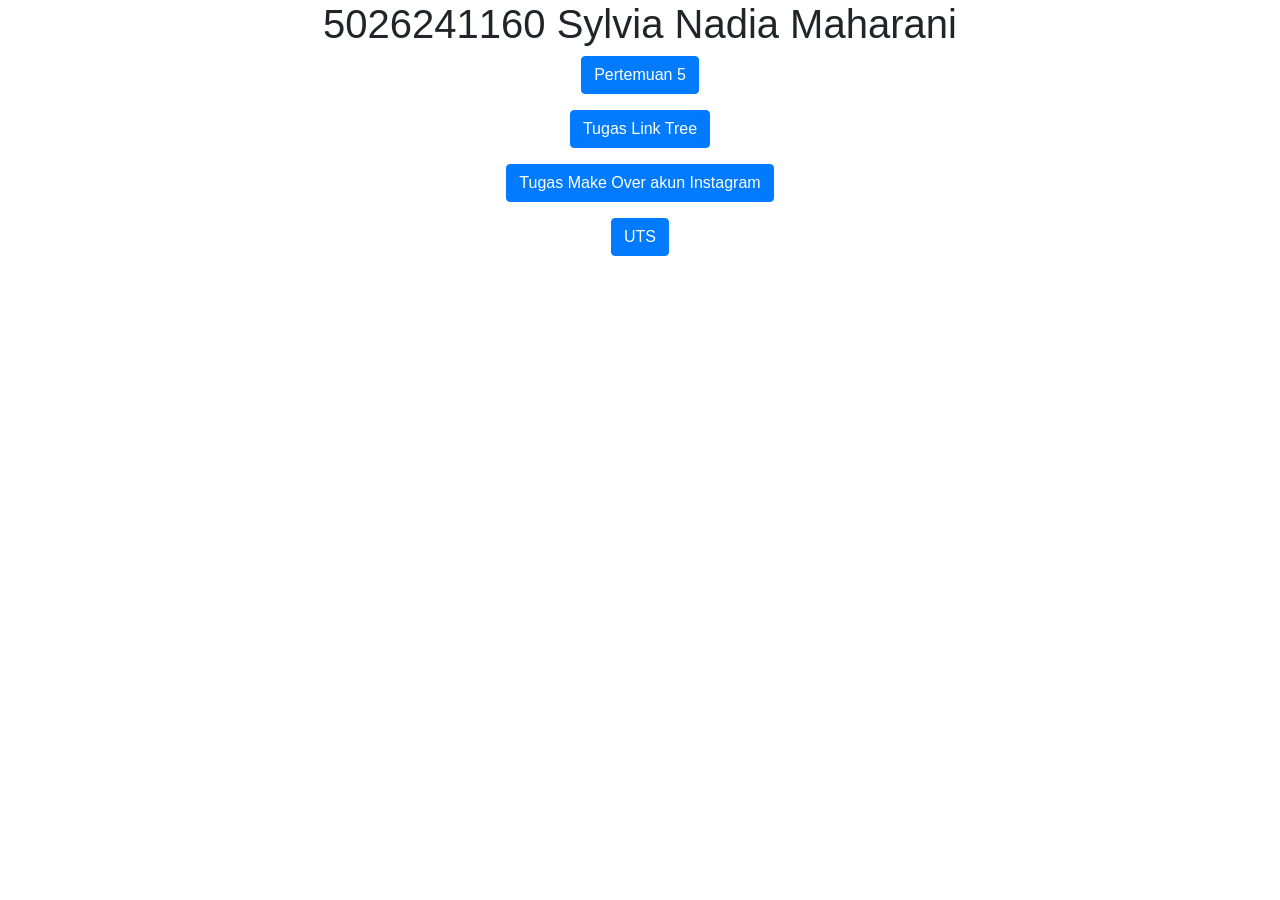
<file: index.html>
<!DOCTYPE html>
<html lang="en">
<head>
  <title>Bootstrap 4 Example</title>
  <meta charset="utf-8">                                    
  <meta name="viewport" content="width=device-width, initial-scale=1">
  <link rel="stylesheet" href="https://cdn.jsdelivr.net/npm/bootstrap@4.6.2/dist/css/bootstrap.min.css">
  <script src="https://cdn.jsdelivr.net/npm/jquery@3.7.1/dist/jquery.slim.min.js"></script>
  <script src="https://cdn.jsdelivr.net/npm/popper.js@1.16.1/dist/umd/popper.min.js"></script>
  <script src="https://cdn.jsdelivr.net/npm/bootstrap@4.6.2/dist/js/bootstrap.bundle.min.js"></script>
</head>
<body>

<div class="container">
    <center>
        <h1>5026241160 Sylvia Nadia Maharani</h1>
        <p> 
            <a href="pertemuan5.html" target="_blank" class="btn btn-primary">
                Pertemuan 5
            </a>
        </p>
        <p>
            <a href="tugas_pertemuan_5.html" target="_blank" class="btn btn-primary">
                Tugas Link Tree
            </a>
        </p>
        <p> 
            <a href="Tugas_ETS.html" target="_blank" class="btn btn-primary">
                Tugas Make Over akun Instagram
            </a>
        </p>
        <p> 
            <a href="5026241160_Sylvia-Nadia-Maharani.html" target="_blank" class="btn btn-primary">
                UTS
            </a>
        </p>
    </center>
</div>

</body>
</html>
</file>
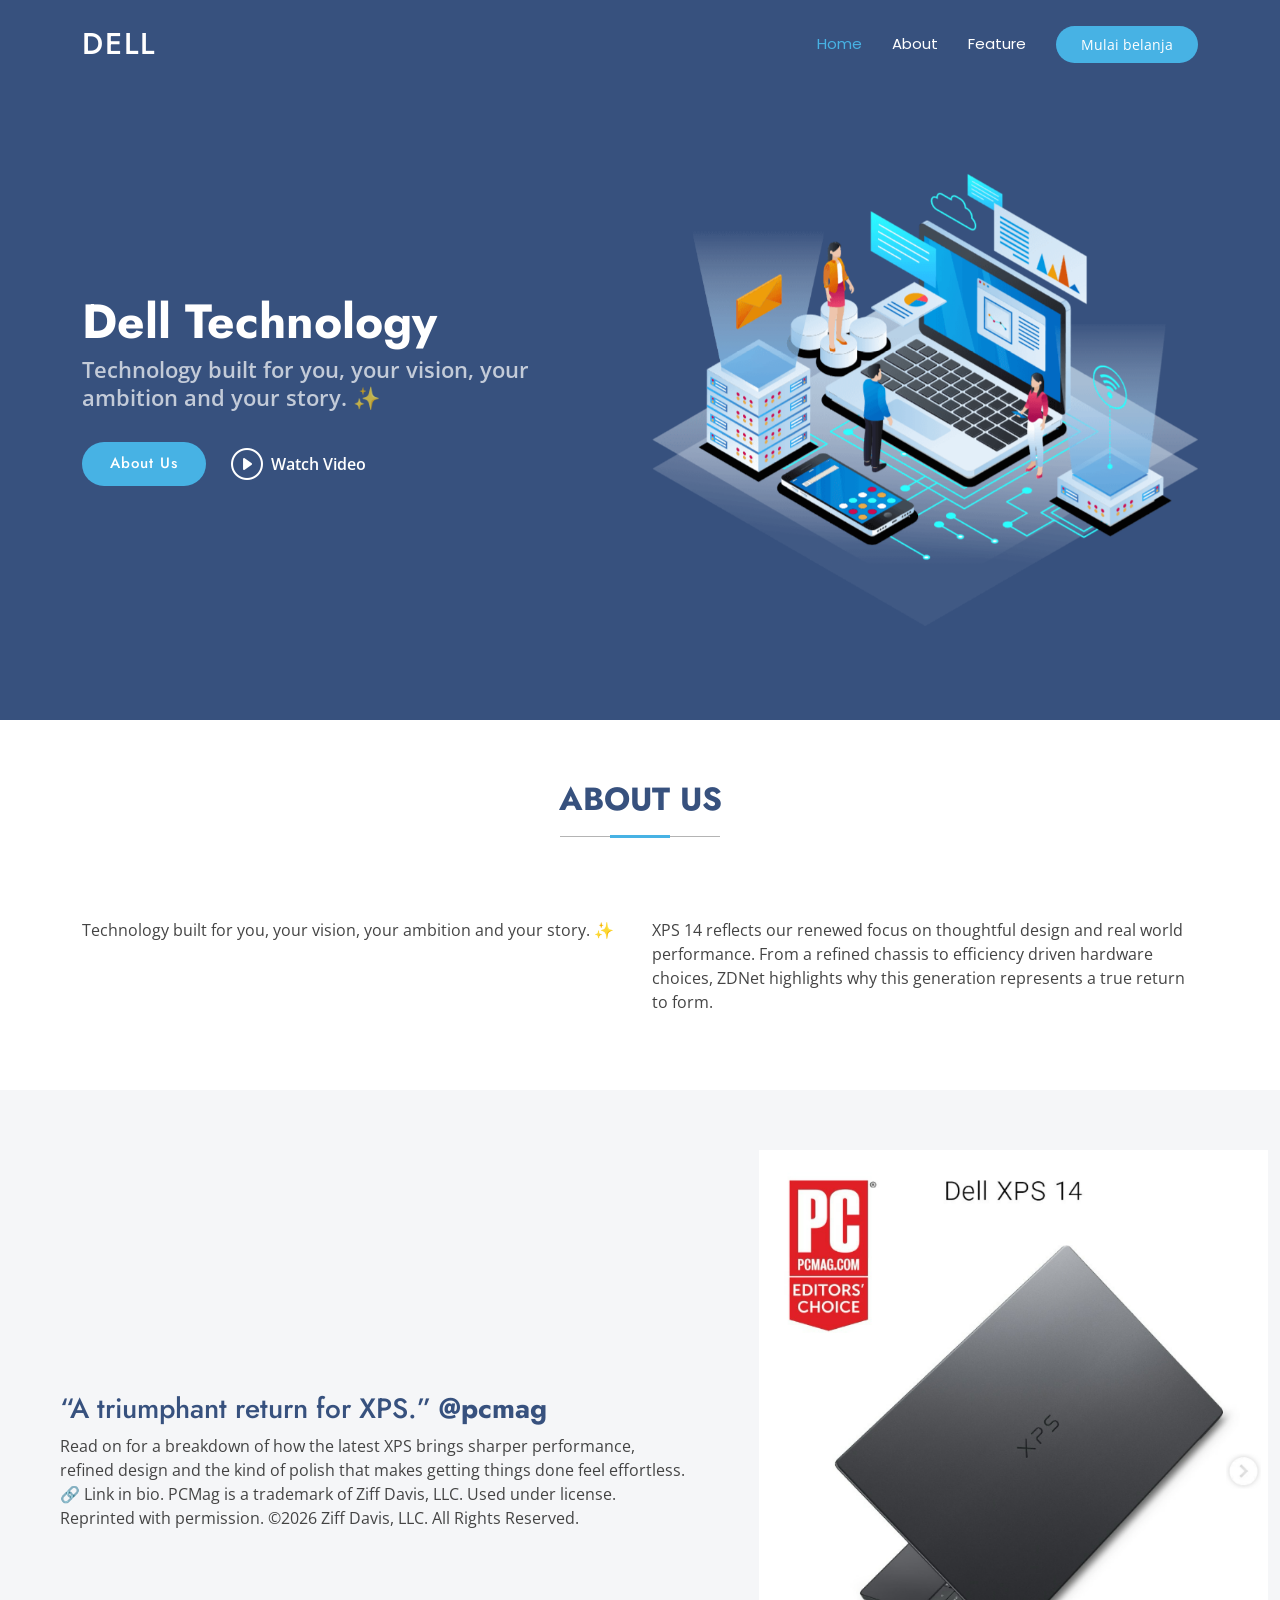
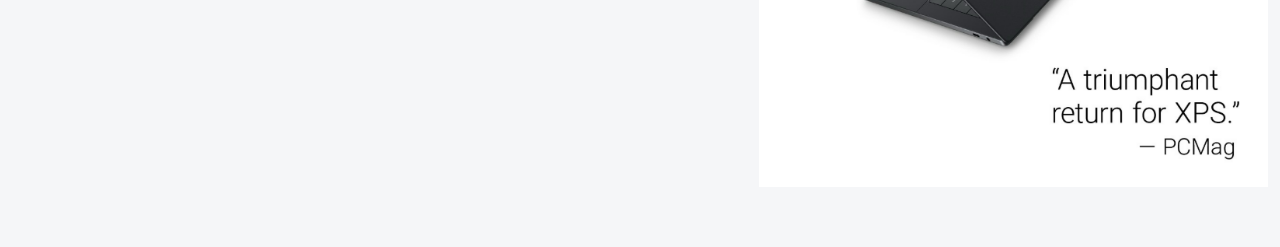
<file: pertemuan5.html>
<!DOCTYPE html>
<html lang="en">

<head>
    <meta charset="utf-8">
    <meta content="width=device-width, initial-scale=1.0" name="viewport">
    <title>Dell</title>
    <meta name="description" content="">
    <meta name="keywords" content="">

    <!-- Favicons -->
    <link href="assets/img/favicon.png" rel="icon">
    <link href="assets/img/apple-touch-icon.png" rel="apple-touch-icon">

    <!-- Fonts -->
    <link href="https://fonts.googleapis.com" rel="preconnect">
    <link href="https://fonts.gstatic.com" rel="preconnect" crossorigin>
    <link
        href="https://fonts.googleapis.com/css2?family=Open+Sans:ital,wght@0,300;0,400;0,500;0,600;0,700;0,800;1,300;1,400;1,500;1,600;1,700;1,800&family=Poppins:ital,wght@0,100;0,200;0,300;0,400;0,500;0,600;0,700;0,800;0,900;1,100;1,200;1,300;1,400;1,500;1,600;1,700;1,800;1,900&family=Jost:ital,wght@0,100;0,200;0,300;0,400;0,500;0,600;0,700;0,800;0,900;1,100;1,200;1,300;1,400;1,500;1,600;1,700;1,800;1,900&display=swap"
        rel="stylesheet">

    <!-- Vendor CSS Files -->
    <link href="assets/vendor/bootstrap/css/bootstrap.min.css" rel="stylesheet">
    <link href="assets/vendor/bootstrap-icons/bootstrap-icons.css" rel="stylesheet">
    <link href="assets/vendor/aos/aos.css" rel="stylesheet">
    <link href="assets/vendor/glightbox/css/glightbox.min.css" rel="stylesheet">
    <link href="assets/vendor/swiper/swiper-bundle.min.css" rel="stylesheet">

    <!-- Main CSS File -->
    <link href="assets/css/main.css" rel="stylesheet">

    <!-- =======================================================
  * Template Name: Arsha
  * Template URL: https://bootstrapmade.com/arsha-free-bootstrap-html-template-corporate/
  * Updated: Feb 22 2025 with Bootstrap v5.3.3
  * Author: BootstrapMade.com
  * License: https://bootstrapmade.com/license/
  ======================================================== -->
</head>

<body class="index-page">
    <header id="header" class="header d-flex align-items-center fixed-top">
        <div class="container-fluid container-xl position-relative d-flex align-items-center">

            <a href="index.html" class="logo d-flex align-items-center me-auto">
                <!-- Uncomment the line below if you also wish to use an image logo -->
                <!-- <img src="assets/img/logo.webp" alt=""> -->
                <h1 class="sitename">Dell</h1>
            </a>

            <nav id="navmenu" class="navmenu">
                <ul>
                    <li><a href="#hero" class="active">Home</a></li>
                    <li><a href="#about">About</a></li>
                    <li><a href="#unggulan">Feature</a></li>
                </ul>
                <i class="mobile-nav-toggle d-xl-none bi bi-list"></i>
            </nav>

            <a class="btn-getstarted" href="#about">Mulai belanja</a>

        </div>
    </header>
    <main class="main">
        <!-- Hero Section -->
        <section id="hero" class="hero section dark-background">

            <div class="container">
                <div class="row gy-4">
                    <div class="col-lg-6 order-2 order-lg-1 d-flex flex-column justify-content-center"
                        data-aos="zoom-out">
                        <h1>Dell Technology</h1>
                        <p>Technology built for you, your vision, your ambition and your story. ✨</p>
                        <div class="d-flex">
                            <a href="#about" class="btn-get-started">About Us</a>
                            <a href="https://www.dellstore.com/laptops.html"
                                class="glightbox btn-watch-video d-flex align-items-center"><i
                                    class="bi bi-play-circle"></i><span>Watch Video</span></a>
                        </div>
                    </div>
                    <div class="col-lg-6 order-1 order-lg-2 hero-img" data-aos="zoom-out" data-aos-delay="200">
                        <img src="assets/img/hero-img.png" class="img-fluid animated" alt="">
                    </div>
                </div>
            </div>

        </section><!-- /Hero Section -->

        <!-- About Section -->
        <section id="about" class="about section">
            <!-- Section Title -->
            <div class="container section-title" data-aos="fade-up">
                <h2>About Us</h2>
            </div><!-- End Section Title -->

            <div class="container">

                <div class="row gy-4">

                    <div class="col-lg-6 content" data-aos="fade-up" data-aos-delay="100">
                        <p>
                            Technology built for you, your vision, your ambition and your story. ✨
                        </p>

                    </div>

                    <div class="col-lg-6" data-aos="fade-up" data-aos-delay="200">
                        <p>XPS 14 reflects our renewed focus on thoughtful design and real world performance. From a
                            refined chassis to efficiency driven hardware choices, ZDNet highlights why this generation
                            represents a true return to form.</p>
                    </div>

                </div>

            </div>

        </section><!-- /About Section -->

         <!-- Unggulan Section -->
    <section id="unggulan" class="section unggulan light-background" data-builder="section">

      <div class="container-fluid">

        <div class="row gy-4">

          <div class="col-lg-7 d-flex flex-column justify-content-center order-2 order-lg-1">

            <div class="content px-xl-5" data-aos="fade-up" data-aos-delay="100">
              <h3><span>“A triumphant return for XPS.” </span><strong>@pcmag</strong></h3>
              <p>
                Read on for a breakdown of how the latest XPS brings sharper performance, refined design and the kind of polish that makes getting things done feel effortless. 🔗 Link in bio.

PCMag is a trademark of Ziff Davis, LLC. Used under license. Reprinted with permission. ©️2026 Ziff Davis, LLC. All Rights Reserved.
              </p>
            </div>

          </div>

          <div class="col-lg-5 order-1 order-lg-2 why-us-img">
            <img src="DELL.png" class="img-fluid" alt="" data-aos="zoom-in" data-aos-delay="100">
          </div>
        </div>

      </div>
    </section><!-- /Why Us Section -->

    </main>
    <!-- Scroll Top -->
    <a href="#" id="scroll-top" class="scroll-top d-flex align-items-center justify-content-center"><i
            class="bi bi-arrow-up-short"></i></a>

    <!-- Preloader -->
    <div id="preloader"></div>

    <!-- Vendor JS Files -->
    <script src="assets/vendor/bootstrap/js/bootstrap.bundle.min.js"></script>
    <script src="assets/vendor/php-email-form/validate.js"></script>
    <script src="assets/vendor/aos/aos.js"></script>
    <script src="assets/vendor/glightbox/js/glightbox.min.js"></script>
    <script src="assets/vendor/swiper/swiper-bundle.min.js"></script>
    <script src="assets/vendor/waypoints/noframework.waypoints.js"></script>
    <script src="assets/vendor/imagesloaded/imagesloaded.pkgd.min.js"></script>
    <script src="assets/vendor/isotope-layout/isotope.pkgd.min.js"></script>

    <!-- Main JS File -->
    <script src="assets/js/main.js"></script>
</body>

</html>
</file>
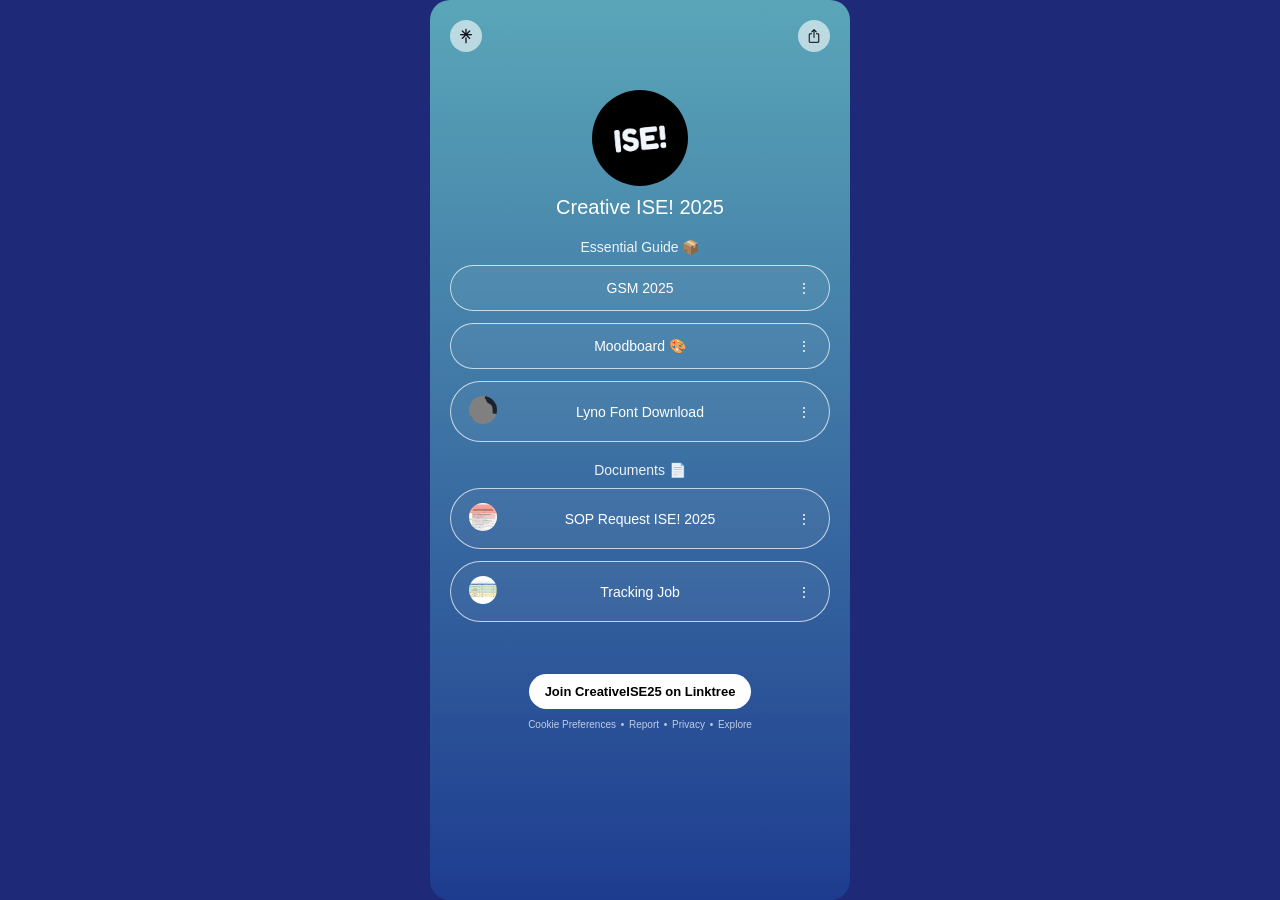
<file: tugas pertemuan 5.html>
<!DOCTYPE html>
<html>

<head>
    <title>Creative ISE! 2025</title>

    <meta name="viewport" content="width=device-width, initial-scale=1.0">

    <style>
        body {
            margin: 0;
            font-family: 'Segoe UI', sans-serif;
            background: #1e2a78;
            display: flex;
            justify-content: center;
        }

        .container {
            position: relative;
            width: 100%;
            max-width: 420px;
            min-height: 100vh;
            padding: 20px;
            border-radius: 20px;
            background: linear-gradient(180deg, #5aa6b8, #1e3c8f);
            box-sizing: border-box;
            color: white;
            text-align: center;
            margin: 0 auto;
        }

        .top-bar {
            position: absolute;
            top: 20px;
            left: 0;
            width: 100%;
            display: flex;
            justify-content: space-between;
            padding: 0 20px;
            box-sizing: border-box;
        }

        .top-icon {
            width: 32px;
            height: 32px;
            background: rgba(255, 255, 255, 0.6);
            border-radius: 50%;
            display: flex;
            align-items: center;
            justify-content: center;
            cursor: pointer;
        }

        .top-icon img {
            width: 16px;
            height: 16px;
        }

        .profile-logo {
            width: 96px;
            height: 96px;
            border-radius: 50%;
            object-fit: cover;
            margin: 70px auto 10px;
            display: block;
        }

        .title {
            margin: 10px 0;
            font-size: 20px;
        }

        .section-label {
            margin: 20px 0 10px;
            font-size: 14px;
            opacity: 0.9;
        }

        .link-button {
            position: relative;
            display: flex;
            align-items: center;
            justify-content: space-between;
            border: 1.5px solid rgba(255, 255, 255, 0.7);
            padding: 14px 18px;
            border-radius: 999px;
            margin-bottom: 12px;
            color: white;
            text-decoration: none;
            font-size: 14px;
            background: rgba(255, 255, 255, 0.05);
            backdrop-filter: blur(4px);
        }

        .link-text {
            position: absolute;
            left: 50%;
            transform: translateX(-50%);
        }

        .link-left img {
            width: 28px;
            height: 28px;
            border-radius: 50%;
            object-fit: cover;
        }

        .footer-button {
            margin: 40px auto 10px;
            background: white;
            color: black;
            padding: 10px 16px;
            border-radius: 20px;
            display: inline-block;
            font-size: 13px;
            font-weight: bold;
            text-decoration: none;
        }

        .footer-text {
            font-size: 10px;
            opacity: 0.7;
        }

        .footer-text a {
            color: white;
            text-decoration: none;
            margin: 0 2px;
        }

        .footer-text a:hover {
            text-decoration: underline;
        }
    </style>
</head>

<body>

    <div class="container">

        <!-- top bar -->
        <div class="top-bar">

            <!-- icon kiri -->
            <a class="top-icon" href="#" target="_blank">
                <img src="linktree icon.png">
            </a>

            <!-- icon kanan -->
            <a class="top-icon" href="#" target="_blank">
                <img src="share icon.png">
            </a>

        </div>

        <!-- logo -->
        <img class="profile-logo" src="logo ise!.png">

        <!-- title -->
        <div class="title">Creative ISE! 2025</div>

        <!-- section -->
        <div class="section-label">Essential Guide 📦</div>

        <a class="link-button" href="#" target="_blank">
            <div class="link-left"></div>
            <div class="link-text">GSM 2025</div>
            <div>⋮</div>
        </a>

        <a class="link-button" href="#" target="_blank">
            <div class="link-left"></div>
            <div class="link-text">Moodboard 🎨</div>
            <div>⋮</div>
        </a>

        <a class="link-button" href="#" target="_blank">
            <div class="link-left">
                <img src="lyno pic.png">
            </div>
            <div class="link-text">Lyno Font Download</div>
            <div>⋮</div>
        </a>

        <!-- section -->
        <div class="section-label">Documents 📄</div>

        <a class="link-button" href="#" target="_blank">
            <div class="link-left">
                <img src="SOP img.png">
            </div>
            <div class="link-text">SOP Request ISE! 2025</div>
            <div>⋮</div>
        </a>

        <a class="link-button" href="#" target="_blank">
            <div class="link-left">
                <img src="job img.png">
            </div>
            <div class="link-text">Tracking Job</div>
            <div>⋮</div>
        </a>

        <!-- footer button -->
        <a class="footer-button" href="#" target="_blank">
            Join CreativeISE25 on Linktree
        </a>

        <!-- footer links -->
        <div class="footer-text">
            <a href="#">Cookie Preferences</a> •
            <a href="#">Report</a> •
            <a href="#">Privacy</a> •
            <a href="#">Explore</a>
        </div>

    </div>

</body>

</html>
</file>
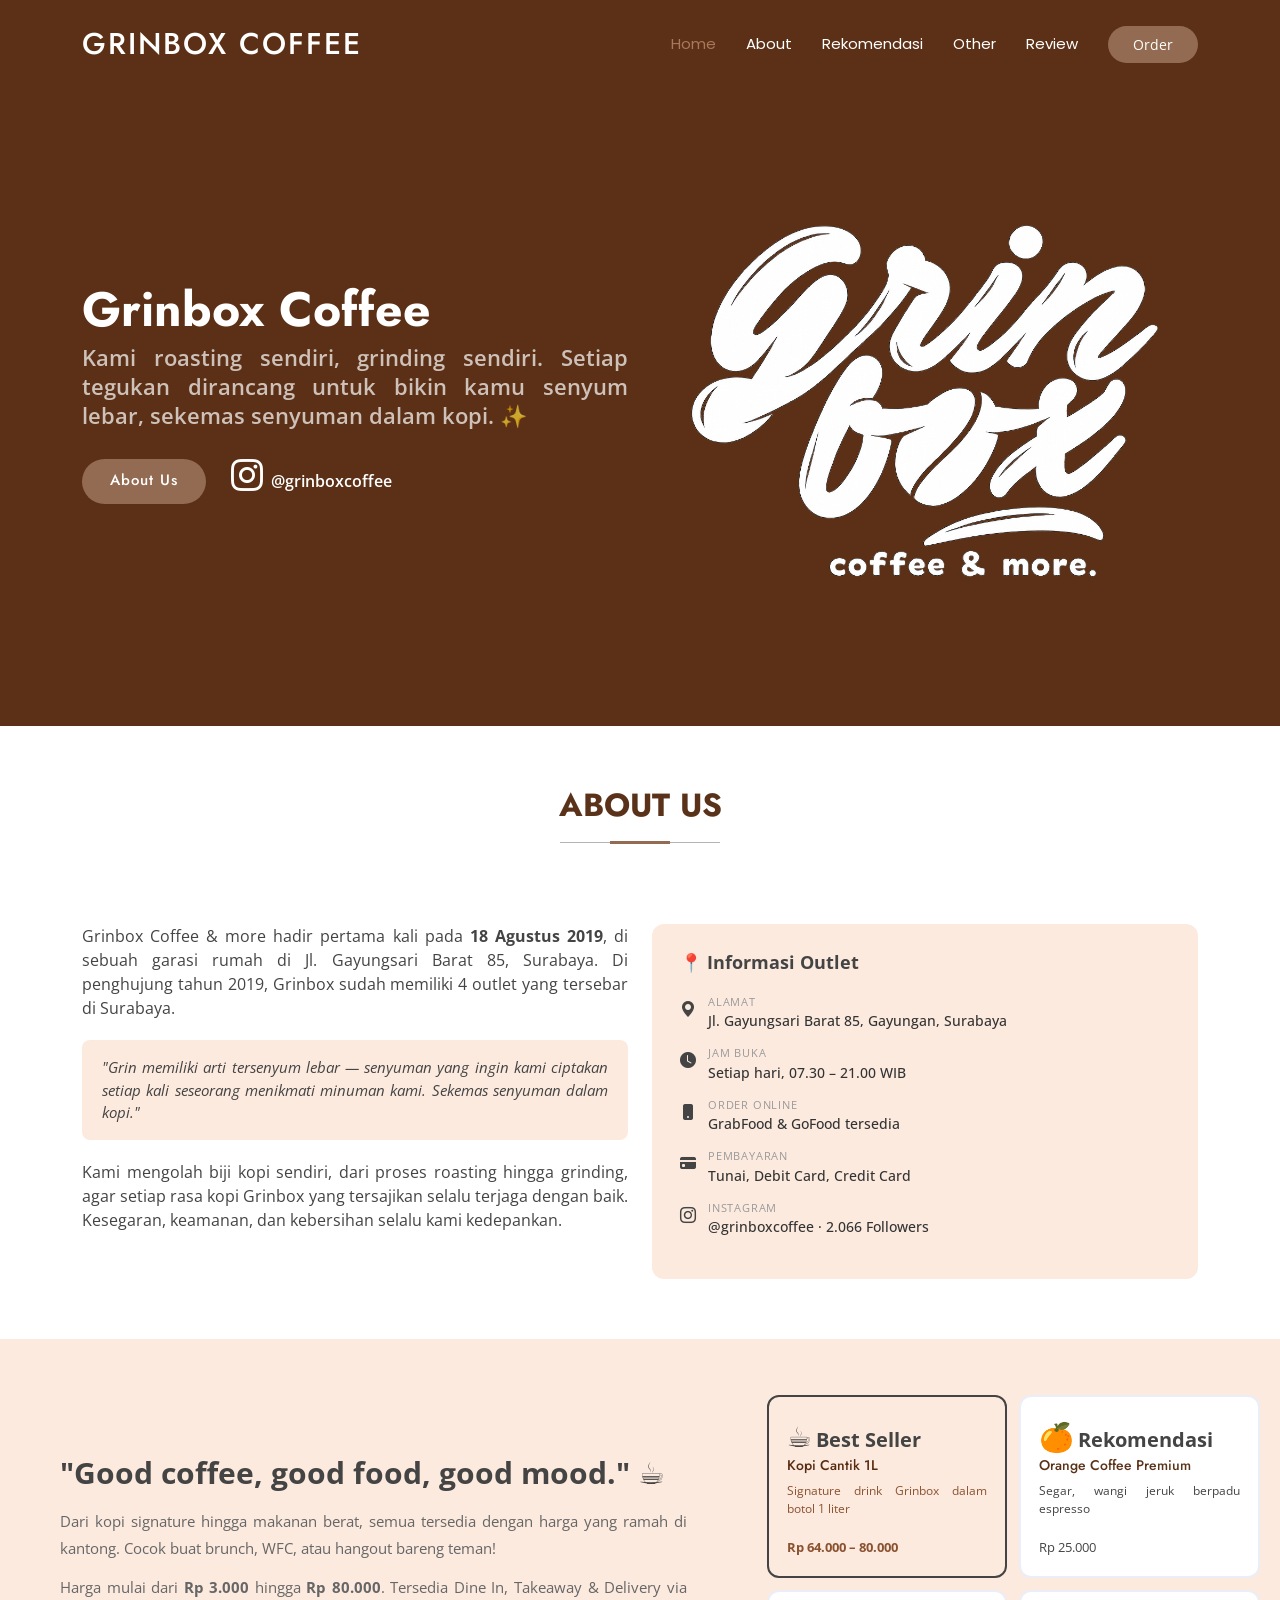
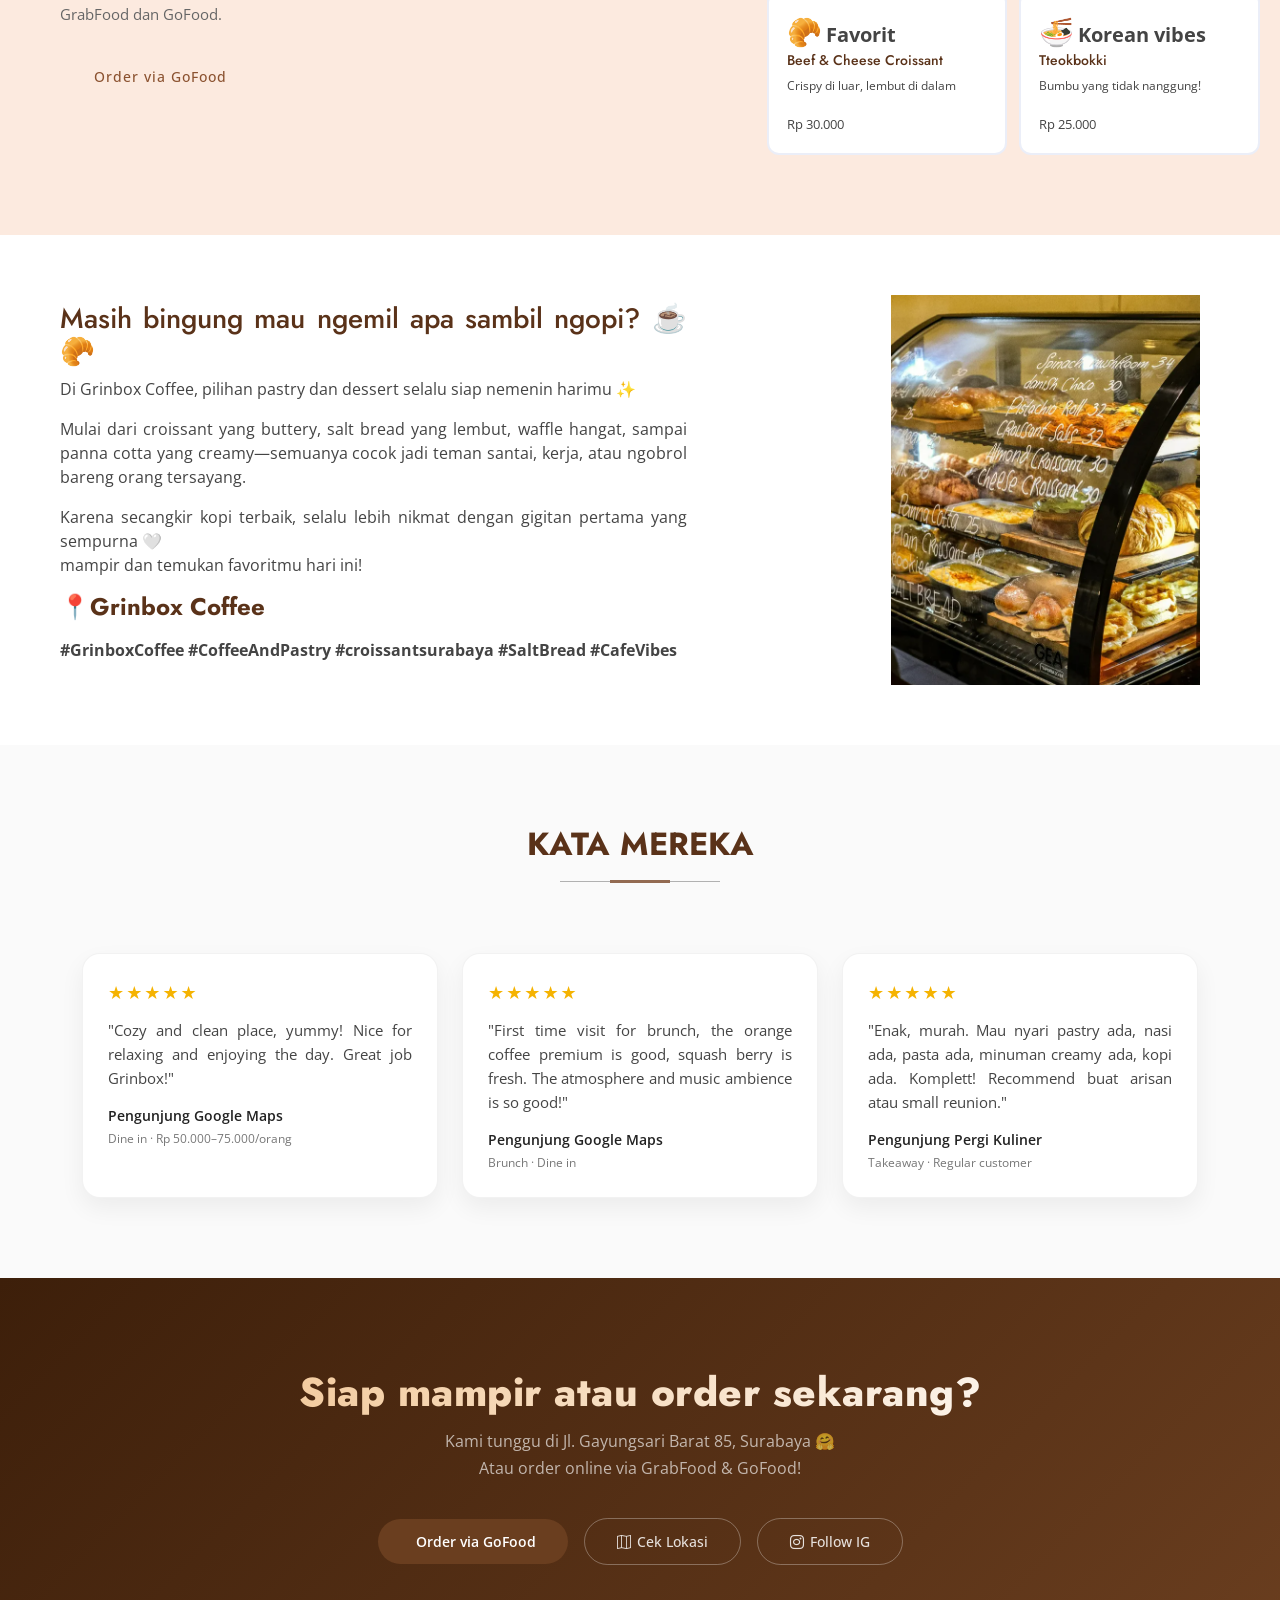
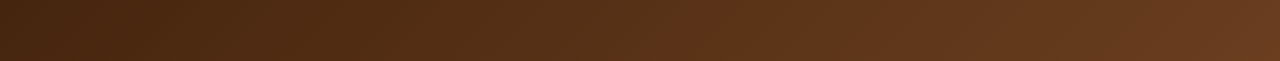
<file: Tugas_ETS.html>
<!DOCTYPE html>
<html lang="en">

<head>
    <meta charset="utf-8">
    <meta content="width=device-width, initial-scale=1.0" name="viewport">
    <title>Grinbox Coffee</title>
    <meta name="description" content="">
    <meta name="keywords" content="">

    <!-- Favicons -->
    <link href="assets/img/favicon.png" rel="icon">
    <link href="assets/img/apple-touch-icon.png" rel="apple-touch-icon">

    <!-- Fonts -->
    <link href="https://fonts.googleapis.com" rel="preconnect">
    <link href="https://fonts.gstatic.com" rel="preconnect" crossorigin>
    <link
        href="https://fonts.googleapis.com/css2?family=Open+Sans:ital,wght@0,300;0,400;0,500;0,600;0,700;0,800;1,300;1,400;1,500;1,600;1,700;1,800&family=Poppins:ital,wght@0,100;0,200;0,300;0,400;0,500;0,600;0,700;0,800;0,900;1,100;1,200;1,300;1,400;1,500;1,600;1,700;1,800;1,900&family=Jost:ital,wght@0,100;0,200;0,300;0,400;0,500;0,600;0,700;0,800;0,900;1,100;1,200;1,300;1,400;1,500;1,600;1,700;1,800;1,900&display=swap"
        rel="stylesheet">

    <!-- Vendor CSS Files -->
    <link href="assets/vendor/bootstrap/css/bootstrap.min.css" rel="stylesheet">
    <link href="assets/vendor/bootstrap-icons/bootstrap-icons.css" rel="stylesheet">
    <link href="assets/vendor/aos/aos.css" rel="stylesheet">
    <link href="assets/vendor/glightbox/css/glightbox.min.css" rel="stylesheet">
    <link href="assets/vendor/swiper/swiper-bundle.min.css" rel="stylesheet">

    <!-- Main CSS File -->
    <link href="assets/css/instagram.css" rel="stylesheet">

    <!-- =======================================================
  * Template Name: Arsha
  * Template URL: https://bootstrapmade.com/arsha-free-bootstrap-html-template-corporate/
  * Updated: Feb 22 2025 with Bootstrap v5.3.3
  * Author: BootstrapMade.com
  * License: https://bootstrapmade.com/license/
  ======================================================== -->
</head>

<body class="index-page">
    <header id="header" class="header d-flex align-items-center fixed-top">
        <div class="container-fluid container-xl position-relative d-flex align-items-center">

            <a href="index.html" class="logo d-flex align-items-center me-auto">
                <!-- Uncomment the line below if you also wish to use an image logo -->
                <!-- <img src="assets/img/logo.webp" alt=""> -->
                <h1 class="sitename">Grinbox Coffee</h1>
            </a>

            <nav id="navmenu" class="navmenu">
                <ul>
                    <li><a href="#hero" class="active">Home</a></li>
                    <li><a href="#about">About</a></li>
                    <li><a href="#rekomendasi">Rekomendasi</a></li>
                    <li><a href="#other">Other</a></li>
                    <li><a href="#review">Review</a></li>
                </ul>
                <i class="mobile-nav-toggle d-xl-none bi bi-list"></i>
            </nav>

            <a class="btn-getstarted" href="#footer">Order</a>

        </div>
    </header>
    <main class="main">
        <!-- Hero Section -->
        <section id="hero" class="hero section dark-background">

            <div class="container">
                <div class="row gy-4">
                    <div class="col-lg-6 order-2 order-lg-1 d-flex flex-column justify-content-center"
                        data-aos="zoom-out">
                        <h1>Grinbox Coffee</h1>
                        <p>Kami roasting sendiri, grinding sendiri. Setiap tegukan dirancang untuk bikin kamu senyum
                            lebar, sekemas senyuman dalam kopi. ✨</p>
                        <div class="d-flex">
                            <a href="#about" class="btn-get-started">About Us</a>
                            <a href="https://www.instagram.com/grinboxcoffee/" target="_blank" class="btn-watch-video">
                                <i class="bi bi-instagram"></i><span>@grinboxcoffee</span>
                            </a>
                        </div>
                    </div>
                    <div class="col-lg-6 order-1 order-lg-2 hero-img" data-aos="zoom-out" data-aos-delay="200">
                        <img src="logo grinbox bnw.png" class="img-fluid animated" alt="">
                    </div>
                </div>
            </div>

        </section><!-- /Hero Section -->

        <!-- About Section -->
        <section id="about" class="about section">
            <!-- Section Title -->
            <div class="container section-title" data-aos="fade-up">
                <h2>About Us</h2>
            </div><!-- End Section Title -->

            <div class="container">

                <div class="row gy-4">

                    <div class="col-lg-6 content">
                        <p>Grinbox Coffee &amp; more hadir pertama kali pada <strong>18 Agustus 2019</strong>, di sebuah
                            garasi rumah di Jl. Gayungsari Barat 85, Surabaya. Di penghujung tahun 2019, Grinbox sudah
                            memiliki 4 outlet yang tersebar di Surabaya.</p>
                        <div class="quote-box">"Grin memiliki arti tersenyum lebar — senyuman yang ingin kami ciptakan
                            setiap kali seseorang menikmati minuman kami. Sekemas senyuman dalam kopi."</div>
                        <p>Kami mengolah biji kopi sendiri, dari proses roasting hingga grinding, agar setiap rasa kopi
                            Grinbox yang tersajikan selalu terjaga dengan baik. Kesegaran, keamanan, dan kebersihan
                            selalu kami kedepankan.</p>
                    </div>

                    <div class="col-lg-6">
                        <div class="info-box">
                            <h3>📍 Informasi Outlet</h3>
                            <div class="info-row">
                                <i class="bi bi-geo-alt-fill"></i>
                                <div>
                                    <div class="lbl">Alamat</div>
                                    <div class="val">Jl. Gayungsari Barat 85, Gayungan, Surabaya</div>
                                </div>
                            </div>
                            <div class="info-row">
                                <i class="bi bi-clock-fill"></i>
                                <div>
                                    <div class="lbl">Jam Buka</div>
                                    <div class="val">Setiap hari, 07.30 – 21.00 WIB</div>
                                </div>
                            </div>
                            <div class="info-row">
                                <i class="bi bi-phone-fill"></i>
                                <div>
                                    <div class="lbl">Order Online</div>
                                    <div class="val">GrabFood &amp; GoFood tersedia</div>
                                </div>
                            </div>
                            <div class="info-row">
                                <i class="bi bi-credit-card-fill"></i>
                                <div>
                                    <div class="lbl">Pembayaran</div>
                                    <div class="val">Tunai, Debit Card, Credit Card</div>
                                </div>
                            </div>
                            <div class="info-row">
                                <i class="bi bi-instagram"></i>
                                <div>
                                    <div class="lbl">Instagram</div>
                                    <div class="val">@grinboxcoffee · 2.066 Followers</div>
                                </div>
                            </div>
                        </div>
                    </div>

                </div>

            </div>

        </section><!-- /About Section -->

        <!-- Rekomendasi Section -->
        <section id="rekomendasi" class="section unggulan light-background" data-builder="section">

            <div class="container-fluid">

                <div class="row gy-4">

                    <div class="container-fluid">
                        <div class="row gy-4">
                            <div class="col-lg-7 d-flex flex-column justify-content-center order-2 order-lg-1">
                                <div class="content px-xl-5">
                                    <h3><span>"Good coffee, good food,</span> good mood." ☕</h3>
                                    <p>Dari kopi signature hingga makanan berat, semua tersedia dengan harga yang ramah
                                        di kantong. Cocok buat brunch, WFC, atau hangout bareng teman!</p>
                                    <p>Harga mulai dari <strong>Rp 3.000</strong> hingga <strong>Rp 80.000</strong>.
                                        Tersedia Dine In, Takeaway &amp; Delivery via GrabFood dan GoFood.</p>
                                    <a href="#" target="_blank" class="btn-get-started d-inline-block mt-3">
                                        <i class="bi bi-bag2" style="margin-right:6px;"></i>Order via GoFood
                                    </a>
                                </div>
                            </div>
                            <div class="col-lg-5 order-1 order-lg-2" style="padding: 20px;">
                                <div class="menu-grid">
                                    <div class="menu-card featured">
                                        <span class="mc-icon">☕</span>
                                        <span class="mc-badge">Best Seller</span>
                                        <h4>Kopi Cantik 1L</h4>
                                        <p class="mc-desc">Signature drink Grinbox dalam botol 1 liter</p>
                                        <span class="mc-price">Rp 64.000 – 80.000</span>
                                    </div>
                                    <div class="menu-card">
                                        <span class="mc-icon">🍊</span>
                                        <span class="mc-badge">Rekomendasi</span>
                                        <h4>Orange Coffee Premium</h4>
                                        <p class="mc-desc">Segar, wangi jeruk berpadu espresso</p>
                                        <span class="mc-price">Rp 25.000</span>
                                    </div>
                                    <div class="menu-card">
                                        <span class="mc-icon">🥐</span>
                                        <span class="mc-badge">Favorit</span>
                                        <h4>Beef &amp; Cheese Croissant</h4>
                                        <p class="mc-desc">Crispy di luar, lembut di dalam</p>
                                        <span class="mc-price">Rp 30.000</span>
                                    </div>
                                    <div class="menu-card">
                                        <span class="mc-icon">🍜</span>
                                        <span class="mc-badge">Korean vibes</span>
                                        <h4>Tteokbokki</h4>
                                        <p class="mc-desc">Bumbu yang tidak nanggung!</p>
                                        <span class="mc-price">Rp 25.000</span>
                                    </div>
                                </div>
                            </div>
                        </div>
                    </div>
                </div>
            </div>
        </section>

        <!-- Other Section -->
        <section id="other">

            <div class="container-fluid">

                <div class="row gy-4">

                    <div class="col-lg-7 d-flex flex-column justify-content-center order-2 order-lg-1">

                        <div class="content px-xl-5" data-aos="fade-up" data-aos-delay="100">
                            <h3><span>Masih bingung mau ngemil apa sambil ngopi? ☕🥐 </span></h3>
                            <p>
                                Di Grinbox Coffee, pilihan pastry dan dessert selalu siap nemenin harimu ✨ </p>
                            <P>
                                Mulai dari croissant yang buttery, salt bread yang lembut, waffle hangat, sampai panna
                                cotta yang creamy—semuanya cocok jadi teman santai, kerja, atau ngobrol bareng orang
                                tersayang. </P>
                            Karena secangkir kopi terbaik, selalu lebih nikmat dengan gigitan pertama yang sempurna
                            🤍
                            <p>
                                mampir dan temukan favoritmu hari ini!</p>
                            <p>
                            <H4><strong>📍Grinbox Coffee</strong></H4>
                            </p>
                            <p>
                                <strong>#GrinboxCoffee #CoffeeAndPastry #croissantsurabaya #SaltBread
                                    #CafeVibes</strong>
                            </p>
                            </p>
                        </div>

                    </div>

                    <div class="col-lg-5 order-1 order-lg-2 why-us-img">
                        <img src="Screenshot 2026-04-30 173034.png" class="img-fluid" alt="" data-aos="zoom-in"
                            data-aos-delay="100">
                    </div>
                </div>

            </div>
        </section><!-- /other Section -->

        <!-- Review Section -->
        <section id="review" class="review section">
            <div class="container section-title">
                <h2>Kata Mereka</h2>
            </div>
            <div class="container">
                <div class="row gy-4">
                    <div class="col-md-4">
                        <div class="review-card">
                            <div class="stars">★★★★★</div>
                            <p>"Cozy and clean place, yummy! Nice for relaxing and enjoying the day. Great job Grinbox!"</p>
                            <div class="reviewer">Pengunjung Google Maps</div>
                            <div class="rev-date">Dine in · Rp 50.000–75.000/orang</div>
                        </div>
                    </div>
                    <div class="col-md-4">
                        <div class="review-card">
                            <div class="stars">★★★★★</div>
                            <p>"First time visit for brunch, the orange coffee premium is good, squash berry is fresh. The atmosphere and music ambience is so good!"</p>
                            <div class="reviewer">Pengunjung Google Maps</div>
                            <div class="rev-date">Brunch · Dine in</div>
                        </div>
                    </div>
                    <div class="col-md-4">
                        <div class="review-card">
                            <div class="stars">★★★★★</div>
                            <p>"Enak, murah. Mau nyari pastry ada, nasi ada, pasta ada, minuman creamy ada, kopi ada. Komplett! Recommend buat arisan atau small reunion."</p>
                            <div class="reviewer">Pengunjung Pergi Kuliner</div>
                            <div class="rev-date">Takeaway · Regular customer</div>
                        </div>
                    </div>
                </div>
            </div>
        </section> <!-- /Review Section -->

        <!-- Footer Section -->
        <section id="footer" class="cta-footer">
            <div class="container">
                <h2>Siap mampir atau order sekarang?</h2>
                <p>Kami tunggu di Jl. Gayungsari Barat 85, Surabaya 🤗<br>Atau order online via GrabFood &amp; GoFood!
                </p>
                <div>
                    <a href="https://gofood.co.id" target="_blank" class="btn-order">
                        <i class="bi bi-bag2" style="margin-right:6px;"></i>Order via GoFood
                    </a>
                    <a href="https://maps.google.com/?q=Grinbox+Coffee+Gayungsari+Surabaya" target="_blank"
                        class="btn-outline">
                        <i class="bi bi-map" style="margin-right:6px;"></i>Cek Lokasi
                    </a>
                    <a href="https://www.instagram.com/grinboxcoffee/" target="_blank" class="btn-outline">
                        <i class="bi bi-instagram" style="margin-right:6px;"></i>Follow IG
                    </a>
                </div>
            </div>
        </section><!-- /footer Section-->

    </main>
    <!-- Scroll Top -->
    <a href="#" id="scroll-top" class="scroll-top d-flex align-items-center justify-content-center"><i
            class="bi bi-arrow-up-short"></i></a>

    <!-- Preloader -->
    <div id="preloader"></div>

    <!-- Vendor JS Files -->
    <script src="assets/vendor/bootstrap/js/bootstrap.bundle.min.js"></script>
    <script src="assets/vendor/php-email-form/validate.js"></script>
    <script src="assets/vendor/aos/aos.js"></script>
    <script src="assets/vendor/glightbox/js/glightbox.min.js"></script>
    <script src="assets/vendor/swiper/swiper-bundle.min.js"></script>
    <script src="assets/vendor/waypoints/noframework.waypoints.js"></script>
    <script src="assets/vendor/imagesloaded/imagesloaded.pkgd.min.js"></script>
    <script src="assets/vendor/isotope-layout/isotope.pkgd.min.js"></script>

    <!-- Main JS File -->
    <script src="assets/js/main.js"></script>
</body>

</html>
</file>
<file: assets/css/main.css>
/**
* Template Name: Arsha
* Template URL: https://bootstrapmade.com/arsha-free-bootstrap-html-template-corporate/
* Updated: Feb 22 2025 with Bootstrap v5.3.3
* Author: BootstrapMade.com
* License: https://bootstrapmade.com/license/
*/

/*--------------------------------------------------------------
# Font & Color Variables
# Help: https://bootstrapmade.com/color-system/
--------------------------------------------------------------*/
/* Fonts */
:root {
  --default-font: "Open Sans",  system-ui, -apple-system, "Segoe UI", Roboto, "Helvetica Neue", Arial, "Noto Sans", "Liberation Sans", sans-serif, "Apple Color Emoji", "Segoe UI Emoji", "Segoe UI Symbol", "Noto Color Emoji";
  --heading-font: "Jost",  sans-serif;
  --nav-font: "Poppins",  sans-serif;
}

/* Global Colors - The following color variables are used throughout the website. Updating them here will change the color scheme of the entire website */
:root { 
  --background-color: #ffffff; /* Background color for the entire website, including individual sections */
  --default-color: #444444; /* Default color used for the majority of the text content across the entire website */
  --heading-color: #37517e; /* Color for headings, subheadings and title throughout the website */
  --accent-color: #47b2e4; /* Accent color that represents your brand on the website. It's used for buttons, links, and other elements that need to stand out */
  --surface-color: #ffffff; /* The surface color is used as a background of boxed elements within sections, such as cards, icon boxes, or other elements that require a visual separation from the global background. */
  --contrast-color: #ffffff; /* Contrast color for text, ensuring readability against backgrounds of accent, heading, or default colors. */
}

/* Nav Menu Colors - The following color variables are used specifically for the navigation menu. They are separate from the global colors to allow for more customization options */
:root {
  --nav-color: #ffffff;  /* The default color of the main navmenu links */
  --nav-hover-color: #47b2e4; /* Applied to main navmenu links when they are hovered over or active */
  --nav-mobile-background-color: #ffffff; /* Used as the background color for mobile navigation menu */
  --nav-dropdown-background-color: #ffffff; /* Used as the background color for dropdown items that appear when hovering over primary navigation items */
  --nav-dropdown-color: #444444; /* Used for navigation links of the dropdown items in the navigation menu. */
  --nav-dropdown-hover-color: #47b2e4; /* Similar to --nav-hover-color, this color is applied to dropdown navigation links when they are hovered over. */
}

/* Color Presets - These classes override global colors when applied to any section or element, providing reuse of the sam color scheme. */

.light-background {
  --background-color: #f5f6f8;
  --surface-color: #ffffff;
}

.dark-background {
  --background-color: #37517e;
  --default-color: #ffffff;
  --heading-color: #ffffff;
  --surface-color: #4668a2;
  --contrast-color: #ffffff;
}

/* Smooth scroll */
:root {
  scroll-behavior: smooth;
}

/*--------------------------------------------------------------
# General Styling & Shared Classes
--------------------------------------------------------------*/
body {
  color: var(--default-color);
  background-color: var(--background-color);
  font-family: var(--default-font);
}

a {
  color: var(--accent-color);
  text-decoration: none;
  transition: 0.3s;
}

a:hover {
  color: color-mix(in srgb, var(--accent-color), transparent 25%);
  text-decoration: none;
}

h1,
h2,
h3,
h4,
h5,
h6 {
  color: var(--heading-color);
  font-family: var(--heading-font);
}

/* PHP Email Form Messages
------------------------------*/
.php-email-form .error-message {
  display: none;
  background: #df1529;
  color: #ffffff;
  text-align: left;
  padding: 15px;
  margin-bottom: 24px;
  font-weight: 600;
}

.php-email-form .sent-message {
  display: none;
  color: #ffffff;
  background: #059652;
  text-align: center;
  padding: 15px;
  margin-bottom: 24px;
  font-weight: 600;
}

.php-email-form .loading {
  display: none;
  background: var(--surface-color);
  text-align: center;
  padding: 15px;
  margin-bottom: 24px;
}

.php-email-form .loading:before {
  content: "";
  display: inline-block;
  border-radius: 50%;
  width: 24px;
  height: 24px;
  margin: 0 10px -6px 0;
  border: 3px solid var(--accent-color);
  border-top-color: var(--surface-color);
  animation: php-email-form-loading 1s linear infinite;
}

@keyframes php-email-form-loading {
  0% {
    transform: rotate(0deg);
  }

  100% {
    transform: rotate(360deg);
  }
}

/*--------------------------------------------------------------
# Global Header
--------------------------------------------------------------*/
.header {
  --background-color: #3d4d6a;
  --heading-color: #ffffff;
  color: var(--default-color);
  background-color: var(--background-color);
  padding: 15px 0;
  transition: all 0.5s;
  z-index: 997;
}

.header .logo {
  line-height: 1;
}

.header .logo img {
  max-height: 36px;
  margin-right: 8px;
}

.header .logo h1 {
  font-size: 30px;
  margin: 0;
  font-weight: 500;
  color: var(--heading-color);
  letter-spacing: 2px;
  text-transform: uppercase;
}

.header .btn-getstarted,
.header .btn-getstarted:focus {
  color: var(--contrast-color);
  background: var(--accent-color);
  font-size: 14px;
  padding: 8px 25px;
  margin: 0 0 0 30px;
  border-radius: 50px;
  transition: 0.3s;
}

.header .btn-getstarted:hover,
.header .btn-getstarted:focus:hover {
  color: var(--contrast-color);
  background: color-mix(in srgb, var(--accent-color), transparent 15%);
}

@media (max-width: 1200px) {
  .header .logo {
    order: 1;
  }

  .header .btn-getstarted {
    order: 2;
    margin: 0 15px 0 0;
    padding: 6px 15px;
  }

  .header .navmenu {
    order: 3;
  }
}

/* Index Page Header
------------------------------*/
.index-page .header {
  --background-color: rgba(255, 255, 255, 0);
  --heading-color: #ffffff;
  --nav-color: #ffffff;
}

/* Index Page Header on Scroll
------------------------------*/
.index-page.scrolled .header {
  --background-color: rgba(40, 58, 90, 0.9);
}

/*--------------------------------------------------------------
# Navigation Menu
--------------------------------------------------------------*/
/* Desktop Navigation */
@media (min-width: 1200px) {
  .navmenu {
    padding: 0;
  }

  .navmenu ul {
    margin: 0;
    padding: 0;
    display: flex;
    list-style: none;
    align-items: center;
  }

  .navmenu li {
    position: relative;
  }

  .navmenu a,
  .navmenu a:focus {
    color: var(--nav-color);
    padding: 18px 15px;
    font-size: 15px;
    font-family: var(--nav-font);
    font-weight: 400;
    display: flex;
    align-items: center;
    justify-content: space-between;
    white-space: nowrap;
    transition: 0.3s;
  }

  .navmenu a i,
  .navmenu a:focus i {
    font-size: 12px;
    line-height: 0;
    margin-left: 5px;
    transition: 0.3s;
  }

  .navmenu li:last-child a {
    padding-right: 0;
  }

  .navmenu li:hover>a,
  .navmenu .active,
  .navmenu .active:focus {
    color: var(--nav-hover-color);
  }

  .navmenu .dropdown ul {
    margin: 0;
    padding: 10px 0;
    background: var(--nav-dropdown-background-color);
    display: block;
    position: absolute;
    visibility: hidden;
    left: 14px;
    top: 130%;
    opacity: 0;
    transition: 0.3s;
    border-radius: 4px;
    z-index: 99;
    box-shadow: 0px 0px 30px rgba(0, 0, 0, 0.1);
  }

  .navmenu .dropdown ul li {
    min-width: 200px;
  }

  .navmenu .dropdown ul a {
    padding: 10px 20px;
    font-size: 15px;
    text-transform: none;
    color: var(--nav-dropdown-color);
  }

  .navmenu .dropdown ul a i {
    font-size: 12px;
  }

  .navmenu .dropdown ul a:hover,
  .navmenu .dropdown ul .active:hover,
  .navmenu .dropdown ul li:hover>a {
    color: var(--nav-dropdown-hover-color);
  }

  .navmenu .dropdown:hover>ul {
    opacity: 1;
    top: 100%;
    visibility: visible;
  }

  .navmenu .dropdown .dropdown ul {
    top: 0;
    left: -90%;
    visibility: hidden;
  }

  .navmenu .dropdown .dropdown:hover>ul {
    opacity: 1;
    top: 0;
    left: -100%;
    visibility: visible;
  }

  .navmenu .megamenu {
    position: static;
  }

  .navmenu .megamenu ul {
    margin: 0;
    padding: 10px;
    background: var(--nav-dropdown-background-color);
    box-shadow: 0px 0px 20px rgba(0, 0, 0, 0.1);
    position: absolute;
    top: 130%;
    left: 0;
    right: 0;
    visibility: hidden;
    opacity: 0;
    display: flex;
    transition: 0.3s;
    border-radius: 4px;
    z-index: 99;
  }

  .navmenu .megamenu ul li {
    flex: 1;
  }

  .navmenu .megamenu ul li a,
  .navmenu .megamenu ul li:hover>a {
    padding: 10px 20px;
    font-size: 15px;
    color: var(--nav-dropdown-color);
  }

  .navmenu .megamenu ul li a:hover,
  .navmenu .megamenu ul li .active,
  .navmenu .megamenu ul li .active:hover {
    color: var(--nav-dropdown-hover-color);
  }

  .navmenu .megamenu:hover>ul {
    opacity: 1;
    top: 100%;
    visibility: visible;
  }

  .navmenu .dd-box-shadow {
    box-shadow: 0px 0px 30px rgba(0, 0, 0, 0.1);
  }
}

/* Mobile Navigation */
@media (max-width: 1199px) {
  .mobile-nav-toggle {
    color: var(--nav-color);
    font-size: 28px;
    line-height: 0;
    margin-right: 10px;
    cursor: pointer;
    transition: color 0.3s;
  }

  .navmenu {
    padding: 0;
    z-index: 9997;
  }

  .navmenu ul {
    display: none;
    list-style: none;
    position: absolute;
    inset: 60px 20px 20px 20px;
    padding: 10px 0;
    margin: 0;
    border-radius: 6px;
    background-color: var(--nav-mobile-background-color);
    overflow-y: auto;
    transition: 0.3s;
    z-index: 9998;
    box-shadow: 0px 0px 30px rgba(0, 0, 0, 0.1);
  }

  .navmenu a,
  .navmenu a:focus {
    color: var(--nav-dropdown-color);
    padding: 10px 20px;
    font-family: var(--nav-font);
    font-size: 17px;
    font-weight: 500;
    display: flex;
    align-items: center;
    justify-content: space-between;
    white-space: nowrap;
    transition: 0.3s;
  }

  .navmenu a i,
  .navmenu a:focus i {
    font-size: 12px;
    line-height: 0;
    margin-left: 5px;
    width: 30px;
    height: 30px;
    display: flex;
    align-items: center;
    justify-content: center;
    border-radius: 50%;
    transition: 0.3s;
    background-color: color-mix(in srgb, var(--accent-color), transparent 90%);
  }

  .navmenu a i:hover,
  .navmenu a:focus i:hover {
    background-color: var(--accent-color);
    color: var(--contrast-color);
  }

  .navmenu a:hover,
  .navmenu .active,
  .navmenu .active:focus {
    color: var(--nav-dropdown-hover-color);
  }

  .navmenu .active i,
  .navmenu .active:focus i {
    background-color: var(--accent-color);
    color: var(--contrast-color);
    transform: rotate(180deg);
  }

  .navmenu .dropdown ul {
    position: static;
    display: none;
    z-index: 99;
    padding: 10px 0;
    margin: 10px 20px;
    background-color: var(--nav-dropdown-background-color);
    border: 1px solid color-mix(in srgb, var(--default-color), transparent 90%);
    box-shadow: none;
    transition: all 0.5s ease-in-out;
  }

  .navmenu .dropdown ul ul {
    background-color: rgba(33, 37, 41, 0.1);
  }

  .navmenu .dropdown>.dropdown-active {
    display: block;
    background-color: rgba(33, 37, 41, 0.03);
  }

  .mobile-nav-active {
    overflow: hidden;
  }

  .mobile-nav-active .mobile-nav-toggle {
    color: #fff;
    position: absolute;
    font-size: 32px;
    top: 15px;
    right: 15px;
    margin-right: 0;
    z-index: 9999;
  }

  .mobile-nav-active .navmenu {
    position: fixed;
    overflow: hidden;
    inset: 0;
    background: rgba(33, 37, 41, 0.8);
    transition: 0.3s;
  }

  .mobile-nav-active .navmenu>ul {
    display: block;
  }
}

/*--------------------------------------------------------------
# Global Footer
--------------------------------------------------------------*/
.footer {
  color: var(--default-color);
  background-color: var(--background-color);
  font-size: 14px;
  padding-bottom: 50px;
  position: relative;
}

.footer .footer-newsletter {
  background-color: color-mix(in srgb, var(--heading-color), transparent 95%);
  padding: 50px 0;
}

.footer .footer-newsletter h4 {
  font-size: 24px;
}

.footer .footer-newsletter .newsletter-form {
  margin-top: 30px;
  margin-bottom: 15px;
  padding: 6px 8px;
  position: relative;
  background-color: color-mix(in srgb, var(--background-color), transparent 50%);
  border: 1px solid color-mix(in srgb, var(--default-color), transparent 90%);
  box-shadow: 0px 2px 25px rgba(0, 0, 0, 0.1);
  display: flex;
  transition: 0.3s;
  border-radius: 50px;
}

.footer .footer-newsletter .newsletter-form:focus-within {
  border-color: var(--accent-color);
}

.footer .footer-newsletter .newsletter-form input[type=email] {
  border: 0;
  padding: 4px;
  width: 100%;
  background-color: color-mix(in srgb, var(--background-color), transparent 50%);
  color: var(--default-color);
}

.footer .footer-newsletter .newsletter-form input[type=email]:focus-visible {
  outline: none;
}

.footer .footer-newsletter .newsletter-form input[type=submit] {
  border: 0;
  font-size: 16px;
  padding: 0 20px;
  margin: -7px -8px -7px 0;
  background: var(--accent-color);
  color: var(--contrast-color);
  transition: 0.3s;
  border-radius: 50px;
}

.footer .footer-newsletter .newsletter-form input[type=submit]:hover {
  background: color-mix(in srgb, var(--accent-color), transparent 20%);
}

.footer .footer-top {
  padding-top: 50px;
}

.footer .social-links a {
  display: flex;
  align-items: center;
  justify-content: center;
  width: 40px;
  height: 40px;
  border-radius: 50%;
  border: 1px solid color-mix(in srgb, var(--default-color), transparent 50%);
  font-size: 16px;
  color: color-mix(in srgb, var(--default-color), transparent 20%);
  margin-right: 10px;
  transition: 0.3s;
}

.footer .social-links a:hover {
  color: var(--accent-color);
  border-color: var(--accent-color);
}

.footer h4 {
  font-size: 16px;
  font-weight: bold;
  position: relative;
  padding-bottom: 12px;
}

.footer .footer-links {
  margin-bottom: 30px;
}

.footer .footer-links ul {
  list-style: none;
  padding: 0;
  margin: 0;
}

.footer .footer-links ul i {
  margin-right: 3px;
  font-size: 12px;
  line-height: 0;
  color: var(--accent-color);
}

.footer .footer-links ul li {
  padding: 10px 0;
  display: flex;
  align-items: center;
}

.footer .footer-links ul li:first-child {
  padding-top: 0;
}

.footer .footer-links ul a {
  display: inline-block;
  color: color-mix(in srgb, var(--default-color), transparent 20%);
  line-height: 1;
}

.footer .footer-links ul a:hover {
  color: var(--accent-color);
}

.footer .footer-about a {
  color: var(--heading-color);
  font-size: 28px;
  font-weight: 600;
  text-transform: uppercase;
  font-family: var(--heading-font);
}

.footer .footer-contact p {
  margin-bottom: 5px;
}

.footer .copyright {
  padding-top: 25px;
  padding-bottom: 25px;
  border-top: 1px solid color-mix(in srgb, var(--default-color), transparent 90%);
}

.footer .copyright p {
  margin-bottom: 0;
}

.footer .credits {
  margin-top: 6px;
  font-size: 13px;
}

/*--------------------------------------------------------------
# Preloader
--------------------------------------------------------------*/
#preloader {
  position: fixed;
  inset: 0;
  z-index: 999999;
  overflow: hidden;
  background: var(--background-color);
  transition: all 0.6s ease-out;
}

#preloader:before {
  content: "";
  position: fixed;
  top: calc(50% - 30px);
  left: calc(50% - 30px);
  border: 6px solid #ffffff;
  border-color: var(--accent-color) transparent var(--accent-color) transparent;
  border-radius: 50%;
  width: 60px;
  height: 60px;
  animation: animate-preloader 1.5s linear infinite;
}

@keyframes animate-preloader {
  0% {
    transform: rotate(0deg);
  }

  100% {
    transform: rotate(360deg);
  }
}

/*--------------------------------------------------------------
# Scroll Top Button
--------------------------------------------------------------*/
.scroll-top {
  position: fixed;
  visibility: hidden;
  opacity: 0;
  right: 15px;
  bottom: -15px;
  z-index: 99999;
  background-color: var(--accent-color);
  width: 44px;
  height: 44px;
  border-radius: 50px;
  transition: all 0.4s;
}

.scroll-top i {
  font-size: 24px;
  color: var(--contrast-color);
  line-height: 0;
}

.scroll-top:hover {
  background-color: color-mix(in srgb, var(--accent-color), transparent 20%);
  color: var(--contrast-color);
}

.scroll-top.active {
  visibility: visible;
  opacity: 1;
  bottom: 15px;
}

/*--------------------------------------------------------------
# Disable aos animation delay on mobile devices
--------------------------------------------------------------*/
@media screen and (max-width: 768px) {
  [data-aos-delay] {
    transition-delay: 0 !important;
  }
}

/*--------------------------------------------------------------
# Global Page Titles & Breadcrumbs
--------------------------------------------------------------*/
.page-title {
  --background-color: color-mix(in srgb, var(--default-color), transparent 96%);
  color: var(--default-color);
  background-color: var(--background-color);
  padding: 20px 0;
  position: relative;
}

.page-title h1 {
  font-size: 28px;
  font-weight: 700;
  margin: 0;
}

.page-title .breadcrumbs ol {
  display: flex;
  flex-wrap: wrap;
  list-style: none;
  padding: 0 0 10px 0;
  margin: 0;
  font-size: 14px;
}

.page-title .breadcrumbs ol li+li {
  padding-left: 10px;
}

.page-title .breadcrumbs ol li+li::before {
  content: "/";
  display: inline-block;
  padding-right: 10px;
  color: color-mix(in srgb, var(--default-color), transparent 70%);
}

/*--------------------------------------------------------------
# Global Sections
--------------------------------------------------------------*/
section,
.section {
  color: var(--default-color);
  background-color: var(--background-color);
  padding: 60px 0;
  scroll-margin-top: 88px;
  overflow: clip;
}

@media (max-width: 1199px) {

  section,
  .section {
    scroll-margin-top: 66px;
  }
}

/*--------------------------------------------------------------
# Global Section Titles
--------------------------------------------------------------*/
.section-title {
  text-align: center;
  padding-bottom: 60px;
  position: relative;
}

.section-title h2 {
  font-size: 32px;
  font-weight: 700;
  margin-bottom: 20px;
  padding-bottom: 20px;
  text-transform: uppercase;
  position: relative;
}

.section-title h2:before {
  content: "";
  position: absolute;
  display: block;
  width: 160px;
  height: 1px;
  background: color-mix(in srgb, var(--default-color), transparent 60%);
  left: 0;
  right: 0;
  bottom: 1px;
  margin: auto;
}

.section-title h2::after {
  content: "";
  position: absolute;
  display: block;
  width: 60px;
  height: 3px;
  background: var(--accent-color);
  left: 0;
  right: 0;
  bottom: 0;
  margin: auto;
}

.section-title p {
  margin-bottom: 0;
}

/*--------------------------------------------------------------
# Hero Section
--------------------------------------------------------------*/
.hero {
  width: 100%;
  min-height: 80vh;
  position: relative;
  padding: 120px 0 60px 0;
  display: flex;
  align-items: center;
}

.hero h1 {
  margin: 0;
  font-size: 48px;
  font-weight: 700;
  line-height: 56px;
}

.hero p {
  color: color-mix(in srgb, var(--default-color), transparent 30%);
  margin: 5px 0 30px 0;
  font-size: 22px;
  line-height: 1.3;
  font-weight: 600;
}

.hero .btn-get-started {
  color: var(--contrast-color);
  background: var(--accent-color);
  font-family: var(--heading-font);
  font-weight: 500;
  font-size: 15px;
  letter-spacing: 1px;
  display: inline-block;
  padding: 10px 28px 12px 28px;
  border-radius: 50px;
  transition: 0.5s;
}

.hero .btn-get-started:hover {
  color: var(--contrast-color);
  background: color-mix(in srgb, var(--accent-color), transparent 15%);
}

.hero .btn-watch-video {
  font-size: 16px;
  transition: 0.5s;
  margin-left: 25px;
  color: var(--default-color);
  font-weight: 600;
}

.hero .btn-watch-video i {
  color: var(--contrast-color);
  font-size: 32px;
  transition: 0.3s;
  line-height: 0;
  margin-right: 8px;
}

.hero .btn-watch-video:hover {
  color: var(--accent-color);
}

.hero .btn-watch-video:hover i {
  color: color-mix(in srgb, var(--accent-color), transparent 15%);
}

.hero .animated {
  animation: up-down 2s ease-in-out infinite alternate-reverse both;
}

@media (max-width: 640px) {
  .hero h1 {
    font-size: 28px;
    line-height: 36px;
  }

  .hero p {
    font-size: 18px;
    line-height: 24px;
    margin-bottom: 30px;
  }

  .hero .btn-get-started,
  .hero .btn-watch-video {
    font-size: 13px;
  }
}

@keyframes up-down {
  0% {
    transform: translateY(10px);
  }

  100% {
    transform: translateY(-10px);
  }
}

/*--------------------------------------------------------------
# Clients Section
--------------------------------------------------------------*/
.clients {
  padding: 12px 0;
}

.clients .swiper {
  padding: 10px 0;
}

.clients .swiper-wrapper {
  height: auto;
}

.clients .swiper-slide img {
  transition: 0.3s;
  padding: 0 10px;
}

.clients .swiper-slide img:hover {
  transform: scale(1.1);
}

/*--------------------------------------------------------------
# About Section
--------------------------------------------------------------*/
.about ul {
  list-style: none;
  padding: 0;
}

.about ul li {
  padding-bottom: 5px;
  display: flex;
  align-items: center;
}

.about ul i {
  font-size: 20px;
  padding-right: 4px;
  color: var(--accent-color);
}

.about .read-more {
  color: var(--accent-color);
  font-family: var(--heading-font);
  font-weight: 500;
  font-size: 16px;
  letter-spacing: 1px;
  padding: 8px 28px;
  border-radius: 5px;
  transition: 0.3s;
  display: inline-flex;
  align-items: center;
  justify-content: center;
  border: 2px solid var(--accent-color);
}

.about .read-more i {
  font-size: 18px;
  margin-left: 5px;
  line-height: 0;
  transition: 0.3s;
}

.about .read-more:hover {
  background: var(--accent-color);
  color: var(--contrast-color);
}

.about .read-more:hover i {
  transform: translate(5px, 0);
}

/*--------------------------------------------------------------
# Why Us Section
--------------------------------------------------------------*/
.why-us {
  padding: 30px 0;
}

.why-us .content h3 {
  font-weight: 400;
  font-size: 34px;
}

.why-us .content p {
  color: color-mix(in srgb, var(--default-color), transparent 30%);
}

.why-us .faq-container .faq-item {
  background-color: var(--surface-color);
  position: relative;
  padding: 20px;
  margin-bottom: 20px;
  box-shadow: 0px 5px 25px 0px rgba(0, 0, 0, 0.1);
  overflow: hidden;
}

.why-us .faq-container .faq-item:last-child {
  margin-bottom: 0;
}

.why-us .faq-container .faq-item h3 {
  font-weight: 500;
  font-size: 17px;
  line-height: 24px;
  margin: 0 30px 0 0;
  transition: 0.3s;
  cursor: pointer;
}

.why-us .faq-container .faq-item h3 span {
  color: var(--accent-color);
  padding-right: 5px;
  font-weight: 600;
}

.why-us .faq-container .faq-item h3:hover {
  color: var(--accent-color);
}

.why-us .faq-container .faq-item .faq-content {
  display: grid;
  grid-template-rows: 0fr;
  transition: 0.3s ease-in-out;
  visibility: hidden;
  opacity: 0;
}

.why-us .faq-container .faq-item .faq-content p {
  margin-bottom: 0;
  overflow: hidden;
}

.why-us .faq-container .faq-item .faq-icon {
  position: absolute;
  top: 22px;
  left: 20px;
  font-size: 22px;
  line-height: 0;
  transition: 0.3s;
  color: var(--accent-color);
}

.why-us .faq-container .faq-item .faq-toggle {
  position: absolute;
  top: 20px;
  right: 20px;
  font-size: 16px;
  line-height: 0;
  transition: 0.3s;
  cursor: pointer;
}

.why-us .faq-container .faq-item .faq-toggle:hover {
  color: var(--accent-color);
}

.why-us .faq-container .faq-active h3 {
  color: var(--accent-color);
}

.why-us .faq-container .faq-active .faq-content {
  grid-template-rows: 1fr;
  visibility: visible;
  opacity: 1;
  padding-top: 10px;
}

.why-us .faq-container .faq-active .faq-toggle {
  transform: rotate(90deg);
  color: var(--accent-color);
}

.why-us .why-us-img {
  display: flex;
  align-items: center;
  justify-content: center;
}

.why-us .why-us-img img {
  max-height: 70%;
}

/*--------------------------------------------------------------
# Skills Section
--------------------------------------------------------------*/
.skills .content h3 {
  font-size: 2rem;
  font-weight: 700;
}

.skills .content p {
  color: color-mix(in srgb, var(--default-color), transparent 30%);
}

.skills .content p:last-child {
  margin-bottom: 0;
}

.skills .content ul {
  list-style: none;
  padding: 0;
}

.skills .content ul li {
  padding-bottom: 10px;
}

.skills .progress {
  height: 60px;
  display: block;
  background: none;
  border-radius: 0;
}

.skills .progress .skill {
  color: var(--default-color);
  padding: 0;
  margin: 0 0 6px 0;
  text-transform: uppercase;
  display: block;
  font-weight: 600;
  font-family: var(--heading-font);
}

.skills .progress .skill .val {
  float: right;
  font-style: normal;
}

.skills .progress-bar-wrap {
  background: color-mix(in srgb, var(--heading-color), transparent 90%);
  height: 10px;
}

.skills .progress-bar {
  width: 1px;
  height: 10px;
  transition: 0.9s;
  background-color: var(--heading-color);
}

/*--------------------------------------------------------------
# Services Section
--------------------------------------------------------------*/
.services .service-item {
  background-color: var(--surface-color);
  box-shadow: 0px 5px 90px 0px rgba(0, 0, 0, 0.1);
  padding: 50px 30px;
  transition: all ease-in-out 0.4s;
  height: 100%;
}

.services .service-item .icon {
  margin-bottom: 10px;
}

.services .service-item .icon i {
  color: var(--accent-color);
  font-size: 36px;
  transition: 0.3s;
}

.services .service-item h4 {
  font-weight: 700;
  margin-bottom: 15px;
  font-size: 20px;
}

.services .service-item h4 a {
  color: var(--heading-color);
  transition: ease-in-out 0.3s;
}

.services .service-item p {
  line-height: 24px;
  font-size: 14px;
  margin-bottom: 0;
}

.services .service-item:hover {
  transform: translateY(-10px);
}

.services .service-item:hover h4 a {
  color: var(--accent-color);
}

/*--------------------------------------------------------------
# Work Process Section
--------------------------------------------------------------*/
.work-process .steps-item {
  background: var(--surface-color);
  border-radius: 20px;
  height: 100%;
  transition: all 0.3s ease-in-out;
  box-shadow: 0 5px 20px color-mix(in srgb, var(--default-color), transparent 92%);
}

.work-process .steps-item .steps-image {
  border-radius: 20px 20px 0 0;
  overflow: hidden;
}

.work-process .steps-item:hover {
  transform: translateY(-10px);
  box-shadow: 0 15px 30px color-mix(in srgb, var(--accent-color), transparent 85%);
}

.work-process .steps-item:hover .steps-number {
  background: var(--accent-color);
  color: var(--contrast-color);
}

.work-process .steps-item:hover .steps-image img {
  transform: scale(1.1);
}

.work-process .steps-image {
  position: relative;
  height: 280px;
}

.work-process .steps-image img {
  width: 100%;
  height: 100%;
  object-fit: cover;
  transition: transform 0.6s ease;
}

.work-process .steps-content {
  position: relative;
  padding: 40px 30px 30px;
}

.work-process .steps-content .steps-number {
  position: absolute;
  left: 30px;
  top: -30px;
  width: 60px;
  height: 60px;
  background: var(--accent-color);
  color: var(--contrast-color);
  border-radius: 50%;
  font-family: var(--heading-font);
  font-size: 24px;
  font-weight: 700;
  display: flex;
  align-items: center;
  justify-content: center;
  transition: all 0.3s ease-in-out;
}

.work-process .steps-content h3 {
  font-size: 24px;
  font-weight: 700;
  margin-bottom: 15px;
}

.work-process .steps-content p {
  font-size: 15px;
  color: color-mix(in srgb, var(--default-color), transparent 20%);
  margin-bottom: 25px;
}

.work-process .steps-features .feature-item {
  display: flex;
  align-items: center;
  margin-bottom: 12px;
}

.work-process .steps-features .feature-item:last-child {
  margin-bottom: 0;
}

.work-process .steps-features .feature-item i {
  color: var(--accent-color);
  font-size: 18px;
  margin-right: 10px;
}

.work-process .steps-features .feature-item span {
  font-size: 14px;
  color: color-mix(in srgb, var(--default-color), transparent 15%);
}

@media (max-width: 1199px) {
  .work-process .steps-image {
    height: 240px;
  }

  .work-process .steps-content {
    padding: 35px 25px 25px;
  }

  .work-process .steps-content h3 {
    font-size: 22px;
  }
}

@media (max-width: 991px) {
  .work-process .steps-item {
    margin-bottom: 30px;
  }

  .work-process .steps-image {
    height: 220px;
  }

  .work-process .steps-content {
    padding: 30px 20px 20px;
  }

  .work-process .steps-content .steps-number {
    width: 50px;
    height: 50px;
    font-size: 20px;
    left: 25px;
    top: -25px;
  }

  .work-process .steps-content h3 {
    font-size: 20px;
    margin-bottom: 12px;
  }

  .work-process .steps-content p {
    font-size: 14px;
    margin-bottom: 20px;
  }
}

/*--------------------------------------------------------------
# Call To Action Section
--------------------------------------------------------------*/
.call-to-action {
  padding: 120px 0;
  position: relative;
  clip-path: inset(0);
}

.call-to-action img {
  position: fixed;
  top: 0;
  left: 0;
  display: block;
  width: 100%;
  height: 100%;
  object-fit: cover;
  z-index: 1;
}

.call-to-action:before {
  content: "";
  background: color-mix(in srgb, var(--background-color), transparent 35%);
  position: absolute;
  inset: 0;
  z-index: 2;
}

.call-to-action .container {
  position: relative;
  z-index: 3;
}

.call-to-action h3 {
  color: var(--default-color);
  font-size: 28px;
  font-weight: 700;
}

.call-to-action p {
  color: var(--default-color);
}

.call-to-action .cta-btn {
  font-family: var(--heading-font);
  font-weight: 500;
  font-size: 16px;
  letter-spacing: 1px;
  display: inline-block;
  padding: 12px 40px;
  border-radius: 50px;
  transition: 0.5s;
  margin: 10px;
  border: 2px solid var(--contrast-color);
  color: var(--contrast-color);
}

.call-to-action .cta-btn:hover {
  background: var(--accent-color);
  border: 2px solid var(--accent-color);
}

/*--------------------------------------------------------------
# Portfolio Section
--------------------------------------------------------------*/
.portfolio .portfolio-filters {
  padding: 0;
  margin: 0 auto 20px auto;
  list-style: none;
  text-align: center;
}

.portfolio .portfolio-filters li {
  cursor: pointer;
  display: inline-block;
  padding: 8px 20px 10px 20px;
  margin: 0;
  font-size: 15px;
  font-weight: 500;
  line-height: 1;
  margin-bottom: 5px;
  border-radius: 50px;
  transition: all 0.3s ease-in-out;
  font-family: var(--heading-font);
}

.portfolio .portfolio-filters li:hover,
.portfolio .portfolio-filters li.filter-active {
  color: var(--contrast-color);
  background-color: var(--accent-color);
}

.portfolio .portfolio-filters li:first-child {
  margin-left: 0;
}

.portfolio .portfolio-filters li:last-child {
  margin-right: 0;
}

@media (max-width: 575px) {
  .portfolio .portfolio-filters li {
    font-size: 14px;
    margin: 0 0 10px 0;
  }
}

.portfolio .portfolio-item {
  position: relative;
  overflow: hidden;
}

.portfolio .portfolio-item .portfolio-info {
  opacity: 0;
  position: absolute;
  left: 12px;
  right: 12px;
  bottom: -100%;
  z-index: 3;
  transition: all ease-in-out 0.5s;
  background: color-mix(in srgb, var(--background-color), transparent 10%);
  padding: 15px;
}

.portfolio .portfolio-item .portfolio-info h4 {
  font-size: 18px;
  font-weight: 600;
  padding-right: 50px;
}

.portfolio .portfolio-item .portfolio-info p {
  color: color-mix(in srgb, var(--default-color), transparent 30%);
  font-size: 14px;
  margin-bottom: 0;
  padding-right: 50px;
}

.portfolio .portfolio-item .portfolio-info .preview-link,
.portfolio .portfolio-item .portfolio-info .details-link {
  position: absolute;
  right: 50px;
  font-size: 24px;
  top: calc(50% - 14px);
  color: color-mix(in srgb, var(--default-color), transparent 30%);
  transition: 0.3s;
  line-height: 0;
}

.portfolio .portfolio-item .portfolio-info .preview-link:hover,
.portfolio .portfolio-item .portfolio-info .details-link:hover {
  color: var(--accent-color);
}

.portfolio .portfolio-item .portfolio-info .details-link {
  right: 14px;
  font-size: 28px;
}

.portfolio .portfolio-item:hover .portfolio-info {
  opacity: 1;
  bottom: 0;
}

/*--------------------------------------------------------------
# Team Section
--------------------------------------------------------------*/
.team .team-member {
  background-color: var(--surface-color);
  box-shadow: 0px 2px 15px rgba(0, 0, 0, 0.1);
  position: relative;
  border-radius: 5px;
  transition: 0.5s;
  padding: 30px;
  height: 100%;
}

@media (max-width: 468px) {
  .team .team-member {
    flex-direction: column;
    justify-content: center !important;
    align-items: center !important;
  }
}

.team .team-member .pic {
  overflow: hidden;
  width: 150px;
  border-radius: 50%;
  flex-shrink: 0;
}

.team .team-member .pic img {
  transition: ease-in-out 0.3s;
}

.team .team-member:hover {
  transform: translateY(-10px);
}

.team .team-member .member-info {
  padding-left: 30px;
}

@media (max-width: 468px) {
  .team .team-member .member-info {
    padding: 30px 0 0 0;
    text-align: center;
  }
}

.team .team-member h4 {
  font-weight: 700;
  margin-bottom: 5px;
  font-size: 20px;
}

.team .team-member span {
  display: block;
  font-size: 15px;
  padding-bottom: 10px;
  position: relative;
  font-weight: 500;
}

.team .team-member span::after {
  content: "";
  position: absolute;
  display: block;
  width: 50px;
  height: 1px;
  background: color-mix(in srgb, var(--default-color), transparent 85%);
  bottom: 0;
  left: 0;
}

@media (max-width: 468px) {
  .team .team-member span::after {
    left: calc(50% - 25px);
  }
}

.team .team-member p {
  margin: 10px 0 0 0;
  font-size: 14px;
}

.team .team-member .social {
  margin-top: 12px;
  display: flex;
  align-items: center;
  justify-content: start;
  width: 100%;
}

@media (max-width: 468px) {
  .team .team-member .social {
    justify-content: center;
  }
}

.team .team-member .social a {
  background: color-mix(in srgb, var(--default-color), transparent 94%);
  transition: ease-in-out 0.3s;
  display: flex;
  align-items: center;
  justify-content: center;
  border-radius: 50px;
  width: 36px;
  height: 36px;
}

.team .team-member .social a i {
  color: color-mix(in srgb, var(--default-color), transparent 20%);
  font-size: 16px;
  margin: 0 2px;
}

.team .team-member .social a:hover {
  background: var(--accent-color);
}

.team .team-member .social a:hover i {
  color: var(--contrast-color);
}

.team .team-member .social a+a {
  margin-left: 8px;
}

/*--------------------------------------------------------------
# Pricing Section
--------------------------------------------------------------*/
.pricing .pricing-item {
  background-color: var(--surface-color);
  box-shadow: 0 3px 20px -2px rgba(0, 0, 0, 0.1);
  border-top: 4px solid var(--background-color);
  padding: 60px 40px;
  height: 100%;
  border-radius: 5px;
}

.pricing h3 {
  font-weight: 600;
  margin-bottom: 15px;
  font-size: 20px;
}

.pricing h4 {
  color: var(--accent-color);
  font-size: 48px;
  font-weight: 400;
  font-family: var(--heading-font);
  margin-bottom: 0;
}

.pricing h4 sup {
  font-size: 28px;
}

.pricing h4 span {
  color: color-mix(in srgb, var(--default-color), transparent 50%);
  font-size: 18px;
}

.pricing ul {
  padding: 20px 0;
  list-style: none;
  color: color-mix(in srgb, var(--default-color), transparent 30%);
  text-align: left;
  line-height: 20px;
}

.pricing ul li {
  padding: 10px 0;
  display: flex;
  align-items: center;
}

.pricing ul i {
  color: #059652;
  font-size: 24px;
  padding-right: 3px;
}

.pricing ul .na {
  color: color-mix(in srgb, var(--default-color), transparent 60%);
}

.pricing ul .na i {
  color: color-mix(in srgb, var(--default-color), transparent 60%);
}

.pricing ul .na span {
  text-decoration: line-through;
}

.pricing .buy-btn {
  color: var(--accent-color);
  display: inline-block;
  padding: 8px 35px 10px 35px;
  border-radius: 50px;
  transition: none;
  font-size: 16px;
  font-weight: 500;
  font-family: var(--heading-font);
  transition: 0.3s;
  border: 1px solid var(--accent-color);
}

.pricing .buy-btn:hover {
  background: var(--accent-color);
  color: var(--contrast-color);
}

.pricing .featured {
  border-top-color: var(--accent-color);
}

.pricing .featured .buy-btn {
  background: var(--accent-color);
  color: var(--contrast-color);
}

@media (max-width: 992px) {
  .pricing .box {
    max-width: 60%;
    margin: 0 auto 30px auto;
  }
}

@media (max-width: 767px) {
  .pricing .box {
    max-width: 80%;
    margin: 0 auto 30px auto;
  }
}

@media (max-width: 420px) {
  .pricing .box {
    max-width: 100%;
    margin: 0 auto 30px auto;
  }
}

/*--------------------------------------------------------------
# Testimonials Section
--------------------------------------------------------------*/
.testimonials .section-header {
  margin-bottom: 40px;
}

.testimonials .testimonials-carousel,
.testimonials .testimonials-slider {
  overflow: hidden;
}

.testimonials .testimonial-item {
  text-align: center;
}

.testimonials .testimonial-item .testimonial-img {
  width: 120px;
  border-radius: 50%;
  border: 4px solid var(--background-color);
  margin: 0 auto;
}

.testimonials .testimonial-item h3 {
  font-size: 20px;
  font-weight: bold;
  margin: 10px 0 5px 0;
}

.testimonials .testimonial-item h4 {
  font-size: 14px;
  color: color-mix(in srgb, var(--default-color), transparent 40%);
  margin: 0 0 15px 0;
}

.testimonials .testimonial-item .stars {
  margin-bottom: 15px;
}

.testimonials .testimonial-item .stars i {
  color: #ffc107;
  margin: 0 1px;
}

.testimonials .testimonial-item .quote-icon-left,
.testimonials .testimonial-item .quote-icon-right {
  color: color-mix(in srgb, var(--accent-color), transparent 50%);
  font-size: 26px;
  line-height: 0;
}

.testimonials .testimonial-item .quote-icon-left {
  display: inline-block;
  left: -5px;
  position: relative;
}

.testimonials .testimonial-item .quote-icon-right {
  display: inline-block;
  right: -5px;
  position: relative;
  top: 10px;
  transform: scale(-1, -1);
}

.testimonials .testimonial-item p {
  font-style: italic;
  margin: 0 auto 15px auto;
}

.testimonials .swiper-wrapper {
  height: auto;
}

.testimonials .swiper-pagination {
  margin-top: 20px;
  position: relative;
}

.testimonials .swiper-pagination .swiper-pagination-bullet {
  width: 12px;
  height: 12px;
  opacity: 1;
  background-color: color-mix(in srgb, var(--default-color), transparent 85%);
}

.testimonials .swiper-pagination .swiper-pagination-bullet-active {
  background-color: var(--accent-color);
}

@media (min-width: 992px) {
  .testimonials .testimonial-item p {
    width: 80%;
  }
}

/*--------------------------------------------------------------
# Faq 2 Section
--------------------------------------------------------------*/
.faq-2 .faq-container {
  margin-top: 15px;
}

.faq-2 .faq-container .faq-item {
  background-color: var(--surface-color);
  position: relative;
  padding: 20px;
  margin-bottom: 20px;
  overflow: hidden;
}

.faq-2 .faq-container .faq-item:last-child {
  margin-bottom: 0;
}

.faq-2 .faq-container .faq-item h3 {
  font-weight: 600;
  font-size: 18px;
  line-height: 24px;
  margin: 0 30px 0 32px;
  transition: 0.3s;
  cursor: pointer;
}

.faq-2 .faq-container .faq-item h3 span {
  color: var(--accent-color);
  padding-right: 5px;
}

.faq-2 .faq-container .faq-item h3:hover {
  color: var(--accent-color);
}

.faq-2 .faq-container .faq-item .faq-content {
  display: grid;
  grid-template-rows: 0fr;
  transition: 0.3s ease-in-out;
  visibility: hidden;
  opacity: 0;
}

.faq-2 .faq-container .faq-item .faq-content p {
  margin-bottom: 0;
  overflow: hidden;
}

.faq-2 .faq-container .faq-item .faq-icon {
  position: absolute;
  top: 22px;
  left: 20px;
  font-size: 20px;
  line-height: 0;
  transition: 0.3s;
  color: var(--accent-color);
}

.faq-2 .faq-container .faq-item .faq-toggle {
  position: absolute;
  top: 20px;
  right: 20px;
  font-size: 16px;
  line-height: 0;
  transition: 0.3s;
  cursor: pointer;
}

.faq-2 .faq-container .faq-item .faq-toggle:hover {
  color: var(--accent-color);
}

.faq-2 .faq-container .faq-active h3 {
  color: var(--accent-color);
}

.faq-2 .faq-container .faq-active .faq-content {
  grid-template-rows: 1fr;
  visibility: visible;
  opacity: 1;
  padding-top: 10px;
}

.faq-2 .faq-container .faq-active .faq-toggle {
  transform: rotate(90deg);
  color: var(--accent-color);
}

/*--------------------------------------------------------------
# Subscribe Section
--------------------------------------------------------------*/
.subscribe .container {
  padding: 80px 80px 0 80px;
  background: color-mix(in srgb, var(--default-color), transparent 96%);
  border-radius: 15px;
}

@media (max-width: 992px) {
  .subscribe .container {
    padding: 60px 60px 0 60px;
  }
}

@media (max-width: 575px) {
  .subscribe .container {
    padding: 25px 15px 0 15px;
    border-radius: 0;
  }
}

.subscribe .cta-content h2 {
  font-size: 2.5rem;
  font-weight: 700;
  margin-bottom: 1rem;
}

.subscribe .cta-content p {
  font-size: 1.1rem;
  margin-bottom: 2rem;
}

.subscribe .cta-form .form-control {
  height: 50px;
  border-radius: 25px 0 0 25px;
  border: 1px solid var(--accent-color);
  padding-left: 20px;
}

.subscribe .cta-form .form-control:focus {
  box-shadow: none;
  border-color: var(--accent-color);
}

.subscribe .cta-form .btn {
  height: 50px;
  border-radius: 0 25px 25px 0;
  background-color: var(--accent-color);
  border-color: var(--accent-color);
  color: var(--contrast-color);
  padding: 0 30px;
  font-weight: 600;
  transition: all 0.3s ease;
}

.subscribe .cta-form .btn:hover {
  background-color: color-mix(in srgb, var(--accent-color), black 10%);
  border-color: color-mix(in srgb, var(--accent-color), black 10%);
}

@media (max-width: 575px) {
  .subscribe .cta-form .btn {
    padding: 0 15px;
  }
}

@media (max-width: 991px) {
  .subscribe .cta-content {
    text-align: center;
    margin-bottom: 2rem;
  }

  .subscribe .cta-image {
    text-align: center;
  }
}

/*--------------------------------------------------------------
# Recent Blog Postst Section
--------------------------------------------------------------*/
.recent-blog-postst .post-item {
  background: var(--surface-color);
  box-shadow: 0px 2px 20px rgba(0, 0, 0, 0.1);
  transition: 0.3s;
}

.recent-blog-postst .post-item .post-img img {
  transition: 0.5s;
}

.recent-blog-postst .post-item .post-date {
  position: absolute;
  right: 0;
  bottom: 0;
  background-color: var(--accent-color);
  color: var(--contrast-color);
  text-transform: uppercase;
  font-size: 13px;
  padding: 6px 12px;
  font-weight: 500;
}

.recent-blog-postst .post-item .post-content {
  padding: 30px;
}

.recent-blog-postst .post-item .post-title {
  color: var(--heading-color);
  font-size: 20px;
  font-weight: 700;
  transition: 0.3s;
  margin-bottom: 15px;
}

.recent-blog-postst .post-item .meta i {
  font-size: 16px;
  color: var(--accent-color);
}

.recent-blog-postst .post-item .meta span {
  font-size: 15px;
  color: color-mix(in srgb, var(--default-color), transparent 50%);
}

.recent-blog-postst .post-item hr {
  color: color-mix(in srgb, var(--default-color), transparent 80%);
  margin: 20px 0;
}

.recent-blog-postst .post-item .readmore {
  display: flex;
  align-items: center;
  font-weight: 600;
  line-height: 1;
  transition: 0.3s;
  color: color-mix(in srgb, var(--default-color), transparent 40%);
}

.recent-blog-postst .post-item .readmore i {
  line-height: 0;
  margin-left: 6px;
  font-size: 16px;
}

.recent-blog-postst .post-item:hover .post-title,
.recent-blog-postst .post-item:hover .readmore {
  color: var(--accent-color);
}

.recent-blog-postst .post-item:hover .post-img img {
  transform: scale(1.1);
}

/*--------------------------------------------------------------
# Contact Section
--------------------------------------------------------------*/
.contact .info-wrap {
  background-color: var(--surface-color);
  box-shadow: 0px 0px 20px rgba(0, 0, 0, 0.1);
  border-top: 3px solid var(--accent-color);
  border-bottom: 3px solid var(--accent-color);
  padding: 30px;
  height: 100%;
}

@media (max-width: 575px) {
  .contact .info-wrap {
    padding: 20px;
  }
}

.contact .info-item {
  margin-bottom: 40px;
}

.contact .info-item i {
  font-size: 20px;
  color: var(--accent-color);
  background: color-mix(in srgb, var(--accent-color), transparent 92%);
  width: 44px;
  height: 44px;
  display: flex;
  justify-content: center;
  align-items: center;
  border-radius: 50px;
  transition: all 0.3s ease-in-out;
  margin-right: 15px;
}

.contact .info-item h3 {
  padding: 0;
  font-size: 18px;
  font-weight: 700;
  margin-bottom: 5px;
}

.contact .info-item p {
  padding: 0;
  margin-bottom: 0;
  font-size: 14px;
}

.contact .info-item:hover i {
  background: var(--accent-color);
  color: var(--contrast-color);
}

.contact .php-email-form {
  background-color: var(--surface-color);
  height: 100%;
  padding: 30px;
  border-top: 3px solid var(--accent-color);
  border-bottom: 3px solid var(--accent-color);
  box-shadow: 0px 0px 20px rgba(0, 0, 0, 0.1);
}

@media (max-width: 575px) {
  .contact .php-email-form {
    padding: 20px;
  }
}

.contact .php-email-form input[type=text],
.contact .php-email-form input[type=email],
.contact .php-email-form textarea {
  font-size: 14px;
  padding: 10px 15px;
  box-shadow: none;
  border-radius: 0;
  color: var(--default-color);
  background-color: color-mix(in srgb, var(--background-color), transparent 50%);
  border-color: color-mix(in srgb, var(--default-color), transparent 80%);
}

.contact .php-email-form input[type=text]:focus,
.contact .php-email-form input[type=email]:focus,
.contact .php-email-form textarea:focus {
  border-color: var(--accent-color);
}

.contact .php-email-form input[type=text]::placeholder,
.contact .php-email-form input[type=email]::placeholder,
.contact .php-email-form textarea::placeholder {
  color: color-mix(in srgb, var(--default-color), transparent 70%);
}

.contact .php-email-form button[type=submit] {
  color: var(--contrast-color);
  background: var(--accent-color);
  border: 0;
  padding: 10px 30px;
  transition: 0.4s;
  border-radius: 50px;
}

.contact .php-email-form button[type=submit]:hover {
  background: color-mix(in srgb, var(--accent-color), transparent 25%);
}

/*--------------------------------------------------------------
# Portfolio Details Section
--------------------------------------------------------------*/
.portfolio-details .portfolio-details-slider img {
  width: 100%;
}

.portfolio-details .portfolio-details-slider .swiper-pagination {
  margin-top: 20px;
  position: relative;
}

.portfolio-details .portfolio-details-slider .swiper-pagination .swiper-pagination-bullet {
  width: 12px;
  height: 12px;
  background-color: color-mix(in srgb, var(--default-color), transparent 85%);
  opacity: 1;
}

.portfolio-details .portfolio-details-slider .swiper-pagination .swiper-pagination-bullet-active {
  background-color: var(--accent-color);
}

.portfolio-details .portfolio-info {
  background-color: var(--surface-color);
  padding: 30px;
  box-shadow: 0px 0 30px rgba(0, 0, 0, 0.1);
}

.portfolio-details .portfolio-info h3 {
  font-size: 22px;
  font-weight: 700;
  margin-bottom: 20px;
  padding-bottom: 20px;
  border-bottom: 1px solid color-mix(in srgb, var(--default-color), transparent 85%);
}

.portfolio-details .portfolio-info ul {
  list-style: none;
  padding: 0;
  font-size: 15px;
}

.portfolio-details .portfolio-info ul li+li {
  margin-top: 10px;
}

.portfolio-details .portfolio-description {
  padding-top: 30px;
}

.portfolio-details .portfolio-description h2 {
  font-size: 26px;
  font-weight: 700;
  margin-bottom: 20px;
}

.portfolio-details .portfolio-description p {
  padding: 0;
  color: color-mix(in srgb, var(--default-color), transparent 30%);
}

/*--------------------------------------------------------------
# Service Details Section
--------------------------------------------------------------*/
.service-details .services-list {
  background-color: var(--surface-color);
  padding: 10px 30px;
  border: 1px solid color-mix(in srgb, var(--default-color), transparent 90%);
  margin-bottom: 20px;
}

.service-details .services-list a {
  display: block;
  line-height: 1;
  padding: 8px 0 8px 15px;
  border-left: 3px solid color-mix(in srgb, var(--default-color), transparent 70%);
  margin: 20px 0;
  color: color-mix(in srgb, var(--default-color), transparent 20%);
  transition: 0.3s;
}

.service-details .services-list a.active {
  color: var(--heading-color);
  font-weight: 700;
  border-color: var(--accent-color);
}

.service-details .services-list a:hover {
  border-color: var(--accent-color);
}

.service-details .services-img {
  margin-bottom: 20px;
}

.service-details h3 {
  font-size: 26px;
  font-weight: 700;
}

.service-details h4 {
  font-size: 20px;
  font-weight: 700;
}

.service-details p {
  font-size: 15px;
}

.service-details ul {
  list-style: none;
  padding: 0;
  font-size: 15px;
}

.service-details ul li {
  padding: 5px 0;
  display: flex;
  align-items: center;
}

.service-details ul i {
  font-size: 20px;
  margin-right: 8px;
  color: var(--accent-color);
}

/*--------------------------------------------------------------
# Blog Posts Section
--------------------------------------------------------------*/
.blog-posts article {
  background-color: var(--surface-color);
  box-shadow: 0 4px 16px rgba(0, 0, 0, 0.1);
  padding: 30px;
  height: 100%;
}

.blog-posts .post-img {
  max-height: 440px;
  margin: -30px -30px 0 -30px;
  overflow: hidden;
}

.blog-posts .title {
  font-size: 24px;
  font-weight: 700;
  padding: 0;
  margin: 30px 0;
}

.blog-posts .title a {
  color: var(--heading-color);
  transition: 0.3s;
}

.blog-posts .title a:hover {
  color: var(--accent-color);
}

.blog-posts .meta-top {
  margin-top: 20px;
  color: color-mix(in srgb, var(--default-color), transparent 40%);
}

.blog-posts .meta-top ul {
  display: flex;
  flex-wrap: wrap;
  list-style: none;
  align-items: center;
  padding: 0;
  margin: 0;
}

.blog-posts .meta-top ul li+li {
  padding-left: 20px;
}

.blog-posts .meta-top i {
  font-size: 16px;
  margin-right: 8px;
  line-height: 0;
  color: color-mix(in srgb, var(--default-color), transparent 20%);
}

.blog-posts .meta-top a {
  color: color-mix(in srgb, var(--default-color), transparent 40%);
  font-size: 14px;
  display: inline-block;
  line-height: 1;
}

.blog-posts .content {
  margin-top: 20px;
}

.blog-posts .content .read-more {
  text-align: right;
}

.blog-posts .content .read-more a {
  background: var(--accent-color);
  color: var(--contrast-color);
  display: inline-block;
  padding: 8px 30px;
  transition: 0.3s;
  font-size: 14px;
  border-radius: 4px;
}

.blog-posts .content .read-more a:hover {
  background: color-mix(in srgb, var(--accent-color), transparent 20%);
}

/*--------------------------------------------------------------
# Pagination 2 Section
--------------------------------------------------------------*/
.pagination-2 {
  padding-top: 0;
  color: color-mix(in srgb, var(--default-color), transparent 40%);
}

.pagination-2 ul {
  display: flex;
  padding: 0;
  margin: 0;
  list-style: none;
}

.pagination-2 li {
  margin: 0 5px;
  transition: 0.3s;
}

.pagination-2 li a {
  color: color-mix(in srgb, var(--default-color), transparent 40%);
  padding: 7px 16px;
  display: flex;
  align-items: center;
  justify-content: center;
}

.pagination-2 li a.active,
.pagination-2 li a:hover {
  background: var(--accent-color);
  color: var(--contrast-color);
}

.pagination-2 li a.active a,
.pagination-2 li a:hover a {
  color: var(--contrast-color);
}

/*--------------------------------------------------------------
# Blog Details Section
--------------------------------------------------------------*/
.blog-details {
  max-width: 1000px;
  margin: 0 auto;
}

.blog-details .hero-img {
  position: relative;
  width: 100%;
  height: 500px;
  margin: 0 auto 3rem;
  border-radius: 16px;
  overflow: hidden;
}

.blog-details .hero-img img {
  width: 100%;
  height: 100%;
  object-fit: cover;
}

.blog-details .hero-img .meta-overlay {
  position: absolute;
  bottom: 0;
  left: 0;
  right: 0;
  padding: 2rem;
  background: linear-gradient(to top, rgba(0, 0, 0, 0.7), transparent);
}

.blog-details .hero-img .meta-overlay .meta-categories .category {
  color: var(--contrast-color);
  background-color: var(--accent-color);
  padding: 0.4rem 1rem;
  border-radius: 30px;
  font-size: 0.9rem;
  text-decoration: none;
  transition: all 0.3s ease;
}

.blog-details .hero-img .meta-overlay .meta-categories .category:hover {
  background-color: color-mix(in srgb, var(--accent-color), transparent 15%);
}

.blog-details .hero-img .meta-overlay .meta-categories .divider {
  color: var(--contrast-color);
  margin: 0 0.75rem;
}

.blog-details .hero-img .meta-overlay .meta-categories .reading-time {
  color: var(--contrast-color);
  font-size: 0.9rem;
}

.blog-details .hero-img .meta-overlay .meta-categories .reading-time i {
  margin-right: 0.3rem;
}

@media (max-width: 768px) {
  .blog-details .hero-img {
    height: 350px;
    margin-top: -30px;
    margin-bottom: 2rem;
  }
}

.blog-details .article-content {
  padding: 0 1rem;
}

.blog-details .article-content .content-header {
  margin-bottom: 3rem;
}

.blog-details .article-content .content-header .title {
  font-size: 2.8rem;
  line-height: 1.2;
  margin-bottom: 2rem;
  font-weight: 700;
  color: var(--heading-color);
}

@media (max-width: 768px) {
  .blog-details .article-content .content-header .title {
    font-size: 2rem;
  }
}

.blog-details .article-content .content-header .author-info {
  display: flex;
  justify-content: space-between;
  align-items: center;
  flex-wrap: wrap;
  gap: 1rem;
  padding-bottom: 2rem;
  border-bottom: 1px solid color-mix(in srgb, var(--default-color), transparent 90%);
}

.blog-details .article-content .content-header .author-info .author-details {
  display: flex;
  align-items: center;
  gap: 1rem;
}

.blog-details .article-content .content-header .author-info .author-details .author-img {
  width: 50px;
  height: 50px;
  border-radius: 50%;
  object-fit: cover;
}

.blog-details .article-content .content-header .author-info .author-details .info h4 {
  margin: 0;
  font-size: 1.1rem;
  color: var(--heading-color);
}

.blog-details .article-content .content-header .author-info .author-details .info .role {
  font-size: 0.9rem;
  color: color-mix(in srgb, var(--default-color), transparent 30%);
}

.blog-details .article-content .content-header .author-info .post-meta {
  color: color-mix(in srgb, var(--default-color), transparent 30%);
  font-size: 0.95rem;
}

.blog-details .article-content .content-header .author-info .post-meta i {
  margin-right: 0.3rem;
}

.blog-details .article-content .content-header .author-info .post-meta .divider {
  margin: 0 0.75rem;
}

.blog-details .article-content .content {
  font-size: 1.15rem;
  line-height: 1.8;
  color: color-mix(in srgb, var(--default-color), transparent 10%);
}

.blog-details .article-content .content .lead {
  font-size: 1.3rem;
  color: var(--heading-color);
  margin-bottom: 2rem;
  font-weight: 500;
}

.blog-details .article-content .content h2 {
  font-size: 2rem;
  color: var(--heading-color);
  margin: 3rem 0 1.5rem;
}

.blog-details .article-content .content p {
  margin-bottom: 1.5rem;
}

.blog-details .article-content .content ul {
  margin-bottom: 2rem;
  padding-left: 1.2rem;
}

.blog-details .article-content .content ul li {
  margin-bottom: 0.75rem;
  position: relative;
}

.blog-details .article-content .content .content-image {
  margin: 2.5rem 0;
  border-radius: 12px;
  overflow: hidden;
  box-shadow: 0 5px 15px rgba(0, 0, 0, 0.08);
}

.blog-details .article-content .content .content-image.right-aligned {
  float: right;
  max-width: 450px;
  margin: 1rem 0 2rem 2rem;
}

@media (max-width: 768px) {
  .blog-details .article-content .content .content-image.right-aligned {
    float: none;
    max-width: 100%;
    margin: 2rem 0;
  }
}

.blog-details .article-content .content .content-image img {
  width: 100%;
  height: auto;
}

.blog-details .article-content .content .content-image figcaption {
  padding: 1rem;
  text-align: center;
  font-size: 0.9rem;
  color: color-mix(in srgb, var(--default-color), transparent 30%);
  background-color: color-mix(in srgb, var(--surface-color), transparent 50%);
}

.blog-details .article-content .content .highlight-box {
  background: color-mix(in srgb, var(--accent-color), transparent 95%);
  border-radius: 12px;
  padding: 2rem;
  margin: 2.5rem 0;
}

.blog-details .article-content .content .highlight-box h3 {
  color: var(--heading-color);
  margin-bottom: 1.5rem;
  font-size: 1.5rem;
}

.blog-details .article-content .content .highlight-box .trend-list {
  list-style: none;
  padding: 0;
  margin: 0;
}

.blog-details .article-content .content .highlight-box .trend-list li {
  display: flex;
  align-items: center;
  margin-bottom: 1rem;
  padding: 0.5rem 0;
}

.blog-details .article-content .content .highlight-box .trend-list li i {
  color: var(--accent-color);
  font-size: 1.5rem;
  margin-right: 1rem;
}

.blog-details .article-content .content .highlight-box .trend-list li span {
  color: var(--heading-color);
  font-weight: 500;
}

.blog-details .article-content .content .content-grid {
  margin: 3rem 0;
}

.blog-details .article-content .content .content-grid .info-card {
  background: var(--surface-color);
  border-radius: 12px;
  padding: 2rem;
  height: 100%;
  box-shadow: 0 3px 10px rgba(0, 0, 0, 0.05);
  transition: transform 0.3s ease;
}

.blog-details .article-content .content .content-grid .info-card:hover {
  transform: translateY(-5px);
}

.blog-details .article-content .content .content-grid .info-card i {
  font-size: 2rem;
  color: var(--accent-color);
  margin-bottom: 1rem;
}

.blog-details .article-content .content .content-grid .info-card h4 {
  color: var(--heading-color);
  margin-bottom: 1rem;
  font-size: 1.3rem;
}

.blog-details .article-content .content .content-grid .info-card p {
  margin: 0;
  font-size: 1rem;
  line-height: 1.6;
}

.blog-details .article-content .content blockquote {
  position: relative;
  margin: 3rem 0;
  padding: 2rem 3rem;
  background: var(--surface-color);
  border-radius: 12px;
  box-shadow: 0 3px 15px rgba(0, 0, 0, 0.05);
}

.blog-details .article-content .content blockquote::before {
  content: '"';
  position: absolute;
  top: -20px;
  left: 20px;
  font-size: 8rem;
  color: color-mix(in srgb, var(--accent-color), transparent 85%);
  font-family: serif;
  line-height: 1;
}

.blog-details .article-content .content blockquote p {
  font-size: 1.3rem;
  font-style: italic;
  color: var(--heading-color);
  margin: 0 0 1rem;
  position: relative;
}

.blog-details .article-content .content blockquote cite {
  font-style: normal;
  color: color-mix(in srgb, var(--default-color), transparent 30%);
  font-size: 0.95rem;
  display: block;
}

.blog-details .article-content .meta-bottom {
  margin-top: 4rem;
  padding-top: 2rem;
  border-top: 1px solid color-mix(in srgb, var(--default-color), transparent 90%);
  display: grid;
  gap: 2rem;
}

.blog-details .article-content .meta-bottom h4 {
  color: var(--heading-color);
  font-size: 1.1rem;
  margin-bottom: 1rem;
}

.blog-details .article-content .meta-bottom .tags {
  display: flex;
  flex-wrap: wrap;
  gap: 0.5rem;
}

.blog-details .article-content .meta-bottom .tags .tag {
  background: color-mix(in srgb, var(--accent-color), transparent 90%);
  color: var(--accent-color);
  padding: 0.5rem 1rem;
  border-radius: 30px;
  font-size: 0.9rem;
  text-decoration: none;
  transition: all 0.3s ease;
}

.blog-details .article-content .meta-bottom .tags .tag:hover {
  background: var(--accent-color);
  color: var(--contrast-color);
}

.blog-details .article-content .meta-bottom .social-links {
  display: flex;
  gap: 1rem;
}

.blog-details .article-content .meta-bottom .social-links a {
  display: flex;
  align-items: center;
  justify-content: center;
  width: 40px;
  height: 40px;
  border-radius: 50%;
  background: color-mix(in srgb, var(--accent-color), transparent 90%);
  color: var(--accent-color);
  transition: all 0.3s ease;
}

.blog-details .article-content .meta-bottom .social-links a:hover {
  background: var(--accent-color);
  color: var(--contrast-color);
  transform: translateY(-2px);
}

.blog-details .article-content .meta-bottom .social-links a i {
  font-size: 1.2rem;
}

/*--------------------------------------------------------------
# Blog Comments Section
--------------------------------------------------------------*/
.blog-comments {
  padding: 20px 0;
}

.blog-comments .comments-header {
  display: flex;
  align-items: center;
  justify-content: space-between;
  margin-bottom: 40px;
  padding-bottom: 20px;
  border-bottom: 1px solid color-mix(in srgb, var(--default-color), transparent 92%);
}

.blog-comments .comments-header .title {
  color: var(--heading-color);
  font-size: 32px;
  font-weight: 700;
  font-family: var(--heading-font);
  margin: 0;
}

.blog-comments .comments-header .comments-stats {
  background: color-mix(in srgb, var(--default-color), transparent 95%);
  padding: 8px 20px;
  border-radius: 30px;
  display: flex;
  align-items: center;
  gap: 8px;
}

.blog-comments .comments-header .comments-stats .count {
  font-size: 18px;
  font-weight: 700;
}

.blog-comments .comments-header .comments-stats .label {
  font-size: 14px;
  text-transform: uppercase;
  letter-spacing: 0.5px;
}

.blog-comments .comments-container {
  display: flex;
  flex-direction: column;
  gap: 40px;
}

.blog-comments .comment-thread {
  position: relative;
}

.blog-comments .comment-thread:not(:last-child)::after {
  content: "";
  position: absolute;
  left: 25px;
  top: 80px;
  bottom: 0;
  width: 2px;
  background: linear-gradient(to bottom, color-mix(in srgb, var(--accent-color), transparent 40%), color-mix(in srgb, var(--accent-color), transparent 90%));
  z-index: 0;
}

@media (min-width: 768px) {
  .blog-comments .comment-thread:not(:last-child)::after {
    left: 35px;
  }
}

.blog-comments .comment-box {
  position: relative;
  transition: all 0.3s ease;
}

.blog-comments .comment-box.reply {
  margin-left: 50px;
  margin-top: 25px;
}

@media (min-width: 768px) {
  .blog-comments .comment-box.reply {
    margin-left: 70px;
  }
}

.blog-comments .comment-wrapper {
  display: flex;
  gap: 20px;
  position: relative;
}

.blog-comments .avatar-wrapper {
  position: relative;
  flex-shrink: 0;
}

.blog-comments .avatar-wrapper img {
  width: 50px;
  height: 50px;
  border-radius: 15px;
  object-fit: cover;
  border: 3px solid var(--surface-color);
  box-shadow: 0 3px 15px rgba(0, 0, 0, 0.05);
  transition: transform 0.3s ease;
}

@media (min-width: 768px) {
  .blog-comments .avatar-wrapper img {
    width: 70px;
    height: 70px;
  }
}

.blog-comments .avatar-wrapper img:hover {
  transform: scale(1.05);
}

.blog-comments .avatar-wrapper .status-indicator {
  position: absolute;
  bottom: -2px;
  right: -2px;
  width: 12px;
  height: 12px;
  border-radius: 50%;
  background-color: #4CAF50;
  border: 2px solid var(--surface-color);
  z-index: 1;
}

.blog-comments .comment-content {
  flex: 1;
  background-color: var(--surface-color);
  border-radius: 20px;
  padding: 25px;
  box-shadow: 0 3px 15px rgba(0, 0, 0, 0.03);
  transition: all 0.3s ease;
}

.blog-comments .comment-content:hover {
  transform: translateY(-2px);
  box-shadow: 0 5px 25px rgba(0, 0, 0, 0.05);
}

.blog-comments .comment-header {
  display: flex;
  justify-content: space-between;
  align-items: flex-start;
  margin-bottom: 15px;
}

.blog-comments .comment-header .user-info h4 {
  color: var(--heading-color);
  font-size: 18px;
  font-weight: 600;
  margin: 0 0 5px;
}

.blog-comments .comment-header .user-info .time-badge {
  display: flex;
  align-items: center;
  gap: 5px;
  font-size: 14px;
  color: color-mix(in srgb, var(--default-color), transparent 40%);
}

.blog-comments .comment-header .user-info .time-badge i {
  font-size: 13px;
}

.blog-comments .comment-header .engagement .likes {
  display: flex;
  align-items: center;
  gap: 5px;
  padding: 6px 12px;
  background-color: color-mix(in srgb, var(--accent-color), transparent 92%);
  border-radius: 20px;
  color: var(--accent-color);
  font-size: 14px;
  font-weight: 500;
}

.blog-comments .comment-header .engagement .likes i {
  font-size: 13px;
}

.blog-comments .comment-body p {
  color: var(--default-color);
  font-size: 15px;
  line-height: 1.6;
  margin-bottom: 20px;
}

.blog-comments .comment-actions {
  display: flex;
  gap: 15px;
}

.blog-comments .comment-actions .action-btn {
  background: none;
  border: none;
  padding: 8px 15px;
  border-radius: 20px;
  color: color-mix(in srgb, var(--default-color), transparent 40%);
  font-size: 14px;
  font-weight: 500;
  display: flex;
  align-items: center;
  gap: 6px;
  cursor: pointer;
  transition: all 0.3s ease;
}

.blog-comments .comment-actions .action-btn i {
  font-size: 15px;
  transition: all 0.3s ease;
}

.blog-comments .comment-actions .action-btn:hover {
  color: var(--accent-color);
  background-color: color-mix(in srgb, var(--accent-color), transparent 92%);
}

.blog-comments .comment-actions .action-btn:hover.like-btn i {
  transform: scale(1.2);
  color: #ff4b6e;
}

.blog-comments .comment-actions .action-btn:hover.reply-btn i {
  transform: translateX(-3px);
}

.blog-comments .comment-actions .action-btn:hover.share-btn i {
  transform: translateY(-2px);
}

.blog-comments .comment-actions .action-btn.like-btn.active {
  color: #ff4b6e;
}

.blog-comments .replies-container {
  margin-top: 25px;
  display: flex;
  flex-direction: column;
  gap: 25px;
}

@media (max-width: 768px) {
  .blog-comments .comments-header {
    margin-bottom: 30px;
  }

  .blog-comments .comments-header .title {
    font-size: 24px;
  }

  .blog-comments .comments-header .comments-stats {
    padding: 6px 15px;
  }

  .blog-comments .comments-header .comments-stats .count {
    font-size: 20px;
  }

  .blog-comments .comments-header .comments-stats .label {
    font-size: 12px;
  }

  .blog-comments .comment-content {
    padding: 20px;
  }

  .blog-comments .comment-header .user-info h4 {
    font-size: 16px;
  }

  .blog-comments .comment-header .user-info .time-badge {
    font-size: 13px;
  }

  .blog-comments .comment-body p {
    font-size: 14px;
  }

  .blog-comments .comment-actions .action-btn {
    padding: 6px 12px;
    font-size: 13px;
  }
}

/*--------------------------------------------------------------
# Blog Comment Form Section
--------------------------------------------------------------*/
.blog-comment-form {
  max-width: 900px;
  margin: 30px auto 0 auto;
  padding-top: 10px;
}

.blog-comment-form form {
  padding: 2rem;
  background-color: var(--surface-color);
  border-radius: 12px;
  box-shadow: 0 4px 16px rgba(0, 0, 0, 0.1);
}

.blog-comment-form .form-header {
  text-align: center;
  margin-bottom: 2rem;
}

.blog-comment-form .form-header h3 {
  color: var(--heading-color);
  font-size: 1.75rem;
  margin-bottom: 0.5rem;
}

.blog-comment-form .form-header p {
  color: color-mix(in srgb, var(--default-color), transparent 30%);
  font-size: 0.9375rem;
}

.blog-comment-form .input-group {
  margin-bottom: 1rem;
  position: relative;
}

.blog-comment-form .input-group label {
  display: block;
  margin-bottom: 0.5rem;
  color: var(--heading-color);
  font-weight: 500;
  font-size: 0.875rem;
}

.blog-comment-form .input-group input,
.blog-comment-form .input-group textarea {
  width: 100%;
  padding: 0.875rem 1rem;
  border: 2px solid color-mix(in srgb, var(--default-color), transparent 85%);
  border-radius: 8px;
  background-color: var(--surface-color);
  color: var(--default-color);
  font-size: 0.9375rem;
  transition: all 0.2s ease;
}

.blog-comment-form .input-group input::placeholder,
.blog-comment-form .input-group textarea::placeholder {
  color: color-mix(in srgb, var(--default-color), transparent 60%);
}

.blog-comment-form .input-group input:hover,
.blog-comment-form .input-group textarea:hover {
  border-color: color-mix(in srgb, var(--default-color), transparent 70%);
}

.blog-comment-form .input-group input:focus,
.blog-comment-form .input-group textarea:focus {
  outline: none;
  border-color: var(--accent-color);
  box-shadow: 0 0 0 4px color-mix(in srgb, var(--accent-color), transparent 90%);
}

.blog-comment-form .input-group input:invalid:not(:placeholder-shown),
.blog-comment-form .input-group textarea:invalid:not(:placeholder-shown) {
  border-color: #dc3545;
}

.blog-comment-form .input-group input:invalid:not(:placeholder-shown)+.error-text,
.blog-comment-form .input-group textarea:invalid:not(:placeholder-shown)+.error-text {
  opacity: 1;
  transform: translateY(0);
}

.blog-comment-form .input-group textarea {
  min-height: 120px;
  resize: vertical;
}

.blog-comment-form .input-group .error-text {
  position: absolute;
  bottom: -20px;
  left: 0;
  color: #dc3545;
  font-size: 0.75rem;
  opacity: 0;
  transform: translateY(-10px);
  transition: all 0.2s ease;
}

.blog-comment-form button[type=submit] {
  background: var(--accent-color);
  color: var(--contrast-color);
  padding: 0.875rem 2.5rem;
  border: none;
  border-radius: 8px;
  font-size: 1rem;
  font-weight: 500;
  cursor: pointer;
  transition: all 0.3s ease;
}

.blog-comment-form button[type=submit]:hover {
  background: color-mix(in srgb, var(--accent-color), transparent 15%);
  transform: translateY(-2px);
}

.blog-comment-form button[type=submit]:active {
  transform: translateY(0);
}

@media (max-width: 768px) {
  .blog-comment-form {
    padding: 1.5rem;
  }

  .blog-comment-form .form-header h3 {
    font-size: 1.5rem;
  }

  .blog-comment-form button[type=submit] {
    width: 100%;
    padding: 0.875rem 1rem;
  }
}

/*--------------------------------------------------------------
# Starter Section Section
--------------------------------------------------------------*/
.starter-section {
  /* Add your styles here */
}

/*--------------------------------------------------------------
# Error 404 Section
--------------------------------------------------------------*/
.error-404 {
  padding: 80px 0;
  margin: 0 auto;
}

.error-404 .error-icon {
  font-size: 5rem;
  color: color-mix(in srgb, var(--accent-color), transparent 15%);
}

.error-404 .error-code {
  font-size: clamp(6rem, 15vw, 12rem);
  font-weight: 800;
  color: color-mix(in srgb, var(--heading-color), transparent 10%);
  font-family: var(--heading-font);
  line-height: 1;
}

.error-404 .error-title {
  font-size: 2rem;
  color: var(--heading-color);
  font-weight: 600;
}

.error-404 .error-text {
  font-size: 1.1rem;
  color: color-mix(in srgb, var(--default-color), transparent 20%);
  max-width: 600px;
  margin: 0 auto;
}

.error-404 .search-box {
  max-width: 500px;
  margin: 0 auto;
}

.error-404 .search-box .input-group {
  border-radius: 50px;
  overflow: hidden;
  box-shadow: 0 5px 15px rgba(0, 0, 0, 0.05);
}

.error-404 .search-box .form-control {
  border: 1px solid color-mix(in srgb, var(--default-color), transparent 90%);
  padding: 0.75rem 1.5rem;
  font-size: 1rem;
  color: var(--default-color);
  background-color: var(--surface-color);
  border-radius: 50px;
}

.error-404 .search-box .form-control:focus {
  box-shadow: none;
  border-color: var(--accent-color);
}

.error-404 .search-box .form-control::placeholder {
  color: color-mix(in srgb, var(--default-color), transparent 60%);
}

.error-404 .search-box .search-btn {
  background-color: var(--accent-color);
  color: var(--contrast-color);
  border: none;
  padding: 0.75rem 1.5rem;
  transition: all 0.3s ease;
}

.error-404 .search-box .search-btn:hover {
  background-color: color-mix(in srgb, var(--accent-color), transparent 15%);
}

.error-404 .error-action .btn-primary {
  padding: 0.75rem 2rem;
  font-size: 1.1rem;
  background-color: var(--accent-color);
  border: none;
  color: var(--contrast-color);
  border-radius: 50px;
  transition: all 0.3s ease;
}

.error-404 .error-action .btn-primary:hover {
  background-color: color-mix(in srgb, var(--accent-color), transparent 15%);
  transform: translateY(-2px);
}

@media (max-width: 768px) {
  .error-404 {
    padding: 60px 0;
  }

  .error-404 .error-code {
    font-size: clamp(4rem, 12vw, 8rem);
  }

  .error-404 .error-title {
    font-size: 1.5rem;
  }

  .error-404 .error-text {
    font-size: 1rem;
    padding: 0 20px;
  }

  .error-404 .search-box {
    margin: 0 20px;
  }
}

/*--------------------------------------------------------------
# Widgets
--------------------------------------------------------------*/
.widgets-container {
  margin: 60px 0 30px 0;
}

.widget-title {
  color: var(--heading-color);
  font-size: 20px;
  font-weight: 600;
  padding: 0 0 0 10px;
  margin: 0 0 20px 0;
  border-left: 4px solid var(--accent-color);
}

.widget-item {
  margin-bottom: 30px;
  background-color: color-mix(in srgb, var(--default-color), transparent 98%);
  border: 1px solid color-mix(in srgb, var(--default-color), transparent 90%);
  padding: 30px;
  border-radius: 5px;
}

.widget-item:last-child {
  margin-bottom: 0;
}

.search-widget form {
  background: var(--background-color);
  border: 1px solid color-mix(in srgb, var(--default-color), transparent 75%);
  padding: 3px 10px;
  position: relative;
  border-radius: 50px;
  transition: 0.3s;
}

.search-widget form input[type=text] {
  border: 0;
  padding: 4px 10px;
  border-radius: 4px;
  width: calc(100% - 40px);
  background-color: var(--background-color);
  color: var(--default-color);
}

.search-widget form input[type=text]:focus {
  outline: none;
}

.search-widget form button {
  background: none;
  color: var(--default-color);
  position: absolute;
  top: 0;
  right: 0;
  bottom: 0;
  border: 0;
  font-size: 16px;
  padding: 0 16px;
  transition: 0.3s;
  line-height: 0;
}

.search-widget form button i {
  line-height: 0;
}

.search-widget form button:hover {
  color: var(--accent-color);
}

.search-widget form:is(:focus-within) {
  border-color: var(--accent-color);
}

.recent-posts-widget .post-item {
  display: flex;
  margin-bottom: 15px;
}

.recent-posts-widget .post-item:last-child {
  margin-bottom: 0;
}

.recent-posts-widget .post-item img {
  width: 80px;
  margin-right: 15px;
}

.recent-posts-widget .post-item h4 {
  font-size: 15px;
  font-weight: bold;
  margin-bottom: 5px;
}

.recent-posts-widget .post-item h4 a {
  color: var(--default-color);
  transition: 0.3s;
}

.recent-posts-widget .post-item h4 a:hover {
  color: var(--accent-color);
}

.recent-posts-widget .post-item time {
  display: block;
  font-style: italic;
  font-size: 14px;
  color: color-mix(in srgb, var(--default-color), transparent 50%);
}

.categories-widget ul {
  list-style: none;
  padding: 0;
  margin: 0;
}

.categories-widget ul li {
  padding-bottom: 10px;
}

.categories-widget ul li:last-child {
  padding-bottom: 0;
}

.categories-widget ul a {
  color: color-mix(in srgb, var(--default-color), transparent 20%);
  transition: 0.3s;
}

.categories-widget ul a:hover {
  color: var(--accent-color);
}

.categories-widget ul a span {
  padding-left: 5px;
  color: color-mix(in srgb, var(--default-color), transparent 50%);
  font-size: 14px;
}

.tags-widget ul {
  list-style: none;
  padding: 0;
  margin: 0;
}

.tags-widget ul li {
  display: inline-block;
}

.tags-widget ul a {
  background-color: color-mix(in srgb, var(--default-color), transparent 94%);
  color: color-mix(in srgb, var(--default-color), transparent 30%);
  border-radius: 50px;
  font-size: 14px;
  padding: 5px 15px;
  margin: 0 6px 8px 0;
  display: inline-block;
  transition: 0.3s;
}

.tags-widget ul a:hover {
  background: var(--accent-color);
  color: var(--contrast-color);
}

.tags-widget ul a span {
  padding-left: 5px;
  color: color-mix(in srgb, var(--default-color), transparent 60%);
  font-size: 14px;
}
</file>
<file: assets/css/instagram.css>
/**
* Template Name: Arsha
* Template URL: https://bootstrapmade.com/arsha-free-bootstrap-html-template-corporate/
* Updated: Feb 22 2025 with Bootstrap v5.3.3
* Author: BootstrapMade.com
* License: https://bootstrapmade.com/license/
*/

/*--------------------------------------------------------------
# Font & Color Variables
# Help: https://bootstrapmade.com/color-system/
--------------------------------------------------------------*/
/* Fonts */
:root {
    --default-font: "Open Sans", system-ui, -apple-system, "Segoe UI", Roboto, "Helvetica Neue", Arial, "Noto Sans", "Liberation Sans", sans-serif, "Apple Color Emoji", "Segoe UI Emoji", "Segoe UI Symbol", "Noto Color Emoji";
    --heading-font: "Jost", sans-serif;
    --nav-font: "Poppins", sans-serif;
}

/* Global Colors - The following color variables are used throughout the website. Updating them here will change the color scheme of the entire website */
:root {
    --background-color: #ffffff;
    /* Background color for the entire website, including individual sections */
    --default-color: #444444;
    /* Default color used for the majority of the text content across the entire website */
    --heading-color: #5a3219;
    /* Color for headings, subheadings and title throughout the website */
    --accent-color: #936b52;
    /* Accent color that represents your brand on the website. It's used for buttons, links, and other elements that need to stand out */
    --surface-color: #ffffff;
    /* The surface color is used as a background of boxed elements within sections, such as cards, icon boxes, or other elements that require a visual separation from the global background. */
    --contrast-color: #ffffff;
    /* Contrast color for text, ensuring readability against backgrounds of accent, heading, or default colors. */
}



/* Nav Menu Colors - The following color variables are used specifically for the navigation menu. They are separate from the global colors to allow for more customization options */
:root {
    --nav-color: #ffffff;
    /* The default color of the main navmenu links */
    --nav-hover-color: #a8795b;
    /* Applied to main navmenu links when they are hovered over or active */
    --nav-mobile-background-color: #ffffff;
    /* Used as the background color for mobile navigation menu */
    --nav-dropdown-background-color: #ffffff;
    /* Used as the background color for dropdown items that appear when hovering over primary navigation items */
    --nav-dropdown-color: #444444;
    /* Used for navigation links of the dropdown items in the navigation menu. */
    --nav-dropdown-hover-color: #9e6948;
    /* Similar to --nav-hover-color, this color is applied to dropdown navigation links when they are hovered over. */
}

/* Color Presets - These classes override global colors when applied to any section or element, providing reuse of the sam color scheme. */

.light-background {
    --background-color: #f5f6f8;
    --surface-color: #ffffff;
}

.dark-background {
    --background-color: #5b3016;
    --default-color: #ffffff;
    --heading-color: #ffffff;
    --surface-color: #5b3016;
    --contrast-color: #ffffff;
}

/* Smooth scroll */
:root {
    scroll-behavior: smooth;
}

/*--------------------------------------------------------------
# General Styling & Shared Classes
--------------------------------------------------------------*/
body {
    color: var(--default-color);
    background-color: var(--background-color);
    font-family: var(--default-font);
    text-align: justify;
}

a {
    color: var(--accent-color);
    text-decoration: none;
    transition: 0.3s;
}

a:hover {
    color: color-mix(in srgb, var(--accent-color), transparent 25%);
    text-decoration: none;
}

h1,
h2,
h3,
h4,
h5,
h6 {
    color: var(--heading-color);
    font-family: var(--heading-font);
}

/* PHP Email Form Messages
------------------------------*/
.php-email-form .error-message {
    display: none;
    background: #df1529;
    color: #ffffff;
    text-align: left;
    padding: 15px;
    margin-bottom: 24px;
    font-weight: 600;
}

.php-email-form .sent-message {
    display: none;
    color: #ffffff;
    background: #059652;
    text-align: center;
    padding: 15px;
    margin-bottom: 24px;
    font-weight: 600;
}

.php-email-form .loading {
    display: none;
    background: var(--surface-color);
    text-align: center;
    padding: 15px;
    margin-bottom: 24px;
}

.php-email-form .loading:before {
    content: "";
    display: inline-block;
    border-radius: 50%;
    width: 24px;
    height: 24px;
    margin: 0 10px -6px 0;
    border: 3px solid var(--accent-color);
    border-top-color: var(--surface-color);
    animation: php-email-form-loading 1s linear infinite;
}

.about .info-box h3 {
    font-family: var(--font-primary);
    font-size: 18px;
    font-weight: 700;
    color: var(--color-primary);
    margin-bottom: 20px;
}

.info-row {
    display: flex;
    align-items: flex-start;
    gap: 12px;
    margin-bottom: 14px;
}

.info-row i {
    color: var(--color-primary);
    font-size: 16px;
    margin-top: 3px;
}

.info-row .lbl {
    font-size: 11px;
    color: #999;
    text-transform: uppercase;
    letter-spacing: 0.8px;
}

.about .info-box {
    background: #fceadf;
    border-radius: 12px;
    padding: 28px;
}

        .stats.section { background: var(--color-primary); padding: 60px 0; }
        .stat-item { text-align: center; color: #fff; }
        .stat-item .num { font-family: var(--font-primary); font-size: 42px; font-weight: 700; color: #fff; display: block; }
        .stat-item .lbl { font-size: 14px; color: rgba(255,255,255,0.7); margin-top: 4px; }

.info-row .val {
    font-size: 14px;
    font-weight: 500;
    color: #333;
}

.unggulan .content h3 {
    font-family: var(--font-primary);
    font-size: 30px;
    font-weight: 700;
    color: var(--color-secondary);
    line-height: 1.3;
    margin-bottom: 16px;
}

.unggulan .content h3 span {
    color: var(--color-primary);
}

.unggulan .content p {
    font-size: 15px;
    color: #666;
    line-height: 1.8;
    margin-bottom: 12px;
}

.unggulan.section {
    background: #fceadf;
}

.menu-grid {
    display: grid;
    grid-template-columns: 1fr 1fr;
    gap: 12px;
}

.menu-card {
    background: #fff;
    border-radius: 12px;
    padding: 18px;
    border: 2px solid rgba(59, 94, 181, 0.1);
    transition: transform 0.2s, box-shadow 0.2s;
}

.menu-card:hover {
    transform: translateY(-3px);
    box-shadow: 0 8px 24px rgba(106,62,31,0.1);
}

.menu-card.featured {
    background: var(--color-primary);
    border-color: var(--color-primary);
}

.menu-card.featured h4 {
    color: #582a10;
}

.menu-card.featured .mc-desc {
    color: #8b5230;
}

.menu-card.featured .mc-price {
    color: #8b5230;
    font-weight: bold;
}

.menu-card .mc-icon { font-size: 28px; }
.menu-card .mc-badge { font-size: 20px; font-weight: bold;}
.menu-card h4 { font-size: 14px; }
.menu-card .mc-desc { font-size: 12px; }
.menu-card .mc-price { font-size: 13px; }

.btn-get-started {
    font-family: var(--font-primary);
    font-size: 14px;
    font-weight: 500;
    letter-spacing: 1px;
    display: inline-block;
    padding: 10px 28px;
    border-radius: 50px;
    color: #8b5230;
    background: var(--color-primary);
}

.btn-get-started:hover {
    background: #8b5230;
    color: #fff;
}

/* ── CTA FOOTER (FINAL DESIGN) ── */
.cta-footer {
    background: linear-gradient(135deg, #3d1f0a, #6a3e1f);
    padding: 90px 0;
    text-align: center;
}

/* Judul */
.cta-footer h2 {
    font-size: 40px;
    font-weight: 800;
    letter-spacing: 0.5px;
    margin-bottom: 12px;

    /* efek gradient text */
    background: linear-gradient(90deg, #f0c08a, #ffffff);
    -webkit-background-clip: text;
    -webkit-text-fill-color: transparent;
}

/* Deskripsi */
.cta-footer p {
    font-size: 16px;
    color: rgba(255,255,255,0.65);
    margin-bottom: 30px;
    line-height: 1.7;
}

/* Tombol utama */
.cta-footer .btn-order {
    font-size: 14px;
    font-weight: 600;
    color: #fff;
    background: #6a3e1f;
    padding: 12px 32px;
    border-radius: 50px;
    display: inline-block;
    margin: 6px;
    transition: all 0.3s ease;
}

.cta-footer .btn-order:hover {
    background: #8b5230;
    transform: translateY(-2px);
}

/* Tombol outline */
.cta-footer .btn-outline {
    font-size: 14px;
    font-weight: 500;
    color: rgba(255,255,255,0.85);
    border: 1px solid rgba(255,255,255,0.3);
    padding: 12px 32px;
    border-radius: 50px;
    display: inline-block;
    margin: 6px;
    transition: all 0.3s ease;
}

.cta-footer .btn-outline:hover {
    border-color: #fff;
    color: #fff;
    transform: translateY(-2px);
}



@keyframes php-email-form-loading {
    0% {
        transform: rotate(0deg);
    }

    100% {
        transform: rotate(360deg);
    }
}

/*--------------------------------------------------------------
# Global Header
--------------------------------------------------------------*/
.header {
    --background-color: #6c4423;
    --heading-color: #ffffff;
    color: var(--default-color);
    background-color: var(--background-color);
    padding: 15px 0;
    transition: all 0.5s;
    z-index: 997;
}

.header .logo {
    line-height: 1;
}

.header .logo img {
    max-height: 36px;
    margin-right: 8px;
}

.header .logo h1 {
    font-size: 30px;
    margin: 0;
    font-weight: 500;
    color: var(--heading-color);
    letter-spacing: 2px;
    text-transform: uppercase;
}

.header .btn-getstarted,
.header .btn-getstarted:focus {
    color: var(--contrast-color);
    background: var(--accent-color);
    font-size: 14px;
    padding: 8px 25px;
    margin: 0 0 0 30px;
    border-radius: 50px;
    transition: 0.3s;
}

.header .btn-getstarted:hover,
.header .btn-getstarted:focus:hover {
    color: var(--contrast-color);
    background: color-mix(in srgb, var(--accent-color), transparent 15%);
}

@media (max-width: 1200px) {
    .header .logo {
        order: 1;
    }

    .header .btn-getstarted {
        order: 2;
        margin: 0 15px 0 0;
        padding: 6px 15px;
    }

    .header .navmenu {
        order: 3;
    }
}

/* Index Page Header
------------------------------*/
.index-page .header {
    --background-color: rgba(255, 255, 255, 0);
    --heading-color: #ffffff;
    --nav-color: #ffffff;
}

/* Index Page Header on Scroll
------------------------------*/
.index-page.scrolled .header {
    --background-color: rgba(72, 38, 17, 0.9);
}

/*--------------------------------------------------------------
# Navigation Menu
--------------------------------------------------------------*/
/* Desktop Navigation */
@media (min-width: 1200px) {
    .navmenu {
        padding: 0;
    }   

    .navmenu ul {
        margin: 0;
        padding: 0;
        display: flex;
        list-style: none;
        align-items: center;
    }

    .navmenu li {
        position: relative;
    }

    .navmenu a,
    .navmenu a:focus {
        color: var(--nav-color);
        padding: 18px 15px;
        font-size: 15px;
        font-family: var(--nav-font);
        font-weight: 400;
        display: flex;
        align-items: center;
        justify-content: space-between;
        white-space: nowrap;
        transition: 0.3s;
    }

    .navmenu a i,
    .navmenu a:focus i {
        font-size: 12px;
        line-height: 0;
        margin-left: 5px;
        transition: 0.3s;
    }

    .navmenu li:last-child a {
        padding-right: 0;
    }

    .navmenu li:hover>a,
    .navmenu .active,
    .navmenu .active:focus {
        color: var(--nav-hover-color);
    }

    .navmenu .dropdown ul {
        margin: 0;
        padding: 10px 0;
        background: var(--nav-dropdown-background-color);
        display: block;
        position: absolute;
        visibility: hidden;
        left: 14px;
        top: 130%;
        opacity: 0;
        transition: 0.3s;
        border-radius: 4px;
        z-index: 99;
        box-shadow: 0px 0px 30px rgba(0, 0, 0, 0.1);
    }

    .navmenu .dropdown ul li {
        min-width: 200px;
    }

    .navmenu .dropdown ul a {
        padding: 10px 20px;
        font-size: 15px;
        text-transform: none;
        color: var(--nav-dropdown-color);
    }

    .navmenu .dropdown ul a i {
        font-size: 12px;
    }

    .navmenu .dropdown ul a:hover,
    .navmenu .dropdown ul .active:hover,
    .navmenu .dropdown ul li:hover>a {
        color: var(--nav-dropdown-hover-color);
    }

    .navmenu .dropdown:hover>ul {
        opacity: 1;
        top: 100%;
        visibility: visible;
    }

    .navmenu .dropdown .dropdown ul {
        top: 0;
        left: -90%;
        visibility: hidden;
    }

    .navmenu .dropdown .dropdown:hover>ul {
        opacity: 1;
        top: 0;
        left: -100%;
        visibility: visible;
    }

    .navmenu .megamenu {
        position: static;
    }

    .navmenu .megamenu ul {
        margin: 0;
        padding: 10px;
        background: var(--nav-dropdown-background-color);
        box-shadow: 0px 0px 20px rgba(0, 0, 0, 0.1);
        position: absolute;
        top: 130%;
        left: 0;
        right: 0;
        visibility: hidden;
        opacity: 0;
        display: flex;
        transition: 0.3s;
        border-radius: 4px;
        z-index: 99;
    }

    .navmenu .megamenu ul li {
        flex: 1;
    }

    .navmenu .megamenu ul li a,
    .navmenu .megamenu ul li:hover>a {
        padding: 10px 20px;
        font-size: 15px;
        color: var(--nav-dropdown-color);
    }

    .navmenu .megamenu ul li a:hover,
    .navmenu .megamenu ul li .active,
    .navmenu .megamenu ul li .active:hover {
        color: var(--nav-dropdown-hover-color);
    }

    .navmenu .megamenu:hover>ul {
        opacity: 1;
        top: 100%;
        visibility: visible;
    }

    .navmenu .dd-box-shadow {
        box-shadow: 0px 0px 30px rgba(0, 0, 0, 0.1);
    }
}

/* Mobile Navigation */
@media (max-width: 1199px) {
    .mobile-nav-toggle {
        color: var(--nav-color);
        font-size: 28px;
        line-height: 0;
        margin-right: 10px;
        cursor: pointer;
        transition: color 0.3s;
    }

    .navmenu {
        padding: 0;
        z-index: 9997;
    }

    .navmenu ul {
        display: none;
        list-style: none;
        position: absolute;
        inset: 60px 20px 20px 20px;
        padding: 10px 0;
        margin: 0;
        border-radius: 6px;
        background-color: var(--nav-mobile-background-color);
        overflow-y: auto;
        transition: 0.3s;
        z-index: 9998;
        box-shadow: 0px 0px 30px rgba(0, 0, 0, 0.1);
    }

    .navmenu a,
    .navmenu a:focus {
        color: var(--nav-dropdown-color);
        padding: 10px 20px;
        font-family: var(--nav-font);
        font-size: 17px;
        font-weight: 500;
        display: flex;
        align-items: center;
        justify-content: space-between;
        white-space: nowrap;
        transition: 0.3s;
    }

    .navmenu a i,
    .navmenu a:focus i {
        font-size: 12px;
        line-height: 0;
        margin-left: 5px;
        width: 30px;
        height: 30px;
        display: flex;
        align-items: center;
        justify-content: center;
        border-radius: 50%;
        transition: 0.3s;
        background-color: color-mix(in srgb, var(--accent-color), transparent 90%);
    }

    .navmenu a i:hover,
    .navmenu a:focus i:hover {
        background-color: var(--accent-color);
        color: var(--contrast-color);
    }

    .navmenu a:hover,
    .navmenu .active,
    .navmenu .active:focus {
        color: var(--nav-dropdown-hover-color);
    }

    .navmenu .active i,
    .navmenu .active:focus i {
        background-color: var(--accent-color);
        color: var(--contrast-color);
        transform: rotate(180deg);
    }

    .navmenu .dropdown ul {
        position: static;
        display: none;
        z-index: 99;
        padding: 10px 0;
        margin: 10px 20px;
        background-color: var(--nav-dropdown-background-color);
        border: 1px solid color-mix(in srgb, var(--default-color), transparent 90%);
        box-shadow: none;
        transition: all 0.5s ease-in-out;
    }

    .navmenu .dropdown ul ul {
        background-color: rgba(33, 37, 41, 0.1);
    }

    .navmenu .dropdown>.dropdown-active {
        display: block;
        background-color: rgba(33, 37, 41, 0.03);
    }

    .mobile-nav-active {
        overflow: hidden;
    }

    .mobile-nav-active .mobile-nav-toggle {
        color: #fff;
        position: absolute;
        font-size: 32px;
        top: 15px;
        right: 15px;
        margin-right: 0;
        z-index: 9999;
    }

    .mobile-nav-active .navmenu {
        position: fixed;
        overflow: hidden;
        inset: 0;
        background: rgba(33, 37, 41, 0.8);
        transition: 0.3s;
    }

    .mobile-nav-active .navmenu>ul {
        display: block;
    }
}

/*--------------------------------------------------------------
# Global Footer
--------------------------------------------------------------*/
.footer {
    color: var(--default-color);
    background-color: var(--background-color);
    font-size: 14px;
    padding-bottom: 50px;
    position: relative;
}

.footer .footer-newsletter {
    background-color: color-mix(in srgb, var(--heading-color), transparent 95%);
    padding: 50px 0;
}

.footer .footer-newsletter h4 {
    font-size: 24px;
}

.footer .footer-newsletter .newsletter-form {
    margin-top: 30px;
    margin-bottom: 15px;
    padding: 6px 8px;
    position: relative;
    background-color: color-mix(in srgb, var(--background-color), transparent 50%);
    border: 1px solid color-mix(in srgb, var(--default-color), transparent 90%);
    box-shadow: 0px 2px 25px rgba(0, 0, 0, 0.1);
    display: flex;
    transition: 0.3s;
    border-radius: 50px;
}

.footer .footer-newsletter .newsletter-form:focus-within {
    border-color: var(--accent-color);
}

.footer .footer-newsletter .newsletter-form input[type=email] {
    border: 0;
    padding: 4px;
    width: 100%;
    background-color: color-mix(in srgb, var(--background-color), transparent 50%);
    color: var(--default-color);
}

.footer .footer-newsletter .newsletter-form input[type=email]:focus-visible {
    outline: none;
}

.footer .footer-newsletter .newsletter-form input[type=submit] {
    border: 0;
    font-size: 16px;
    padding: 0 20px;
    margin: -7px -8px -7px 0;
    background: var(--accent-color);
    color: var(--contrast-color);
    transition: 0.3s;
    border-radius: 50px;
}

.footer .footer-newsletter .newsletter-form input[type=submit]:hover {
    background: color-mix(in srgb, var(--accent-color), transparent 20%);
}

.footer .footer-top {
    padding-top: 50px;
}

.footer .social-links a {
    display: flex;
    align-items: center;
    justify-content: center;
    width: 40px;
    height: 40px;
    border-radius: 50%;
    border: 1px solid color-mix(in srgb, var(--default-color), transparent 50%);
    font-size: 16px;
    color: color-mix(in srgb, var(--default-color), transparent 20%);
    margin-right: 10px;
    transition: 0.3s;
}

.footer .social-links a:hover {
    color: var(--accent-color);
    border-color: var(--accent-color);
}

.footer h4 {
    font-size: 16px;
    font-weight: bold;
    position: relative;
    padding-bottom: 12px;
}

.footer .footer-links {
    margin-bottom: 30px;
}

.footer .footer-links ul {
    list-style: none;
    padding: 0;
    margin: 0;
}

.footer .footer-links ul i {
    margin-right: 3px;
    font-size: 12px;
    line-height: 0;
    color: var(--accent-color);
}

.footer .footer-links ul li {
    padding: 10px 0;
    display: flex;
    align-items: center;
}

.footer .footer-links ul li:first-child {
    padding-top: 0;
}

.footer .footer-links ul a {
    display: inline-block;
    color: color-mix(in srgb, var(--default-color), transparent 20%);
    line-height: 1;
}

.footer .footer-links ul a:hover {
    color: var(--accent-color);
}

.footer .footer-about a {
    color: var(--heading-color);
    font-size: 28px;
    font-weight: 600;
    text-transform: uppercase;
    font-family: var(--heading-font);
}

.footer .footer-contact p {
    margin-bottom: 5px;
}

.footer .copyright {
    padding-top: 25px;
    padding-bottom: 25px;
    border-top: 1px solid color-mix(in srgb, var(--default-color), transparent 90%);
}

.footer .copyright p {
    margin-bottom: 0;
}

.footer .credits {
    margin-top: 6px;
    font-size: 13px;
}

/*--------------------------------------------------------------
# Preloader
--------------------------------------------------------------*/
#preloader {
    position: fixed;
    inset: 0;
    z-index: 999999;
    overflow: hidden;
    background: var(--background-color);
    transition: all 0.6s ease-out;
}

#preloader:before {
    content: "";
    position: fixed;
    top: calc(50% - 30px);
    left: calc(50% - 30px);
    border: 6px solid #ffffff;
    border-color: var(--accent-color) transparent var(--accent-color) transparent;
    border-radius: 50%;
    width: 60px;
    height: 60px;
    animation: animate-preloader 1.5s linear infinite;
}

@keyframes animate-preloader {
    0% {
        transform: rotate(0deg);
    }

    100% {
        transform: rotate(360deg);
    }
}

/*--------------------------------------------------------------
# Scroll Top Button
--------------------------------------------------------------*/
.scroll-top {
    position: fixed;
    visibility: hidden;
    opacity: 0;
    right: 15px;
    bottom: -15px;
    z-index: 99999;
    background-color: var(--accent-color);
    width: 44px;
    height: 44px;
    border-radius: 50px;
    transition: all 0.4s;
}

.scroll-top i {
    font-size: 24px;
    color: var(--contrast-color);
    line-height: 0;
}

.scroll-top:hover {
    background-color: color-mix(in srgb, var(--accent-color), transparent 20%);
    color: var(--contrast-color);
}

.scroll-top.active {
    visibility: visible;
    opacity: 1;
    bottom: 15px;
}

/*--------------------------------------------------------------
# Disable aos animation delay on mobile devices
--------------------------------------------------------------*/
@media screen and (max-width: 768px) {
    [data-aos-delay] {
        transition-delay: 0 !important;
    }
}

/*--------------------------------------------------------------
# Global Page Titles & Breadcrumbs
--------------------------------------------------------------*/
.page-title {
    --background-color: color-mix(in srgb, var(--default-color), transparent 96%);
    color: var(--default-color);
    background-color: var(--background-color);
    padding: 20px 0;
    position: relative;
}

.page-title h1 {
    font-size: 28px;
    font-weight: 700;
    margin: 0;
}

.page-title .breadcrumbs ol {
    display: flex;
    flex-wrap: wrap;
    list-style: none;
    padding: 0 0 10px 0;
    margin: 0;
    font-size: 14px;
}

.page-title .breadcrumbs ol li+li {
    padding-left: 10px;
}

.page-title .breadcrumbs ol li+li::before {
    content: "/";
    display: inline-block;
    padding-right: 10px;
    color: color-mix(in srgb, var(--default-color), transparent 70%);
}

/*--------------------------------------------------------------
# Global Sections
--------------------------------------------------------------*/
section,
.section {
    color: var(--default-color);
    background-color: var(--background-color);
    padding: 60px 0;
    scroll-margin-top: 88px;
    overflow: clip;
}

@media (max-width: 1199px) {

    section,
    .section {
        scroll-margin-top: 66px;
    }
}

/*--------------------------------------------------------------
# Global Section Titles
--------------------------------------------------------------*/
.section-title {
    text-align: center;
    padding-bottom: 60px;
    position: relative;
}

.section-title h2 {
    font-size: 32px;
    font-weight: 700;
    margin-bottom: 20px;
    padding-bottom: 20px;
    text-transform: uppercase;
    position: relative;
}

.section-title h2:before {
    content: "";
    position: absolute;
    display: block;
    width: 160px;
    height: 1px;
    background: color-mix(in srgb, var(--default-color), transparent 60%);
    left: 0;
    right: 0;
    bottom: 1px;
    margin: auto;
}

.section-title h2::after {
    content: "";
    position: absolute;
    display: block;
    width: 60px;
    height: 3px;
    background: var(--accent-color);
    left: 0;
    right: 0;
    bottom: 0;
    margin: auto;
}

.section-title p {
    margin-bottom: 0;
}

/*--------------------------------------------------------------
# Hero Section
--------------------------------------------------------------*/
.hero {
    width: 100%;
    min-height: 80vh;
    position: relative;
    padding: 120px 0 60px 0;
    display: flex;
    align-items: center;
}

.hero h1 {
    margin: 0;
    font-size: 48px;
    font-weight: 700;
    line-height: 56px;
}

.hero p {
    color: color-mix(in srgb, var(--default-color), transparent 30%);
    margin: 5px 0 30px 0;
    font-size: 22px;
    line-height: 1.3;
    font-weight: 600;
}

.hero .btn-get-started {
    color: var(--contrast-color);
    background: var(--accent-color);
    font-family: var(--heading-font);
    font-weight: 500;
    font-size: 15px;
    letter-spacing: 1px;
    display: inline-block;
    padding: 10px 28px 12px 28px;
    border-radius: 50px;
    transition: 0.5s;
}

.hero .btn-get-started:hover {
    color: var(--contrast-color);
    background: color-mix(in srgb, var(--accent-color), transparent 15%);
}

.hero .btn-watch-video {
    font-size: 16px;
    transition: 0.5s;
    margin-left: 25px;
    color: var(--default-color);
    font-weight: 600;
}

.hero .btn-watch-video i {
    color: var(--contrast-color);
    font-size: 32px;
    transition: 0.3s;
    line-height: 0;
    margin-right: 8px;
}

.hero .btn-watch-video:hover {
    color: var(--accent-color);
}

.hero .btn-watch-video:hover i {
    color: color-mix(in srgb, var(--accent-color), transparent 15%);
}

.hero .animated {
    animation: up-down 2s ease-in-out infinite alternate-reverse both;
}

@media (max-width: 640px) {
    .hero h1 {
        font-size: 28px;
        line-height: 36px;
    }

    .hero p {
        font-size: 18px;
        line-height: 24px;
        margin-bottom: 30px;
    }

    .hero .btn-get-started,
    .hero .btn-watch-video {
        font-size: 13px;
    }
}

@keyframes up-down {
    0% {
        transform: translateY(10px);
    }

    100% {
        transform: translateY(-10px);
    }
}
.why-us-img {
    display: flex;
    justify-content: flex-end;
    padding-right: 80px;
}

.why-us-img img {
    width: 70%;
    height: auto;
}

.review.section {
    padding: 80px 0;
    background: #fafafa;
}

/* judul */
.review .section-title h2 {
    font-size: 32px;
    font-weight: 700;
    text-align: center;
    margin-bottom: 10px;
}

/* GRID CARD */
.review-card {
    background: #fff;
    border-radius: 18px;
    padding: 25px;
    height: 100%;
    box-shadow: 0 10px 25px rgba(0,0,0,0.06);
    border: 1px solid rgba(0,0,0,0.05);
    transition: 0.3s ease;
}

/* hover biar hidup */
.review-card:hover {
    transform: translateY(-8px);
    box-shadow: 0 18px 40px rgba(0,0,0,0.12);
}

/* bintang */
.review-card .stars {
    color: #f5b301;
    font-size: 18px;
    margin-bottom: 12px;
    letter-spacing: 2px;
}

/* isi review */
.review-card p {
    font-size: 15px;
    color: #444;
    line-height: 1.6;
    margin-bottom: 15px;
}

/* nama reviewer */
.review-card .reviewer {
    font-weight: 600;
    font-size: 14px;
    color: #222;
}

/* detail info */
.review-card .rev-date {
    font-size: 12px;
    color: #777;
    margin-top: 4px;
}

/* card tengah biar lebih stand out */
.review-card.featured {
    border: 2px solid #ff7a00;
    transform: scale(1.03);
}

/*--------------------------------------------------------------
# Clients Section
--------------------------------------------------------------*/
.clients {
    padding: 12px 0;
}

.clients .swiper {
    padding: 10px 0;
}

.clients .swiper-wrapper {
    height: auto;
}

.clients .swiper-slide img {
    transition: 0.3s;
    padding: 0 10px;
}

.clients .swiper-slide img:hover {
    transform: scale(1.1);
}

/*--------------------------------------------------------------
# About Section
--------------------------------------------------------------*/
.about ul {
    list-style: none;
    padding: 0;
}

.about ul li {
    padding-bottom: 5px;
    display: flex;
    align-items: center;
}

.about ul i {
    font-size: 20px;
    padding-right: 4px;
    color: var(--accent-color);
}

.about .read-more {
    color: var(--accent-color);
    font-family: var(--heading-font);
    font-weight: 500;
    font-size: 16px;
    letter-spacing: 1px;
    padding: 8px 28px;
    border-radius: 5px;
    transition: 0.3s;
    display: inline-flex;
    align-items: center;
    justify-content: center;
    border: 2px solid var(--accent-color);
}

.about .read-more i {
    font-size: 18px;
    margin-left: 5px;
    line-height: 0;
    transition: 0.3s;
}

.about .read-more:hover {
    background: var(--accent-color);
    color: var(--contrast-color);
}

.about .read-more:hover i {
    transform: translate(5px, 0);
}

/*--------------------------------------------------------------
# Why Us Section
--------------------------------------------------------------*/
.why-us {
    padding: 30px 0;
}

.why-us .content h3 {
    font-weight: 400;
    font-size: 34px;
}

.why-us .content p {
    color: color-mix(in srgb, var(--default-color), transparent 30%);
}

.why-us .faq-container .faq-item {
    background-color: var(--surface-color);
    position: relative;
    padding: 20px;
    margin-bottom: 20px;
    box-shadow: 0px 5px 25px 0px rgba(0, 0, 0, 0.1);
    overflow: hidden;
}

.why-us .faq-container .faq-item:last-child {
    margin-bottom: 0;
}

.why-us .faq-container .faq-item h3 {
    font-weight: 500;
    font-size: 17px;
    line-height: 24px;
    margin: 0 30px 0 0;
    transition: 0.3s;
    cursor: pointer;
}

.why-us .faq-container .faq-item h3 span {
    color: var(--accent-color);
    padding-right: 5px;
    font-weight: 600;
}

.why-us .faq-container .faq-item h3:hover {
    color: var(--accent-color);
}

.why-us .faq-container .faq-item .faq-content {
    display: grid;
    grid-template-rows: 0fr;
    transition: 0.3s ease-in-out;
    visibility: hidden;
    opacity: 0;
}

.why-us .faq-container .faq-item .faq-content p {
    margin-bottom: 0;
    overflow: hidden;
}

.why-us .faq-container .faq-item .faq-icon {
    position: absolute;
    top: 22px;
    left: 20px;
    font-size: 22px;
    line-height: 0;
    transition: 0.3s;
    color: var(--accent-color);
}

.why-us .faq-container .faq-item .faq-toggle {
    position: absolute;
    top: 20px;
    right: 20px;
    font-size: 16px;
    line-height: 0;
    transition: 0.3s;
    cursor: pointer;
}

.why-us .faq-container .faq-item .faq-toggle:hover {
    color: var(--accent-color);
}

.why-us .faq-container .faq-active h3 {
    color: var(--accent-color);
}

.why-us .faq-container .faq-active .faq-content {
    grid-template-rows: 1fr;
    visibility: visible;
    opacity: 1;
    padding-top: 10px;
}

.why-us .faq-container .faq-active .faq-toggle {
    transform: rotate(90deg);
    color: var(--accent-color);
}

.why-us .why-us-img {
    display: flex;
    align-items: center;
    justify-content: center;
}

.why-us .why-us-img img {
    max-height: 70%;
}

/*--------------------------------------------------------------
# Skills Section
--------------------------------------------------------------*/
.skills .content h3 {
    font-size: 2rem;
    font-weight: 700;
}

.skills .content p {
    color: color-mix(in srgb, var(--default-color), transparent 30%);
}

.skills .content p:last-child {
    margin-bottom: 0;
}

.skills .content ul {
    list-style: none;
    padding: 0;
}

.skills .content ul li {
    padding-bottom: 10px;
}

.skills .progress {
    height: 60px;
    display: block;
    background: none;
    border-radius: 0;
}

.skills .progress .skill {
    color: var(--default-color);
    padding: 0;
    margin: 0 0 6px 0;
    text-transform: uppercase;
    display: block;
    font-weight: 600;
    font-family: var(--heading-font);
}

.skills .progress .skill .val {
    float: right;
    font-style: normal;
}

.skills .progress-bar-wrap {
    background: color-mix(in srgb, var(--heading-color), transparent 90%);
    height: 10px;
}

.skills .progress-bar {
    width: 1px;
    height: 10px;
    transition: 0.9s;
    background-color: var(--heading-color);
}

/*--------------------------------------------------------------
# Services Section
--------------------------------------------------------------*/
.services .service-item {
    background-color: var(--surface-color);
    box-shadow: 0px 5px 90px 0px rgba(0, 0, 0, 0.1);
    padding: 50px 30px;
    transition: all ease-in-out 0.4s;
    height: 100%;
}

.services .service-item .icon {
    margin-bottom: 10px;
}

.services .service-item .icon i {
    color: var(--accent-color);
    font-size: 36px;
    transition: 0.3s;
}

.services .service-item h4 {
    font-weight: 700;
    margin-bottom: 15px;
    font-size: 20px;
}

.services .service-item h4 a {
    color: var(--heading-color);
    transition: ease-in-out 0.3s;
}

.services .service-item p {
    line-height: 24px;
    font-size: 14px;
    margin-bottom: 0;
}

.services .service-item:hover {
    transform: translateY(-10px);
}

.services .service-item:hover h4 a {
    color: var(--accent-color);
}

/*--------------------------------------------------------------
# Work Process Section
--------------------------------------------------------------*/
.work-process .steps-item {
    background: var(--surface-color);
    border-radius: 20px;
    height: 100%;
    transition: all 0.3s ease-in-out;
    box-shadow: 0 5px 20px color-mix(in srgb, var(--default-color), transparent 92%);
}

.work-process .steps-item .steps-image {
    border-radius: 20px 20px 0 0;
    overflow: hidden;
}

.work-process .steps-item:hover {
    transform: translateY(-10px);
    box-shadow: 0 15px 30px color-mix(in srgb, var(--accent-color), transparent 85%);
}

.work-process .steps-item:hover .steps-number {
    background: var(--accent-color);
    color: var(--contrast-color);
}

.work-process .steps-item:hover .steps-image img {
    transform: scale(1.1);
}

.work-process .steps-image {
    position: relative;
    height: 280px;
}

.work-process .steps-image img {
    width: 100%;
    height: 100%;
    object-fit: cover;
    transition: transform 0.6s ease;
}

.work-process .steps-content {
    position: relative;
    padding: 40px 30px 30px;
}

.work-process .steps-content .steps-number {
    position: absolute;
    left: 30px;
    top: -30px;
    width: 60px;
    height: 60px;
    background: var(--accent-color);
    color: var(--contrast-color);
    border-radius: 50%;
    font-family: var(--heading-font);
    font-size: 24px;
    font-weight: 700;
    display: flex;
    align-items: center;
    justify-content: center;
    transition: all 0.3s ease-in-out;
}

.work-process .steps-content h3 {
    font-size: 24px;
    font-weight: 700;
    margin-bottom: 15px;
}

.work-process .steps-content p {
    font-size: 15px;
    color: color-mix(in srgb, var(--default-color), transparent 20%);
    margin-bottom: 25px;
}

.work-process .steps-features .feature-item {
    display: flex;
    align-items: center;
    margin-bottom: 12px;
}

.work-process .steps-features .feature-item:last-child {
    margin-bottom: 0;
}

.work-process .steps-features .feature-item i {
    color: var(--accent-color);
    font-size: 18px;
    margin-right: 10px;
}

.work-process .steps-features .feature-item span {
    font-size: 14px;
    color: color-mix(in srgb, var(--default-color), transparent 15%);
}

@media (max-width: 1199px) {
    .work-process .steps-image {
        height: 240px;
    }

    .work-process .steps-content {
        padding: 35px 25px 25px;
    }

    .work-process .steps-content h3 {
        font-size: 22px;
    }
}

@media (max-width: 991px) {
    .work-process .steps-item {
        margin-bottom: 30px;
    }

    .work-process .steps-image {
        height: 220px;
    }

    .work-process .steps-content {
        padding: 30px 20px 20px;
    }

    .work-process .steps-content .steps-number {
        width: 50px;
        height: 50px;
        font-size: 20px;
        left: 25px;
        top: -25px;
    }

    .work-process .steps-content h3 {
        font-size: 20px;
        margin-bottom: 12px;
    }

    .work-process .steps-content p {
        font-size: 14px;
        margin-bottom: 20px;
    }
}

/*--------------------------------------------------------------
# Call To Action Section
--------------------------------------------------------------*/
.call-to-action {
    padding: 120px 0;
    position: relative;
    clip-path: inset(0);
}

.call-to-action img {
    position: fixed;
    top: 0;
    left: 0;
    display: block;
    width: 100%;
    height: 100%;
    object-fit: cover;
    z-index: 1;
}

.call-to-action:before {
    content: "";
    background: color-mix(in srgb, var(--background-color), transparent 35%);
    position: absolute;
    inset: 0;
    z-index: 2;
}

.call-to-action .container {
    position: relative;
    z-index: 3;
}

.call-to-action h3 {
    color: var(--default-color);
    font-size: 28px;
    font-weight: 700;
}

.call-to-action p {
    color: var(--default-color);
}

.call-to-action .cta-btn {
    font-family: var(--heading-font);
    font-weight: 500;
    font-size: 16px;
    letter-spacing: 1px;
    display: inline-block;
    padding: 12px 40px;
    border-radius: 50px;
    transition: 0.5s;
    margin: 10px;
    border: 2px solid var(--contrast-color);
    color: var(--contrast-color);
}

.call-to-action .cta-btn:hover {
    background: var(--accent-color);
    border: 2px solid var(--accent-color);
}

/*--------------------------------------------------------------
# Portfolio Section
--------------------------------------------------------------*/
.portfolio .portfolio-filters {
    padding: 0;
    margin: 0 auto 20px auto;
    list-style: none;
    text-align: center;
}

.portfolio .portfolio-filters li {
    cursor: pointer;
    display: inline-block;
    padding: 8px 20px 10px 20px;
    margin: 0;
    font-size: 15px;
    font-weight: 500;
    line-height: 1;
    margin-bottom: 5px;
    border-radius: 50px;
    transition: all 0.3s ease-in-out;
    font-family: var(--heading-font);
}

.portfolio .portfolio-filters li:hover,
.portfolio .portfolio-filters li.filter-active {
    color: var(--contrast-color);
    background-color: var(--accent-color);
}

.portfolio .portfolio-filters li:first-child {
    margin-left: 0;
}

.portfolio .portfolio-filters li:last-child {
    margin-right: 0;
}

@media (max-width: 575px) {
    .portfolio .portfolio-filters li {
        font-size: 14px;
        margin: 0 0 10px 0;
    }
}

.portfolio .portfolio-item {
    position: relative;
    overflow: hidden;
}

.portfolio .portfolio-item .portfolio-info {
    opacity: 0;
    position: absolute;
    left: 12px;
    right: 12px;
    bottom: -100%;
    z-index: 3;
    transition: all ease-in-out 0.5s;
    background: color-mix(in srgb, var(--background-color), transparent 10%);
    padding: 15px;
}

.portfolio .portfolio-item .portfolio-info h4 {
    font-size: 18px;
    font-weight: 600;
    padding-right: 50px;
}

.portfolio .portfolio-item .portfolio-info p {
    color: color-mix(in srgb, var(--default-color), transparent 30%);
    font-size: 14px;
    margin-bottom: 0;
    padding-right: 50px;
}

.portfolio .portfolio-item .portfolio-info .preview-link,
.portfolio .portfolio-item .portfolio-info .details-link {
    position: absolute;
    right: 50px;
    font-size: 24px;
    top: calc(50% - 14px);
    color: color-mix(in srgb, var(--default-color), transparent 30%);
    transition: 0.3s;
    line-height: 0;
}

.portfolio .portfolio-item .portfolio-info .preview-link:hover,
.portfolio .portfolio-item .portfolio-info .details-link:hover {
    color: var(--accent-color);
}

.portfolio .portfolio-item .portfolio-info .details-link {
    right: 14px;
    font-size: 28px;
}

.portfolio .portfolio-item:hover .portfolio-info {
    opacity: 1;
    bottom: 0;
}

/*--------------------------------------------------------------
# Team Section
--------------------------------------------------------------*/
.team .team-member {
    background-color: var(--surface-color);
    box-shadow: 0px 2px 15px rgba(0, 0, 0, 0.1);
    position: relative;
    border-radius: 5px;
    transition: 0.5s;
    padding: 30px;
    height: 100%;
}

@media (max-width: 468px) {
    .team .team-member {
        flex-direction: column;
        justify-content: center !important;
        align-items: center !important;
    }
}

.team .team-member .pic {
    overflow: hidden;
    width: 150px;
    border-radius: 50%;
    flex-shrink: 0;
}

.team .team-member .pic img {
    transition: ease-in-out 0.3s;
}

.team .team-member:hover {
    transform: translateY(-10px);
}

.team .team-member .member-info {
    padding-left: 30px;
}

@media (max-width: 468px) {
    .team .team-member .member-info {
        padding: 30px 0 0 0;
        text-align: center;
    }
}

.team .team-member h4 {
    font-weight: 700;
    margin-bottom: 5px;
    font-size: 20px;
}

.team .team-member span {
    display: block;
    font-size: 15px;
    padding-bottom: 10px;
    position: relative;
    font-weight: 500;
}

.team .team-member span::after {
    content: "";
    position: absolute;
    display: block;
    width: 50px;
    height: 1px;
    background: color-mix(in srgb, var(--default-color), transparent 85%);
    bottom: 0;
    left: 0;
}

@media (max-width: 468px) {
    .team .team-member span::after {
        left: calc(50% - 25px);
    }
}

.team .team-member p {
    margin: 10px 0 0 0;
    font-size: 14px;
}

.team .team-member .social {
    margin-top: 12px;
    display: flex;
    align-items: center;
    justify-content: start;
    width: 100%;
}

@media (max-width: 468px) {
    .team .team-member .social {
        justify-content: center;
    }
}

.team .team-member .social a {
    background: color-mix(in srgb, var(--default-color), transparent 94%);
    transition: ease-in-out 0.3s;
    display: flex;
    align-items: center;
    justify-content: center;
    border-radius: 50px;
    width: 36px;
    height: 36px;
}

.team .team-member .social a i {
    color: color-mix(in srgb, var(--default-color), transparent 20%);
    font-size: 16px;
    margin: 0 2px;
}

.team .team-member .social a:hover {
    background: var(--accent-color);
}

.team .team-member .social a:hover i {
    color: var(--contrast-color);
}

.team .team-member .social a+a {
    margin-left: 8px;
}

/*--------------------------------------------------------------
# Pricing Section
--------------------------------------------------------------*/
.pricing .pricing-item {
    background-color: var(--surface-color);
    box-shadow: 0 3px 20px -2px rgba(0, 0, 0, 0.1);
    border-top: 4px solid var(--background-color);
    padding: 60px 40px;
    height: 100%;
    border-radius: 5px;
}

.pricing h3 {
    font-weight: 600;
    margin-bottom: 15px;
    font-size: 20px;
}

.pricing h4 {
    color: var(--accent-color);
    font-size: 48px;
    font-weight: 400;
    font-family: var(--heading-font);
    margin-bottom: 0;
}

.pricing h4 sup {
    font-size: 28px;
}

.pricing h4 span {
    color: color-mix(in srgb, var(--default-color), transparent 50%);
    font-size: 18px;
}

.pricing ul {
    padding: 20px 0;
    list-style: none;
    color: color-mix(in srgb, var(--default-color), transparent 30%);
    text-align: left;
    line-height: 20px;
}

.pricing ul li {
    padding: 10px 0;
    display: flex;
    align-items: center;
}

.pricing ul i {
    color: #059652;
    font-size: 24px;
    padding-right: 3px;
}

.pricing ul .na {
    color: color-mix(in srgb, var(--default-color), transparent 60%);
}

.pricing ul .na i {
    color: color-mix(in srgb, var(--default-color), transparent 60%);
}

.pricing ul .na span {
    text-decoration: line-through;
}

.pricing .buy-btn {
    color: var(--accent-color);
    display: inline-block;
    padding: 8px 35px 10px 35px;
    border-radius: 50px;
    transition: none;
    font-size: 16px;
    font-weight: 500;
    font-family: var(--heading-font);
    transition: 0.3s;
    border: 1px solid var(--accent-color);
}

.pricing .buy-btn:hover {
    background: var(--accent-color);
    color: var(--contrast-color);
}

.pricing .featured {
    border-top-color: var(--accent-color);
}

.pricing .featured .buy-btn {
    background: var(--accent-color);
    color: var(--contrast-color);
}

@media (max-width: 992px) {
    .pricing .box {
        max-width: 60%;
        margin: 0 auto 30px auto;
    }
}

@media (max-width: 767px) {
    .pricing .box {
        max-width: 80%;
        margin: 0 auto 30px auto;
    }
}

@media (max-width: 420px) {
    .pricing .box {
        max-width: 100%;
        margin: 0 auto 30px auto;
    }
}

/*--------------------------------------------------------------
# Testimonials Section
--------------------------------------------------------------*/
.testimonials .section-header {
    margin-bottom: 40px;
}

.testimonials .testimonials-carousel,
.testimonials .testimonials-slider {
    overflow: hidden;
}

.testimonials .testimonial-item {
    text-align: center;
}

.testimonials .testimonial-item .testimonial-img {
    width: 120px;
    border-radius: 50%;
    border: 4px solid var(--background-color);
    margin: 0 auto;
}

.testimonials .testimonial-item h3 {
    font-size: 20px;
    font-weight: bold;
    margin: 10px 0 5px 0;
}

.testimonials .testimonial-item h4 {
    font-size: 14px;
    color: color-mix(in srgb, var(--default-color), transparent 40%);
    margin: 0 0 15px 0;
}

.testimonials .testimonial-item .stars {
    margin-bottom: 15px;
}

.testimonials .testimonial-item .stars i {
    color: #ffc107;
    margin: 0 1px;
}

.testimonials .testimonial-item .quote-icon-left,
.testimonials .testimonial-item .quote-icon-right {
    color: color-mix(in srgb, var(--accent-color), transparent 50%);
    font-size: 26px;
    line-height: 0;
}

.testimonials .testimonial-item .quote-icon-left {
    display: inline-block;
    left: -5px;
    position: relative;
}

.testimonials .testimonial-item .quote-icon-right {
    display: inline-block;
    right: -5px;
    position: relative;
    top: 10px;
    transform: scale(-1, -1);
}

.testimonials .testimonial-item p {
    font-style: italic;
    margin: 0 auto 15px auto;
}

.testimonials .swiper-wrapper {
    height: auto;
}

.testimonials .swiper-pagination {
    margin-top: 20px;
    position: relative;
}

.testimonials .swiper-pagination .swiper-pagination-bullet {
    width: 12px;
    height: 12px;
    opacity: 1;
    background-color: color-mix(in srgb, var(--default-color), transparent 85%);
}

.testimonials .swiper-pagination .swiper-pagination-bullet-active {
    background-color: var(--accent-color);
}

@media (min-width: 992px) {
    .testimonials .testimonial-item p {
        width: 80%;
    }
}

/*--------------------------------------------------------------
# Faq 2 Section
--------------------------------------------------------------*/
.faq-2 .faq-container {
    margin-top: 15px;
}

.faq-2 .faq-container .faq-item {
    background-color: var(--surface-color);
    position: relative;
    padding: 20px;
    margin-bottom: 20px;
    overflow: hidden;
}

.faq-2 .faq-container .faq-item:last-child {
    margin-bottom: 0;
}

.faq-2 .faq-container .faq-item h3 {
    font-weight: 600;
    font-size: 18px;
    line-height: 24px;
    margin: 0 30px 0 32px;
    transition: 0.3s;
    cursor: pointer;
}

.faq-2 .faq-container .faq-item h3 span {
    color: var(--accent-color);
    padding-right: 5px;
}

.faq-2 .faq-container .faq-item h3:hover {
    color: var(--accent-color);
}

.faq-2 .faq-container .faq-item .faq-content {
    display: grid;
    grid-template-rows: 0fr;
    transition: 0.3s ease-in-out;
    visibility: hidden;
    opacity: 0;
}

.faq-2 .faq-container .faq-item .faq-content p {
    margin-bottom: 0;
    overflow: hidden;
}

.faq-2 .faq-container .faq-item .faq-icon {
    position: absolute;
    top: 22px;
    left: 20px;
    font-size: 20px;
    line-height: 0;
    transition: 0.3s;
    color: var(--accent-color);
}

.faq-2 .faq-container .faq-item .faq-toggle {
    position: absolute;
    top: 20px;
    right: 20px;
    font-size: 16px;
    line-height: 0;
    transition: 0.3s;
    cursor: pointer;
}

.faq-2 .faq-container .faq-item .faq-toggle:hover {
    color: var(--accent-color);
}

.faq-2 .faq-container .faq-active h3 {
    color: var(--accent-color);
}

.faq-2 .faq-container .faq-active .faq-content {
    grid-template-rows: 1fr;
    visibility: visible;
    opacity: 1;
    padding-top: 10px;
}

.faq-2 .faq-container .faq-active .faq-toggle {
    transform: rotate(90deg);
    color: var(--accent-color);
}

/*--------------------------------------------------------------
# Subscribe Section
--------------------------------------------------------------*/
.subscribe .container {
    padding: 80px 80px 0 80px;
    background: color-mix(in srgb, var(--default-color), transparent 96%);
    border-radius: 15px;
}

@media (max-width: 992px) {
    .subscribe .container {
        padding: 60px 60px 0 60px;
    }
}

@media (max-width: 575px) {
    .subscribe .container {
        padding: 25px 15px 0 15px;
        border-radius: 0;
    }
}

.subscribe .cta-content h2 {
    font-size: 2.5rem;
    font-weight: 700;
    margin-bottom: 1rem;
}

.subscribe .cta-content p {
    font-size: 1.1rem;
    margin-bottom: 2rem;
}

.subscribe .cta-form .form-control {
    height: 50px;
    border-radius: 25px 0 0 25px;
    border: 1px solid var(--accent-color);
    padding-left: 20px;
}

.subscribe .cta-form .form-control:focus {
    box-shadow: none;
    border-color: var(--accent-color);
}

.subscribe .cta-form .btn {
    height: 50px;
    border-radius: 0 25px 25px 0;
    background-color: var(--accent-color);
    border-color: var(--accent-color);
    color: var(--contrast-color);
    padding: 0 30px;
    font-weight: 600;
    transition: all 0.3s ease;
}

.subscribe .cta-form .btn:hover {
    background-color: color-mix(in srgb, var(--accent-color), black 10%);
    border-color: color-mix(in srgb, var(--accent-color), black 10%);
}

@media (max-width: 575px) {
    .subscribe .cta-form .btn {
        padding: 0 15px;
    }
}

@media (max-width: 991px) {
    .subscribe .cta-content {
        text-align: center;
        margin-bottom: 2rem;
    }

    .subscribe .cta-image {
        text-align: center;
    }
}

/*--------------------------------------------------------------
# Recent Blog Postst Section
--------------------------------------------------------------*/
.recent-blog-postst .post-item {
    background: var(--surface-color);
    box-shadow: 0px 2px 20px rgba(0, 0, 0, 0.1);
    transition: 0.3s;
}

.recent-blog-postst .post-item .post-img img {
    transition: 0.5s;
}

.recent-blog-postst .post-item .post-date {
    position: absolute;
    right: 0;
    bottom: 0;
    background-color: var(--accent-color);
    color: var(--contrast-color);
    text-transform: uppercase;
    font-size: 13px;
    padding: 6px 12px;
    font-weight: 500;
}

.recent-blog-postst .post-item .post-content {
    padding: 30px;
}

.recent-blog-postst .post-item .post-title {
    color: var(--heading-color);
    font-size: 20px;
    font-weight: 700;
    transition: 0.3s;
    margin-bottom: 15px;
}

.recent-blog-postst .post-item .meta i {
    font-size: 16px;
    color: var(--accent-color);
}

.recent-blog-postst .post-item .meta span {
    font-size: 15px;
    color: color-mix(in srgb, var(--default-color), transparent 50%);
}

.recent-blog-postst .post-item hr {
    color: color-mix(in srgb, var(--default-color), transparent 80%);
    margin: 20px 0;
}

.recent-blog-postst .post-item .readmore {
    display: flex;
    align-items: center;
    font-weight: 600;
    line-height: 1;
    transition: 0.3s;
    color: color-mix(in srgb, var(--default-color), transparent 40%);
}

.recent-blog-postst .post-item .readmore i {
    line-height: 0;
    margin-left: 6px;
    font-size: 16px;
}

.recent-blog-postst .post-item:hover .post-title,
.recent-blog-postst .post-item:hover .readmore {
    color: var(--accent-color);
}

.recent-blog-postst .post-item:hover .post-img img {
    transform: scale(1.1);
}

/*--------------------------------------------------------------
# Contact Section
--------------------------------------------------------------*/
.contact .info-wrap {
    background-color: var(--surface-color);
    box-shadow: 0px 0px 20px rgba(0, 0, 0, 0.1);
    border-top: 3px solid var(--accent-color);
    border-bottom: 3px solid var(--accent-color);
    padding: 30px;
    height: 100%;
}

@media (max-width: 575px) {
    .contact .info-wrap {
        padding: 20px;
    }
}

.contact .info-item {
    margin-bottom: 40px;
}

.contact .info-item i {
    font-size: 20px;
    color: var(--accent-color);
    background: color-mix(in srgb, var(--accent-color), transparent 92%);
    width: 44px;
    height: 44px;
    display: flex;
    justify-content: center;
    align-items: center;
    border-radius: 50px;
    transition: all 0.3s ease-in-out;
    margin-right: 15px;
}

.contact .info-item h3 {
    padding: 0;
    font-size: 18px;
    font-weight: 700;
    margin-bottom: 5px;
}

.contact .info-item p {
    padding: 0;
    margin-bottom: 0;
    font-size: 14px;
}

.contact .info-item:hover i {
    background: var(--accent-color);
    color: var(--contrast-color);
}

.contact .php-email-form {
    background-color: var(--surface-color);
    height: 100%;
    padding: 30px;
    border-top: 3px solid var(--accent-color);
    border-bottom: 3px solid var(--accent-color);
    box-shadow: 0px 0px 20px rgba(0, 0, 0, 0.1);
}

@media (max-width: 575px) {
    .contact .php-email-form {
        padding: 20px;
    }
}

.contact .php-email-form input[type=text],
.contact .php-email-form input[type=email],
.contact .php-email-form textarea {
    font-size: 14px;
    padding: 10px 15px;
    box-shadow: none;
    border-radius: 0;
    color: var(--default-color);
    background-color: color-mix(in srgb, var(--background-color), transparent 50%);
    border-color: color-mix(in srgb, var(--default-color), transparent 80%);
}

.contact .php-email-form input[type=text]:focus,
.contact .php-email-form input[type=email]:focus,
.contact .php-email-form textarea:focus {
    border-color: var(--accent-color);
}

.contact .php-email-form input[type=text]::placeholder,
.contact .php-email-form input[type=email]::placeholder,
.contact .php-email-form textarea::placeholder {
    color: color-mix(in srgb, var(--default-color), transparent 70%);
}

.contact .php-email-form button[type=submit] {
    color: var(--contrast-color);
    background: var(--accent-color);
    border: 0;
    padding: 10px 30px;
    transition: 0.4s;
    border-radius: 50px;
}

.contact .php-email-form button[type=submit]:hover {
    background: color-mix(in srgb, var(--accent-color), transparent 25%);
}

/*--------------------------------------------------------------
# Portfolio Details Section
--------------------------------------------------------------*/
.portfolio-details .portfolio-details-slider img {
    width: 100%;
}

.portfolio-details .portfolio-details-slider .swiper-pagination {
    margin-top: 20px;
    position: relative;
}

.portfolio-details .portfolio-details-slider .swiper-pagination .swiper-pagination-bullet {
    width: 12px;
    height: 12px;
    background-color: color-mix(in srgb, var(--default-color), transparent 85%);
    opacity: 1;
}

.portfolio-details .portfolio-details-slider .swiper-pagination .swiper-pagination-bullet-active {
    background-color: var(--accent-color);
}

.portfolio-details .portfolio-info {
    background-color: var(--surface-color);
    padding: 30px;
    box-shadow: 0px 0 30px rgba(0, 0, 0, 0.1);
}

.portfolio-details .portfolio-info h3 {
    font-size: 22px;
    font-weight: 700;
    margin-bottom: 20px;
    padding-bottom: 20px;
    border-bottom: 1px solid color-mix(in srgb, var(--default-color), transparent 85%);
}

.portfolio-details .portfolio-info ul {
    list-style: none;
    padding: 0;
    font-size: 15px;
}

.portfolio-details .portfolio-info ul li+li {
    margin-top: 10px;
}

.portfolio-details .portfolio-description {
    padding-top: 30px;
}

.portfolio-details .portfolio-description h2 {
    font-size: 26px;
    font-weight: 700;
    margin-bottom: 20px;
}

.portfolio-details .portfolio-description p {
    padding: 0;
    color: color-mix(in srgb, var(--default-color), transparent 30%);
}

/*--------------------------------------------------------------
# Service Details Section
--------------------------------------------------------------*/
.service-details .services-list {
    background-color: var(--surface-color);
    padding: 10px 30px;
    border: 1px solid color-mix(in srgb, var(--default-color), transparent 90%);
    margin-bottom: 20px;
}

.service-details .services-list a {
    display: block;
    line-height: 1;
    padding: 8px 0 8px 15px;
    border-left: 3px solid color-mix(in srgb, var(--default-color), transparent 70%);
    margin: 20px 0;
    color: color-mix(in srgb, var(--default-color), transparent 20%);
    transition: 0.3s;
}

.service-details .services-list a.active {
    color: var(--heading-color);
    font-weight: 700;
    border-color: var(--accent-color);
}

.service-details .services-list a:hover {
    border-color: var(--accent-color);
}

.service-details .services-img {
    margin-bottom: 20px;
}

.service-details h3 {
    font-size: 26px;
    font-weight: 700;
}

.service-details h4 {
    font-size: 20px;
    font-weight: 700;
}

.service-details p {
    font-size: 15px;
}

.service-details ul {
    list-style: none;
    padding: 0;
    font-size: 15px;
}

.service-details ul li {
    padding: 5px 0;
    display: flex;
    align-items: center;
}

.service-details ul i {
    font-size: 20px;
    margin-right: 8px;
    color: var(--accent-color);
}

/*--------------------------------------------------------------
# Blog Posts Section
--------------------------------------------------------------*/
.blog-posts article {
    background-color: var(--surface-color);
    box-shadow: 0 4px 16px rgba(0, 0, 0, 0.1);
    padding: 30px;
    height: 100%;
}

.blog-posts .post-img {
    max-height: 440px;
    margin: -30px -30px 0 -30px;
    overflow: hidden;
}

.blog-posts .title {
    font-size: 24px;
    font-weight: 700;
    padding: 0;
    margin: 30px 0;
}

.blog-posts .title a {
    color: var(--heading-color);
    transition: 0.3s;
}

.blog-posts .title a:hover {
    color: var(--accent-color);
}

.blog-posts .meta-top {
    margin-top: 20px;
    color: color-mix(in srgb, var(--default-color), transparent 40%);
}

.blog-posts .meta-top ul {
    display: flex;
    flex-wrap: wrap;
    list-style: none;
    align-items: center;
    padding: 0;
    margin: 0;
}

.blog-posts .meta-top ul li+li {
    padding-left: 20px;
}

.blog-posts .meta-top i {
    font-size: 16px;
    margin-right: 8px;
    line-height: 0;
    color: color-mix(in srgb, var(--default-color), transparent 20%);
}

.blog-posts .meta-top a {
    color: color-mix(in srgb, var(--default-color), transparent 40%);
    font-size: 14px;
    display: inline-block;
    line-height: 1;
}

.blog-posts .content {
    margin-top: 20px;
}

.blog-posts .content .read-more {
    text-align: right;
}

.blog-posts .content .read-more a {
    background: var(--accent-color);
    color: var(--contrast-color);
    display: inline-block;
    padding: 8px 30px;
    transition: 0.3s;
    font-size: 14px;
    border-radius: 4px;
}

.blog-posts .content .read-more a:hover {
    background: color-mix(in srgb, var(--accent-color), transparent 20%);
}

/*--------------------------------------------------------------
# Pagination 2 Section
--------------------------------------------------------------*/
.pagination-2 {
    padding-top: 0;
    color: color-mix(in srgb, var(--default-color), transparent 40%);
}

.pagination-2 ul {
    display: flex;
    padding: 0;
    margin: 0;
    list-style: none;
}

.pagination-2 li {
    margin: 0 5px;
    transition: 0.3s;
}

.pagination-2 li a {
    color: color-mix(in srgb, var(--default-color), transparent 40%);
    padding: 7px 16px;
    display: flex;
    align-items: center;
    justify-content: center;
}

.pagination-2 li a.active,
.pagination-2 li a:hover {
    background: var(--accent-color);
    color: var(--contrast-color);
}

.pagination-2 li a.active a,
.pagination-2 li a:hover a {
    color: var(--contrast-color);
}

/*--------------------------------------------------------------
# Blog Details Section
--------------------------------------------------------------*/
.blog-details {
    max-width: 1000px;
    margin: 0 auto;
}

.blog-details .hero-img {
    position: relative;
    width: 100%;
    height: 500px;
    margin: 0 auto 3rem;
    border-radius: 16px;
    overflow: hidden;
}

.blog-details .hero-img img {
    width: 100%;
    height: 100%;
    object-fit: cover;
}

.blog-details .hero-img .meta-overlay {
    position: absolute;
    bottom: 0;
    left: 0;
    right: 0;
    padding: 2rem;
    background: linear-gradient(to top, rgba(0, 0, 0, 0.7), transparent);
}

.blog-details .hero-img .meta-overlay .meta-categories .category {
    color: var(--contrast-color);
    background-color: var(--accent-color);
    padding: 0.4rem 1rem;
    border-radius: 30px;
    font-size: 0.9rem;
    text-decoration: none;
    transition: all 0.3s ease;
}

.blog-details .hero-img .meta-overlay .meta-categories .category:hover {
    background-color: color-mix(in srgb, var(--accent-color), transparent 15%);
}

.blog-details .hero-img .meta-overlay .meta-categories .divider {
    color: var(--contrast-color);
    margin: 0 0.75rem;
}

.blog-details .hero-img .meta-overlay .meta-categories .reading-time {
    color: var(--contrast-color);
    font-size: 0.9rem;
}

.blog-details .hero-img .meta-overlay .meta-categories .reading-time i {
    margin-right: 0.3rem;
}

@media (max-width: 768px) {
    .blog-details .hero-img {
        height: 350px;
        margin-top: -30px;
        margin-bottom: 2rem;
    }
}

.blog-details .article-content {
    padding: 0 1rem;
}

.blog-details .article-content .content-header {
    margin-bottom: 3rem;
}

.blog-details .article-content .content-header .title {
    font-size: 2.8rem;
    line-height: 1.2;
    margin-bottom: 2rem;
    font-weight: 700;
    color: var(--heading-color);
}

@media (max-width: 768px) {
    .blog-details .article-content .content-header .title {
        font-size: 2rem;
    }
}

.blog-details .article-content .content-header .author-info {
    display: flex;
    justify-content: space-between;
    align-items: center;
    flex-wrap: wrap;
    gap: 1rem;
    padding-bottom: 2rem;
    border-bottom: 1px solid color-mix(in srgb, var(--default-color), transparent 90%);
}

.blog-details .article-content .content-header .author-info .author-details {
    display: flex;
    align-items: center;
    gap: 1rem;
}

.blog-details .article-content .content-header .author-info .author-details .author-img {
    width: 50px;
    height: 50px;
    border-radius: 50%;
    object-fit: cover;
}

.blog-details .article-content .content-header .author-info .author-details .info h4 {
    margin: 0;
    font-size: 1.1rem;
    color: var(--heading-color);
}

.blog-details .article-content .content-header .author-info .author-details .info .role {
    font-size: 0.9rem;
    color: color-mix(in srgb, var(--default-color), transparent 30%);
}

.blog-details .article-content .content-header .author-info .post-meta {
    color: color-mix(in srgb, var(--default-color), transparent 30%);
    font-size: 0.95rem;
}

.blog-details .article-content .content-header .author-info .post-meta i {
    margin-right: 0.3rem;
}

.blog-details .article-content .content-header .author-info .post-meta .divider {
    margin: 0 0.75rem;
}

.blog-details .article-content .content {
    font-size: 1.15rem;
    line-height: 1.8;
    color: color-mix(in srgb, var(--default-color), transparent 10%);
}

.blog-details .article-content .content .lead {
    font-size: 1.3rem;
    color: var(--heading-color);
    margin-bottom: 2rem;
    font-weight: 500;
}

.blog-details .article-content .content h2 {
    font-size: 2rem;
    color: var(--heading-color);
    margin: 3rem 0 1.5rem;
}

.blog-details .article-content .content p {
    margin-bottom: 1.5rem;
}

.blog-details .article-content .content ul {
    margin-bottom: 2rem;
    padding-left: 1.2rem;
}

.blog-details .article-content .content ul li {
    margin-bottom: 0.75rem;
    position: relative;
}

.blog-details .article-content .content .content-image {
    margin: 2.5rem 0;
    border-radius: 12px;
    overflow: hidden;
    box-shadow: 0 5px 15px rgba(0, 0, 0, 0.08);
}

.blog-details .article-content .content .content-image.right-aligned {
    float: right;
    max-width: 450px;
    margin: 1rem 0 2rem 2rem;
}

@media (max-width: 768px) {
    .blog-details .article-content .content .content-image.right-aligned {
        float: none;
        max-width: 100%;
        margin: 2rem 0;
    }
}

.blog-details .article-content .content .content-image img {
    width: 100%;
    height: auto;
}

.blog-details .article-content .content .content-image figcaption {
    padding: 1rem;
    text-align: center;
    font-size: 0.9rem;
    color: color-mix(in srgb, var(--default-color), transparent 30%);
    background-color: color-mix(in srgb, var(--surface-color), transparent 50%);
}

.blog-details .article-content .content .highlight-box {
    background: color-mix(in srgb, var(--accent-color), transparent 95%);
    border-radius: 12px;
    padding: 2rem;
    margin: 2.5rem 0;
}

.blog-details .article-content .content .highlight-box h3 {
    color: var(--heading-color);
    margin-bottom: 1.5rem;
    font-size: 1.5rem;
}

.blog-details .article-content .content .highlight-box .trend-list {
    list-style: none;
    padding: 0;
    margin: 0;
}

.blog-details .article-content .content .highlight-box .trend-list li {
    display: flex;
    align-items: center;
    margin-bottom: 1rem;
    padding: 0.5rem 0;
}

.blog-details .article-content .content .highlight-box .trend-list li i {
    color: var(--accent-color);
    font-size: 1.5rem;
    margin-right: 1rem;
}

.blog-details .article-content .content .highlight-box .trend-list li span {
    color: var(--heading-color);
    font-weight: 500;
}

.blog-details .article-content .content .content-grid {
    margin: 3rem 0;
}

.blog-details .article-content .content .content-grid .info-card {
    background: var(--surface-color);
    border-radius: 12px;
    padding: 2rem;
    height: 100%;
    box-shadow: 0 3px 10px rgba(0, 0, 0, 0.05);
    transition: transform 0.3s ease;
}

.blog-details .article-content .content .content-grid .info-card:hover {
    transform: translateY(-5px);
}

.blog-details .article-content .content .content-grid .info-card i {
    font-size: 2rem;
    color: var(--accent-color);
    margin-bottom: 1rem;
}

.blog-details .article-content .content .content-grid .info-card h4 {
    color: var(--heading-color);
    margin-bottom: 1rem;
    font-size: 1.3rem;
}

.blog-details .article-content .content .content-grid .info-card p {
    margin: 0;
    font-size: 1rem;
    line-height: 1.6;
}

.blog-details .article-content .content blockquote {
    position: relative;
    margin: 3rem 0;
    padding: 2rem 3rem;
    background: var(--surface-color);
    border-radius: 12px;
    box-shadow: 0 3px 15px rgba(0, 0, 0, 0.05);
}

.blog-details .article-content .content blockquote::before {
    content: '"';
    position: absolute;
    top: -20px;
    left: 20px;
    font-size: 8rem;
    color: color-mix(in srgb, var(--accent-color), transparent 85%);
    font-family: serif;
    line-height: 1;
}

.blog-details .article-content .content blockquote p {
    font-size: 1.3rem;
    font-style: italic;
    color: var(--heading-color);
    margin: 0 0 1rem;
    position: relative;
}

.blog-details .article-content .content blockquote cite {
    font-style: normal;
    color: color-mix(in srgb, var(--default-color), transparent 30%);
    font-size: 0.95rem;
    display: block;
}

.blog-details .article-content .meta-bottom {
    margin-top: 4rem;
    padding-top: 2rem;
    border-top: 1px solid color-mix(in srgb, var(--default-color), transparent 90%);
    display: grid;
    gap: 2rem;
}

.blog-details .article-content .meta-bottom h4 {
    color: var(--heading-color);
    font-size: 1.1rem;
    margin-bottom: 1rem;
}

.blog-details .article-content .meta-bottom .tags {
    display: flex;
    flex-wrap: wrap;
    gap: 0.5rem;
}

.blog-details .article-content .meta-bottom .tags .tag {
    background: color-mix(in srgb, var(--accent-color), transparent 90%);
    color: var(--accent-color);
    padding: 0.5rem 1rem;
    border-radius: 30px;
    font-size: 0.9rem;
    text-decoration: none;
    transition: all 0.3s ease;
}

.blog-details .article-content .meta-bottom .tags .tag:hover {
    background: var(--accent-color);
    color: var(--contrast-color);
}

.blog-details .article-content .meta-bottom .social-links {
    display: flex;
    gap: 1rem;
}

.blog-details .article-content .meta-bottom .social-links a {
    display: flex;
    align-items: center;
    justify-content: center;
    width: 40px;
    height: 40px;
    border-radius: 50%;
    background: color-mix(in srgb, var(--accent-color), transparent 90%);
    color: var(--accent-color);
    transition: all 0.3s ease;
}

.blog-details .article-content .meta-bottom .social-links a:hover {
    background: var(--accent-color);
    color: var(--contrast-color);
    transform: translateY(-2px);
}

.blog-details .article-content .meta-bottom .social-links a i {
    font-size: 1.2rem;
}

/*--------------------------------------------------------------
# Blog Comments Section
--------------------------------------------------------------*/
.blog-comments {
    padding: 20px 0;
}

.blog-comments .comments-header {
    display: flex;
    align-items: center;
    justify-content: space-between;
    margin-bottom: 40px;
    padding-bottom: 20px;
    border-bottom: 1px solid color-mix(in srgb, var(--default-color), transparent 92%);
}

.blog-comments .comments-header .title {
    color: var(--heading-color);
    font-size: 32px;
    font-weight: 700;
    font-family: var(--heading-font);
    margin: 0;
}

.blog-comments .comments-header .comments-stats {
    background: color-mix(in srgb, var(--default-color), transparent 95%);
    padding: 8px 20px;
    border-radius: 30px;
    display: flex;
    align-items: center;
    gap: 8px;
}

.blog-comments .comments-header .comments-stats .count {
    font-size: 18px;
    font-weight: 700;
}

.blog-comments .comments-header .comments-stats .label {
    font-size: 14px;
    text-transform: uppercase;
    letter-spacing: 0.5px;
}

.blog-comments .comments-container {
    display: flex;
    flex-direction: column;
    gap: 40px;
}

.blog-comments .comment-thread {
    position: relative;
}

.blog-comments .comment-thread:not(:last-child)::after {
    content: "";
    position: absolute;
    left: 25px;
    top: 80px;
    bottom: 0;
    width: 2px;
    background: linear-gradient(to bottom, color-mix(in srgb, var(--accent-color), transparent 40%), color-mix(in srgb, var(--accent-color), transparent 90%));
    z-index: 0;
}

@media (min-width: 768px) {
    .blog-comments .comment-thread:not(:last-child)::after {
        left: 35px;
    }
}

.blog-comments .comment-box {
    position: relative;
    transition: all 0.3s ease;
}

.blog-comments .comment-box.reply {
    margin-left: 50px;
    margin-top: 25px;
}

@media (min-width: 768px) {
    .blog-comments .comment-box.reply {
        margin-left: 70px;
    }
}

.blog-comments .comment-wrapper {
    display: flex;
    gap: 20px;
    position: relative;
}

.blog-comments .avatar-wrapper {
    position: relative;
    flex-shrink: 0;
}

.blog-comments .avatar-wrapper img {
    width: 50px;
    height: 50px;
    border-radius: 15px;
    object-fit: cover;
    border: 3px solid var(--surface-color);
    box-shadow: 0 3px 15px rgba(0, 0, 0, 0.05);
    transition: transform 0.3s ease;
}

@media (min-width: 768px) {
    .blog-comments .avatar-wrapper img {
        width: 70px;
        height: 70px;
    }
}

.blog-comments .avatar-wrapper img:hover {
    transform: scale(1.05);
}

.blog-comments .avatar-wrapper .status-indicator {
    position: absolute;
    bottom: -2px;
    right: -2px;
    width: 12px;
    height: 12px;
    border-radius: 50%;
    background-color: #4CAF50;
    border: 2px solid var(--surface-color);
    z-index: 1;
}

.blog-comments .comment-content {
    flex: 1;
    background-color: var(--surface-color);
    border-radius: 20px;
    padding: 25px;
    box-shadow: 0 3px 15px rgba(0, 0, 0, 0.03);
    transition: all 0.3s ease;
}

.blog-comments .comment-content:hover {
    transform: translateY(-2px);
    box-shadow: 0 5px 25px rgba(0, 0, 0, 0.05);
}

.blog-comments .comment-header {
    display: flex;
    justify-content: space-between;
    align-items: flex-start;
    margin-bottom: 15px;
}

.blog-comments .comment-header .user-info h4 {
    color: var(--heading-color);
    font-size: 18px;
    font-weight: 600;
    margin: 0 0 5px;
}

.blog-comments .comment-header .user-info .time-badge {
    display: flex;
    align-items: center;
    gap: 5px;
    font-size: 14px;
    color: color-mix(in srgb, var(--default-color), transparent 40%);
}

.blog-comments .comment-header .user-info .time-badge i {
    font-size: 13px;
}

.blog-comments .comment-header .engagement .likes {
    display: flex;
    align-items: center;
    gap: 5px;
    padding: 6px 12px;
    background-color: color-mix(in srgb, var(--accent-color), transparent 92%);
    border-radius: 20px;
    color: var(--accent-color);
    font-size: 14px;
    font-weight: 500;
}

.blog-comments .comment-header .engagement .likes i {
    font-size: 13px;
}

.blog-comments .comment-body p {
    color: var(--default-color);
    font-size: 15px;
    line-height: 1.6;
    margin-bottom: 20px;
}

.blog-comments .comment-actions {
    display: flex;
    gap: 15px;
}

.blog-comments .comment-actions .action-btn {
    background: none;
    border: none;
    padding: 8px 15px;
    border-radius: 20px;
    color: color-mix(in srgb, var(--default-color), transparent 40%);
    font-size: 14px;
    font-weight: 500;
    display: flex;
    align-items: center;
    gap: 6px;
    cursor: pointer;
    transition: all 0.3s ease;
}

.blog-comments .comment-actions .action-btn i {
    font-size: 15px;
    transition: all 0.3s ease;
}

.blog-comments .comment-actions .action-btn:hover {
    color: var(--accent-color);
    background-color: color-mix(in srgb, var(--accent-color), transparent 92%);
}

.blog-comments .comment-actions .action-btn:hover.like-btn i {
    transform: scale(1.2);
    color: #ff4b6e;
}

.blog-comments .comment-actions .action-btn:hover.reply-btn i {
    transform: translateX(-3px);
}

.blog-comments .comment-actions .action-btn:hover.share-btn i {
    transform: translateY(-2px);
}

.blog-comments .comment-actions .action-btn.like-btn.active {
    color: #ff4b6e;
}

.blog-comments .replies-container {
    margin-top: 25px;
    display: flex;
    flex-direction: column;
    gap: 25px;
}

@media (max-width: 768px) {
    .blog-comments .comments-header {
        margin-bottom: 30px;
    }

    .blog-comments .comments-header .title {
        font-size: 24px;
    }

    .blog-comments .comments-header .comments-stats {
        padding: 6px 15px;
    }

    .blog-comments .comments-header .comments-stats .count {
        font-size: 20px;
    }

    .blog-comments .comments-header .comments-stats .label {
        font-size: 12px;
    }

    .blog-comments .comment-content {
        padding: 20px;
    }

    .blog-comments .comment-header .user-info h4 {
        font-size: 16px;
    }

    .blog-comments .comment-header .user-info .time-badge {
        font-size: 13px;
    }

    .blog-comments .comment-body p {
        font-size: 14px;
    }

    .blog-comments .comment-actions .action-btn {
        padding: 6px 12px;
        font-size: 13px;
    }
}

/*--------------------------------------------------------------
# Blog Comment Form Section
--------------------------------------------------------------*/
.blog-comment-form {
    max-width: 900px;
    margin: 30px auto 0 auto;
    padding-top: 10px;
}

.blog-comment-form form {
    padding: 2rem;
    background-color: var(--surface-color);
    border-radius: 12px;
    box-shadow: 0 4px 16px rgba(0, 0, 0, 0.1);
}

.blog-comment-form .form-header {
    text-align: center;
    margin-bottom: 2rem;
}

.blog-comment-form .form-header h3 {
    color: var(--heading-color);
    font-size: 1.75rem;
    margin-bottom: 0.5rem;
}

.blog-comment-form .form-header p {
    color: color-mix(in srgb, var(--default-color), transparent 30%);
    font-size: 0.9375rem;
}

.blog-comment-form .input-group {
    margin-bottom: 1rem;
    position: relative;
}

.blog-comment-form .input-group label {
    display: block;
    margin-bottom: 0.5rem;
    color: var(--heading-color);
    font-weight: 500;
    font-size: 0.875rem;
}

.blog-comment-form .input-group input,
.blog-comment-form .input-group textarea {
    width: 100%;
    padding: 0.875rem 1rem;
    border: 2px solid color-mix(in srgb, var(--default-color), transparent 85%);
    border-radius: 8px;
    background-color: var(--surface-color);
    color: var(--default-color);
    font-size: 0.9375rem;
    transition: all 0.2s ease;
}

.blog-comment-form .input-group input::placeholder,
.blog-comment-form .input-group textarea::placeholder {
    color: color-mix(in srgb, var(--default-color), transparent 60%);
}

.blog-comment-form .input-group input:hover,
.blog-comment-form .input-group textarea:hover {
    border-color: color-mix(in srgb, var(--default-color), transparent 70%);
}

.blog-comment-form .input-group input:focus,
.blog-comment-form .input-group textarea:focus {
    outline: none;
    border-color: var(--accent-color);
    box-shadow: 0 0 0 4px color-mix(in srgb, var(--accent-color), transparent 90%);
}

.blog-comment-form .input-group input:invalid:not(:placeholder-shown),
.blog-comment-form .input-group textarea:invalid:not(:placeholder-shown) {
    border-color: #dc3545;
}

.blog-comment-form .input-group input:invalid:not(:placeholder-shown)+.error-text,
.blog-comment-form .input-group textarea:invalid:not(:placeholder-shown)+.error-text {
    opacity: 1;
    transform: translateY(0);
}

.blog-comment-form .input-group textarea {
    min-height: 120px;
    resize: vertical;
}

.blog-comment-form .input-group .error-text {
    position: absolute;
    bottom: -20px;
    left: 0;
    color: #dc3545;
    font-size: 0.75rem;
    opacity: 0;
    transform: translateY(-10px);
    transition: all 0.2s ease;
}

.blog-comment-form button[type=submit] {
    background: var(--accent-color);
    color: var(--contrast-color);
    padding: 0.875rem 2.5rem;
    border: none;
    border-radius: 8px;
    font-size: 1rem;
    font-weight: 500;
    cursor: pointer;
    transition: all 0.3s ease;
}

.blog-comment-form button[type=submit]:hover {
    background: color-mix(in srgb, var(--accent-color), transparent 15%);
    transform: translateY(-2px);
}

.blog-comment-form button[type=submit]:active {
    transform: translateY(0);
}

@media (max-width: 768px) {
    .blog-comment-form {
        padding: 1.5rem;
    }

    .blog-comment-form .form-header h3 {
        font-size: 1.5rem;
    }

    .blog-comment-form button[type=submit] {
        width: 100%;
        padding: 0.875rem 1rem;
    }
}

/*--------------------------------------------------------------
# Starter Section Section
--------------------------------------------------------------*/
.starter-section {
    /* Add your styles here */
}

/*--------------------------------------------------------------
# Error 404 Section
--------------------------------------------------------------*/
.error-404 {
    padding: 80px 0;
    margin: 0 auto;
}

.error-404 .error-icon {
    font-size: 5rem;
    color: color-mix(in srgb, var(--accent-color), transparent 15%);
}

.error-404 .error-code {
    font-size: clamp(6rem, 15vw, 12rem);
    font-weight: 800;
    color: color-mix(in srgb, var(--heading-color), transparent 10%);
    font-family: var(--heading-font);
    line-height: 1;
}

.about .content .quote-box {
    background: #fceadf;
    border-left: 4px solid var(--color-primary);
    padding: 16px 20px;
    border-radius: 8px 8px 8px 8px;
    font-style: italic;
    color: var(--color-primary);
    font-size: 15px;
    margin: 20px 0;
    text-align: justify;
}

.error-404 .error-title {
    font-size: 2rem;
    color: var(--heading-color);
    font-weight: 600;
}

.error-404 .error-text {
    font-size: 1.1rem;
    color: color-mix(in srgb, var(--default-color), transparent 20%);
    max-width: 600px;
    margin: 0 auto;
}

.error-404 .search-box {
    max-width: 500px;
    margin: 0 auto;
}

.error-404 .search-box .input-group {
    border-radius: 50px;
    overflow: hidden;
    box-shadow: 0 5px 15px rgba(0, 0, 0, 0.05);
}

.error-404 .search-box .form-control {
    border: 1px solid color-mix(in srgb, var(--default-color), transparent 90%);
    padding: 0.75rem 1.5rem;
    font-size: 1rem;
    color: var(--default-color);
    background-color: var(--surface-color);
    border-radius: 50px;
}

.error-404 .search-box .form-control:focus {
    box-shadow: none;
    border-color: var(--accent-color);
}

.error-404 .search-box .form-control::placeholder {
    color: color-mix(in srgb, var(--default-color), transparent 60%);
}

.error-404 .search-box .search-btn {
    background-color: var(--accent-color);
    color: var(--contrast-color);
    border: none;
    padding: 0.75rem 1.5rem;
    transition: all 0.3s ease;
}

.error-404 .search-box .search-btn:hover {
    background-color: color-mix(in srgb, var(--accent-color), transparent 15%);
}

.error-404 .error-action .btn-primary {
    padding: 0.75rem 2rem;
    font-size: 1.1rem;
    background-color: var(--accent-color);
    border: none;
    color: var(--contrast-color);
    border-radius: 50px;
    transition: all 0.3s ease;
}

.error-404 .error-action .btn-primary:hover {
    background-color: color-mix(in srgb, var(--accent-color), transparent 15%);
    transform: translateY(-2px);
}

@media (max-width: 768px) {
    .error-404 {
        padding: 60px 0;
    }

    .error-404 .error-code {
        font-size: clamp(4rem, 12vw, 8rem);
    }

    .error-404 .error-title {
        font-size: 1.5rem;
    }

    .error-404 .error-text {
        font-size: 1rem;
        padding: 0 20px;
    }

    .error-404 .search-box {
        margin: 0 20px;
    }
}

/*--------------------------------------------------------------
# Widgets
--------------------------------------------------------------*/
.widgets-container {
    margin: 60px 0 30px 0;
}

.widget-title {
    color: var(--heading-color);
    font-size: 20px;
    font-weight: 600;
    padding: 0 0 0 10px;
    margin: 0 0 20px 0;
    border-left: 4px solid var(--accent-color);
}

.widget-item {
    margin-bottom: 30px;
    background-color: color-mix(in srgb, var(--default-color), transparent 98%);
    border: 1px solid color-mix(in srgb, var(--default-color), transparent 90%);
    padding: 30px;
    border-radius: 5px;
}

.widget-item:last-child {
    margin-bottom: 0;
}

.search-widget form {
    background: var(--background-color);
    border: 1px solid color-mix(in srgb, var(--default-color), transparent 75%);
    padding: 3px 10px;
    position: relative;
    border-radius: 50px;
    transition: 0.3s;
}

.search-widget form input[type=text] {
    border: 0;
    padding: 4px 10px;
    border-radius: 4px;
    width: calc(100% - 40px);
    background-color: var(--background-color);
    color: var(--default-color);
}

.search-widget form input[type=text]:focus {
    outline: none;
}

.search-widget form button {
    background: none;
    color: var(--default-color);
    position: absolute;
    top: 0;
    right: 0;
    bottom: 0;
    border: 0;
    font-size: 16px;
    padding: 0 16px;
    transition: 0.3s;
    line-height: 0;
}

.search-widget form button i {
    line-height: 0;
}

.search-widget form button:hover {
    color: var(--accent-color);
}

.search-widget form:is(:focus-within) {
    border-color: var(--accent-color);
}

.recent-posts-widget .post-item {
    display: flex;
    margin-bottom: 15px;
}

.recent-posts-widget .post-item:last-child {
    margin-bottom: 0;
}

.recent-posts-widget .post-item img {
    width: 80px;
    margin-right: 15px;
}

.recent-posts-widget .post-item h4 {
    font-size: 15px;
    font-weight: bold;
    margin-bottom: 5px;
}

.recent-posts-widget .post-item h4 a {
    color: var(--default-color);
    transition: 0.3s;
}

.recent-posts-widget .post-item h4 a:hover {
    color: var(--accent-color);
}

.recent-posts-widget .post-item time {
    display: block;
    font-style: italic;
    font-size: 14px;
    color: color-mix(in srgb, var(--default-color), transparent 50%);
}

.categories-widget ul {
    list-style: none;
    padding: 0;
    margin: 0;
}

.categories-widget ul li {
    padding-bottom: 10px;
}

.categories-widget ul li:last-child {
    padding-bottom: 0;
}

.categories-widget ul a {
    color: color-mix(in srgb, var(--default-color), transparent 20%);
    transition: 0.3s;
}

.categories-widget ul a:hover {
    color: var(--accent-color);
}

.categories-widget ul a span {
    padding-left: 5px;
    color: color-mix(in srgb, var(--default-color), transparent 50%);
    font-size: 14px;
}

.tags-widget ul {
    list-style: none;
    padding: 0;
    margin: 0;
}

.tags-widget ul li {
    display: inline-block;
}

.tags-widget ul a {
    background-color: color-mix(in srgb, var(--default-color), transparent 94%);
    color: color-mix(in srgb, var(--default-color), transparent 30%);
    border-radius: 50px;
    font-size: 14px;
    padding: 5px 15px;
    margin: 0 6px 8px 0;
    display: inline-block;
    transition: 0.3s;
}

.tags-widget ul a:hover {
    background: var(--accent-color);
    color: var(--contrast-color);
}

.tags-widget ul a span {
    padding-left: 5px;
    color: color-mix(in srgb, var(--default-color), transparent 60%);
    font-size: 14px;
}
</file>
